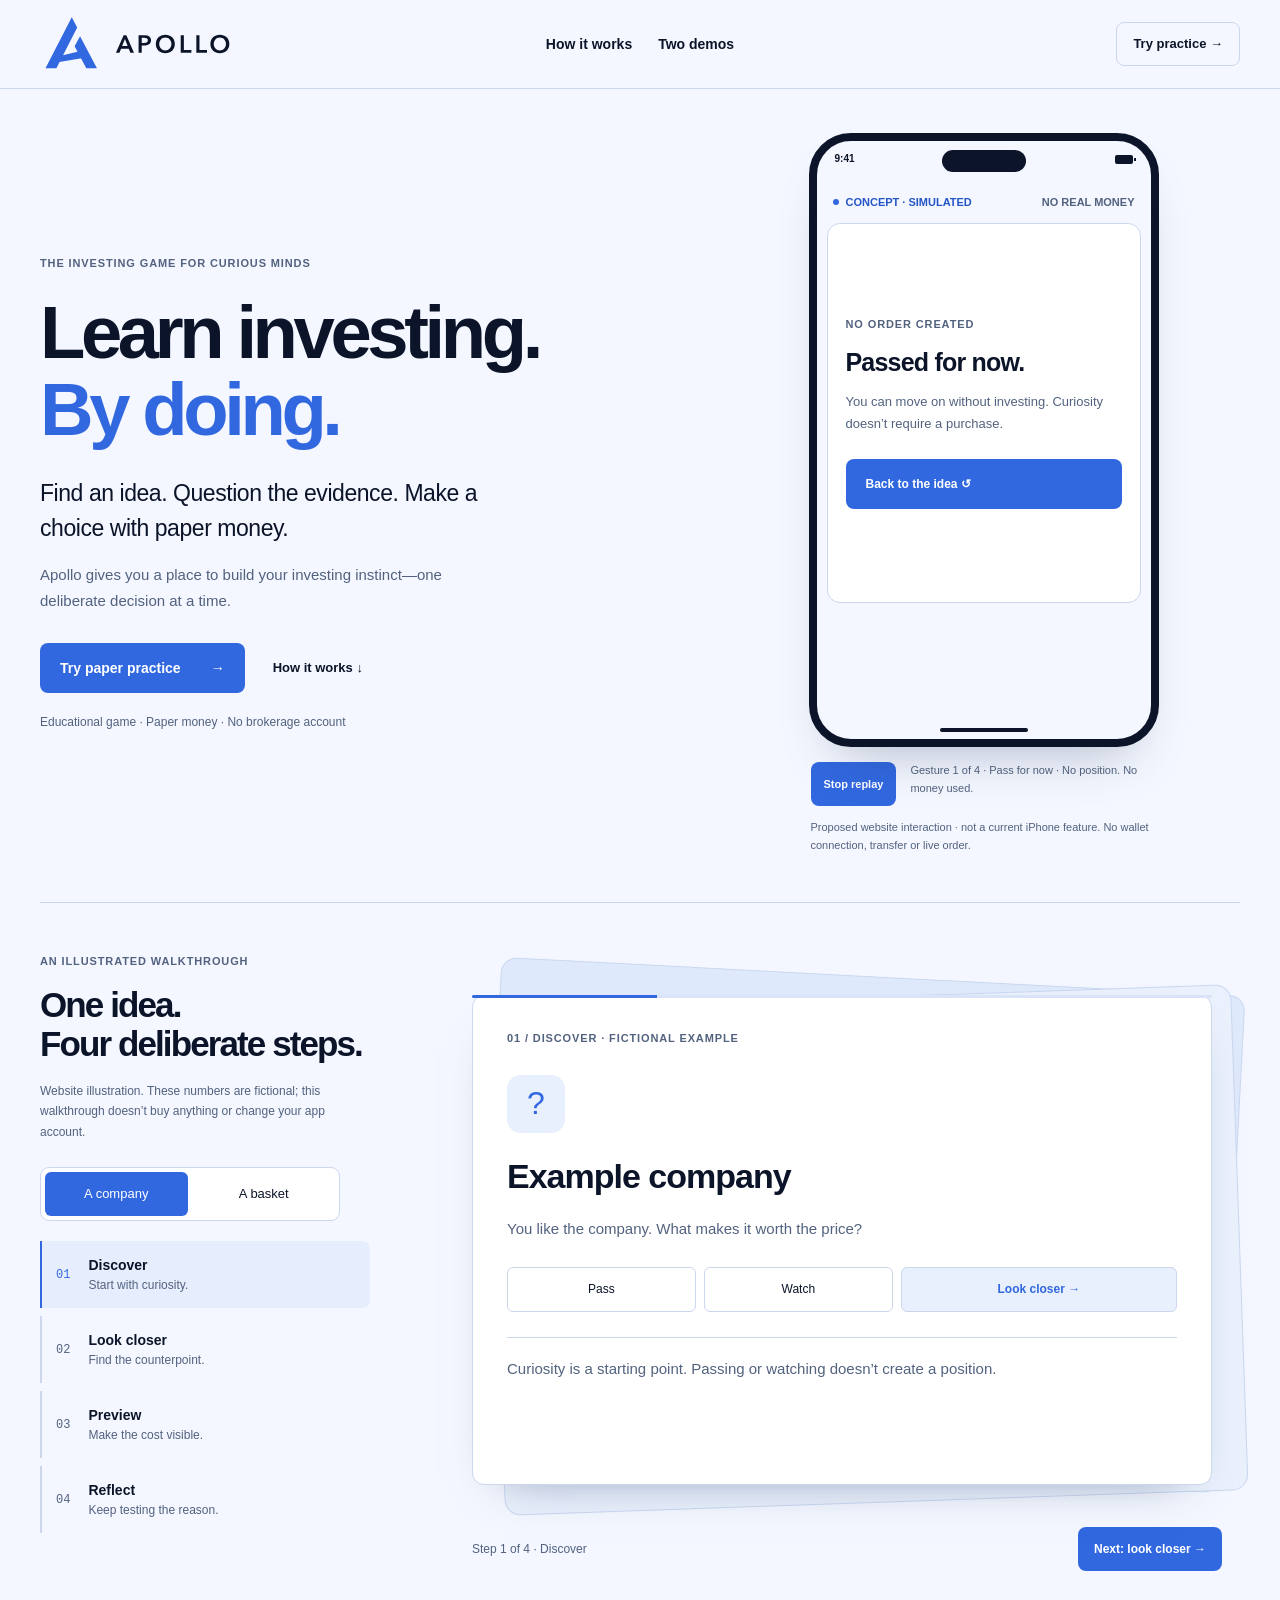
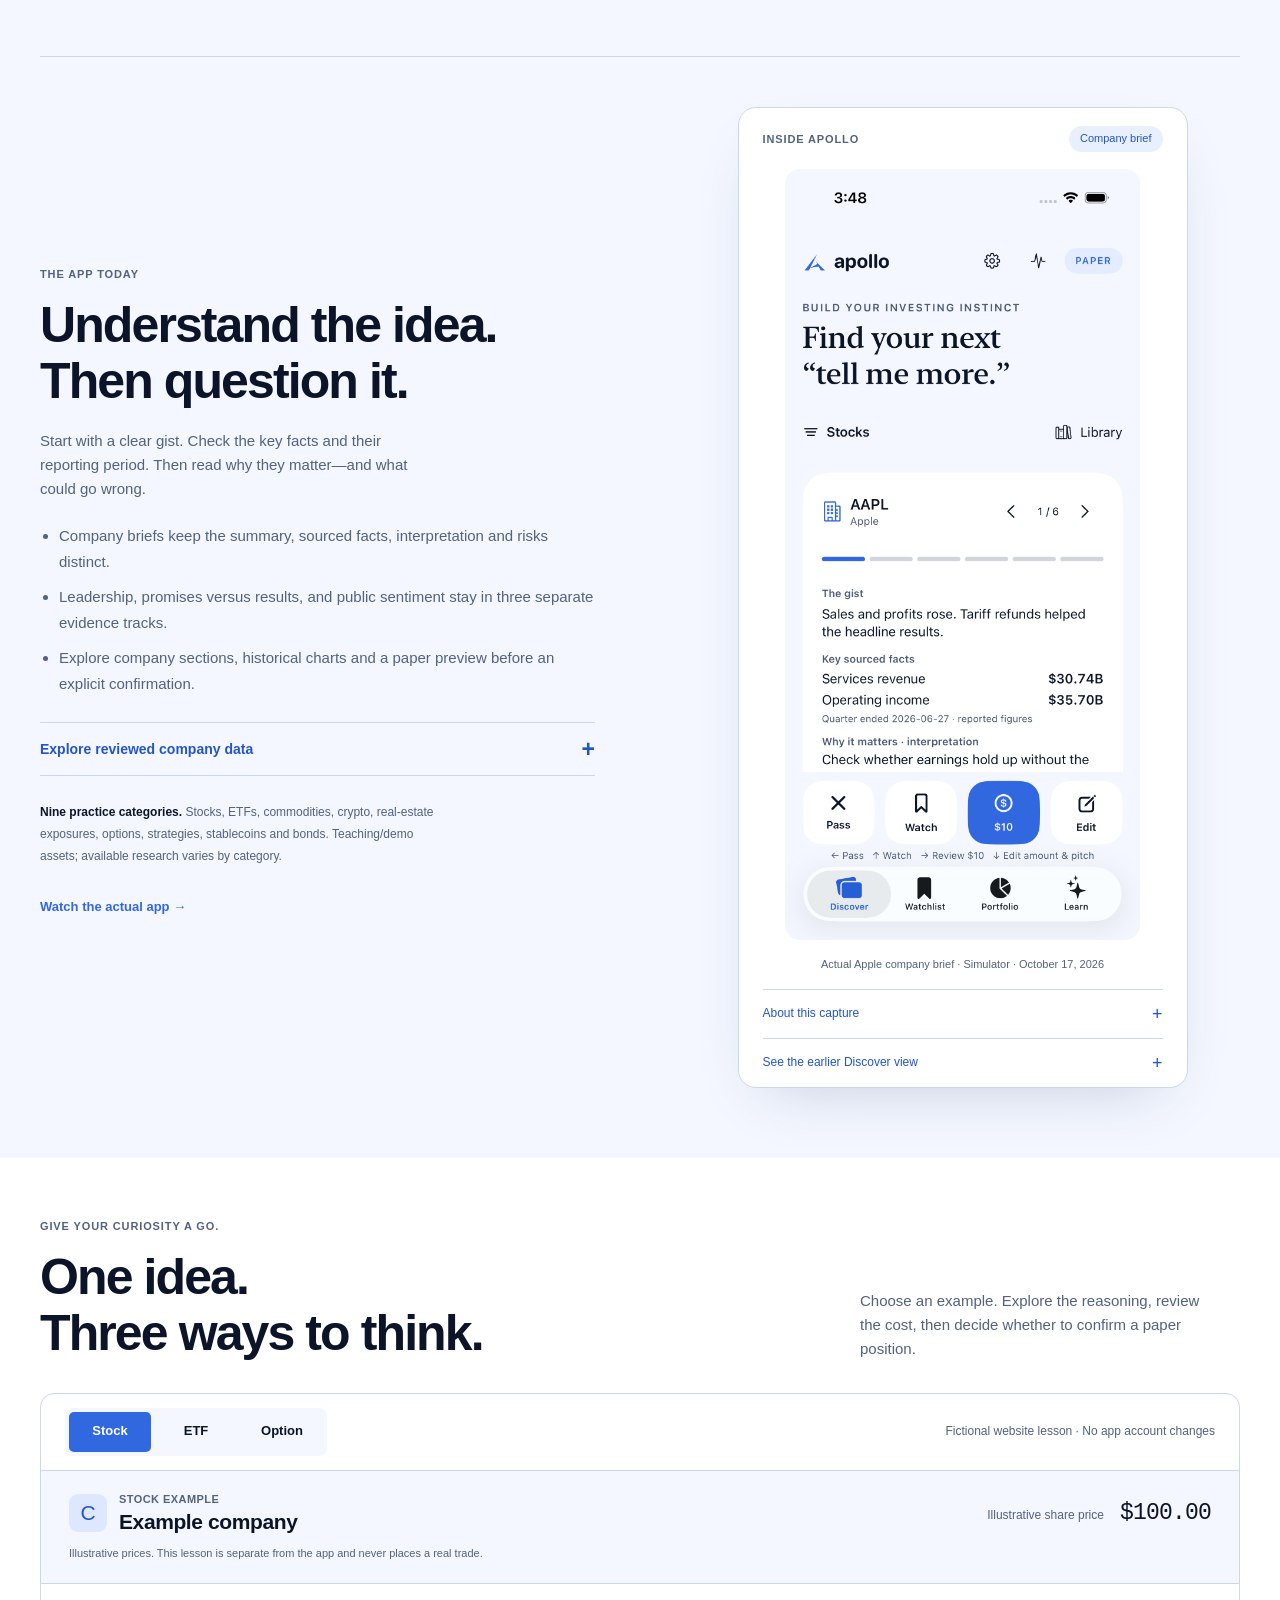
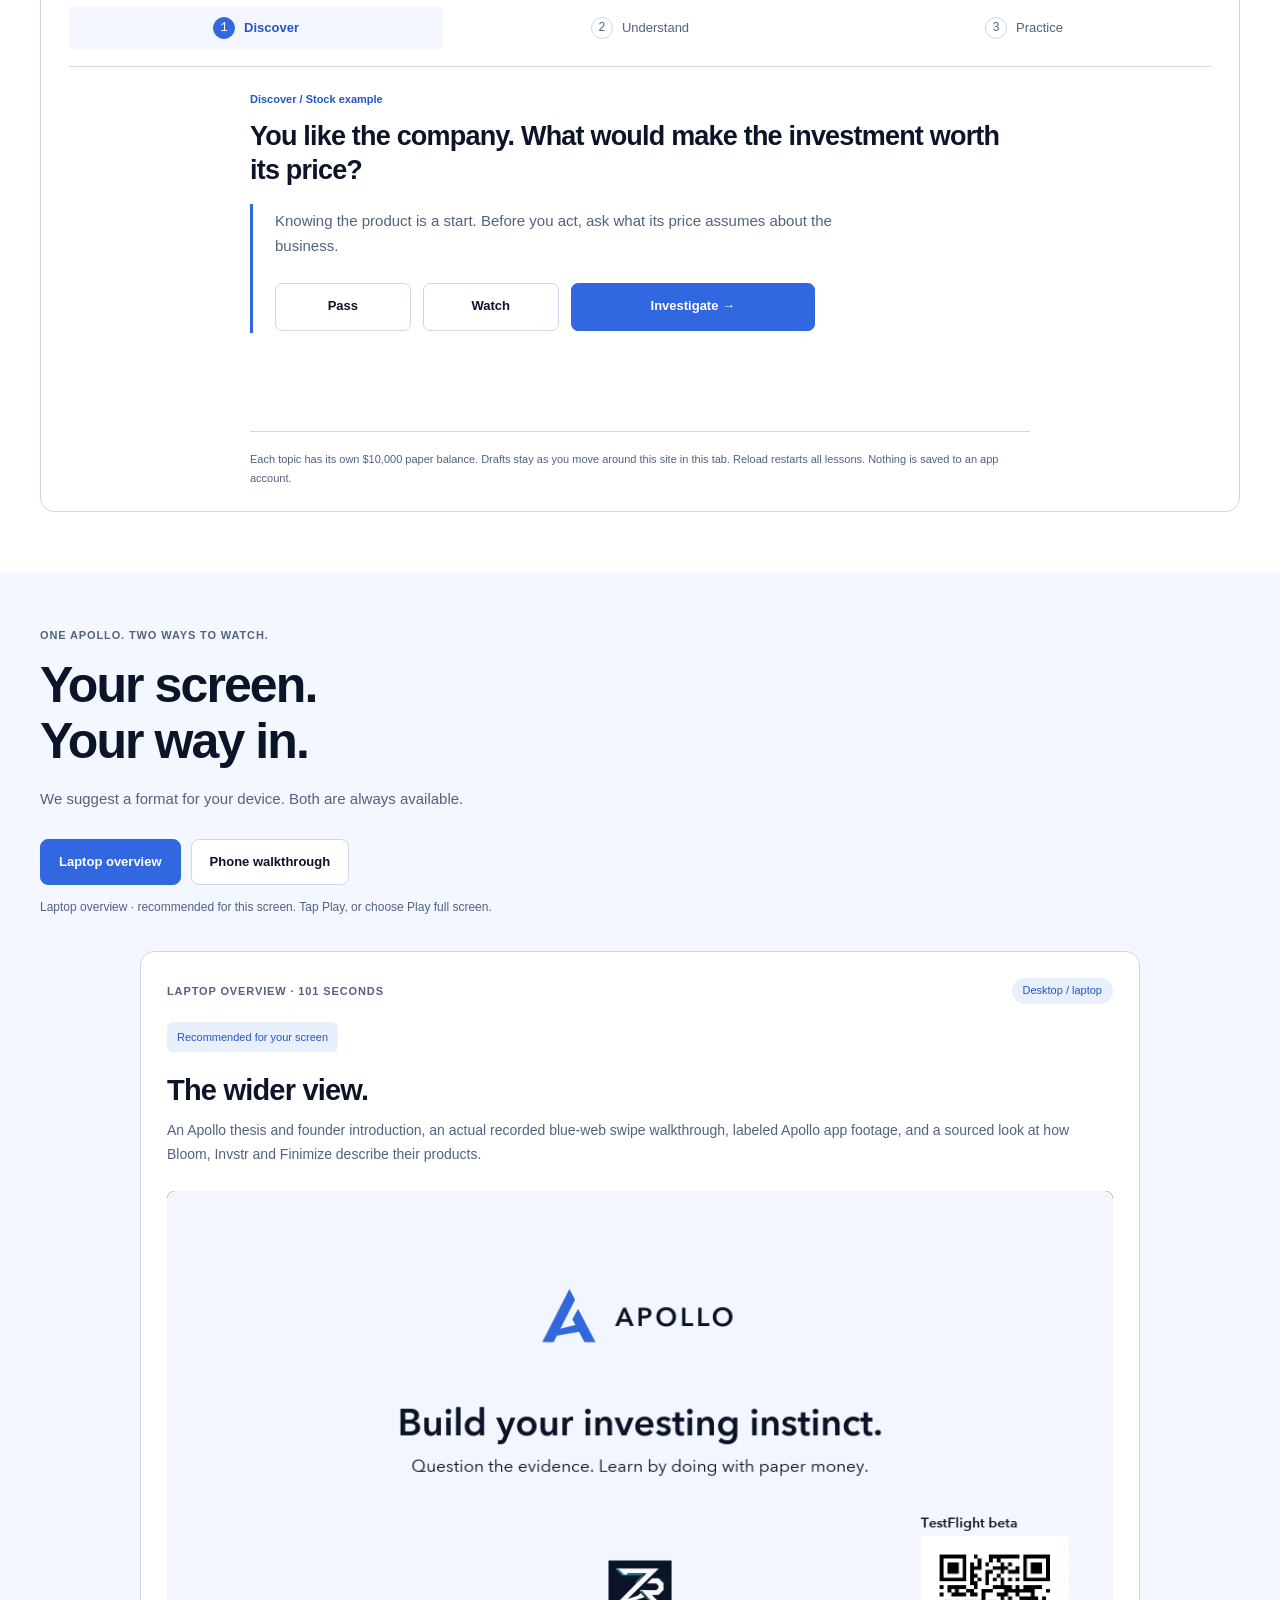
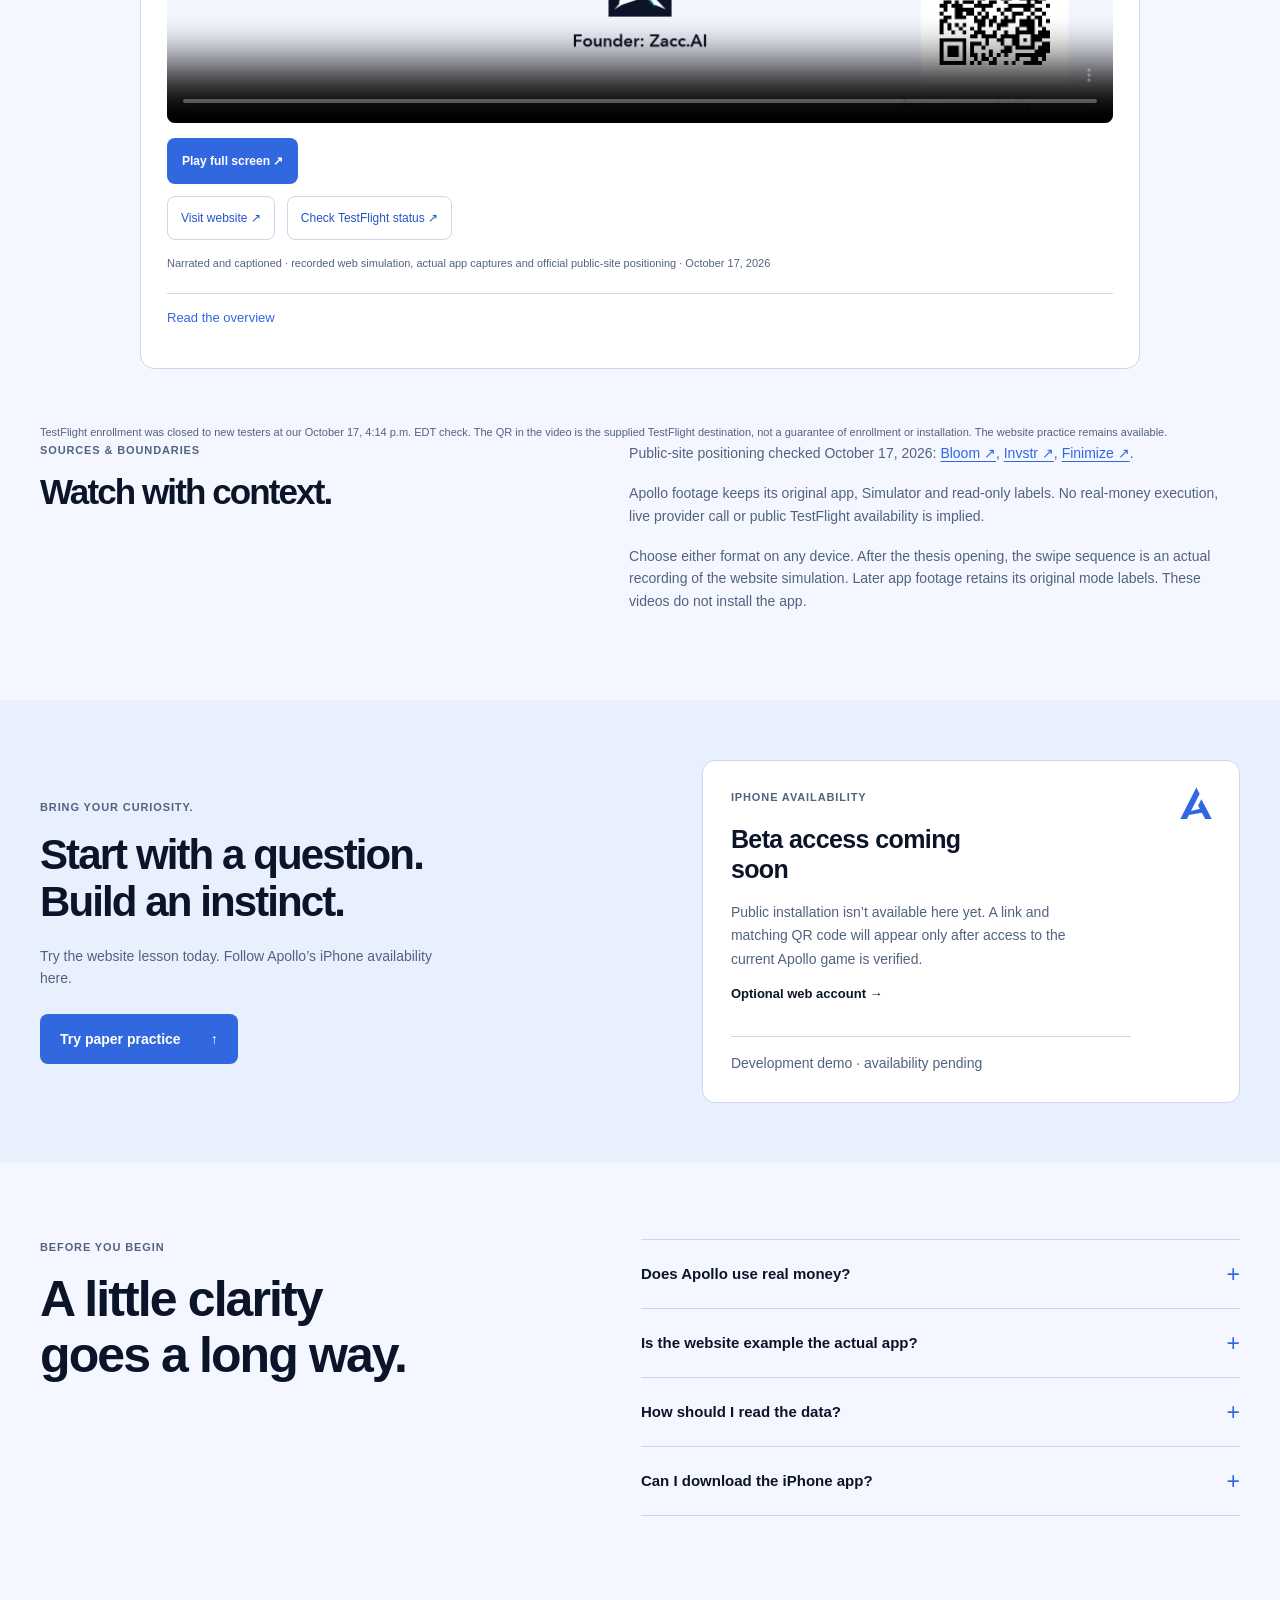
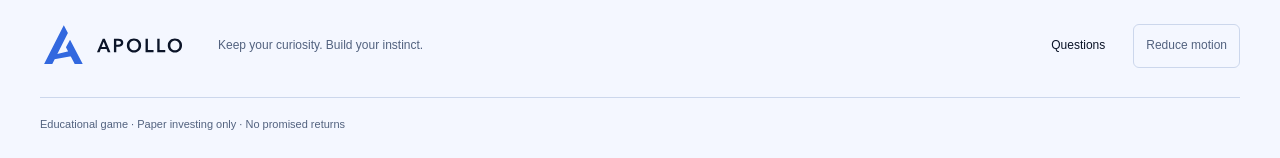
<file: web/marketing/index.html>
<!doctype html><html lang="en"><head><meta charset="utf-8"><meta name="viewport" content="width=device-width,initial-scale=1"><meta name="theme-color" content="#F4F7FF"><title>Learn investing. By doing. — Apollo</title><meta name="description" content="Discover an idea, question the evidence and practice with paper money. Apollo is an educational investing game."><link rel="icon" href="brand/ascending-blue/mark-light.svg?v=899e12be0188e5c8" type="image/svg+xml"><link rel="stylesheet" href="styles.css?v=91d31215c16b7162"><link rel="stylesheet" href="site.css?v=33e4bbf9d9667e3e"><script src="site.js?v=a525a45661b12099" defer></script><link rel="stylesheet" href="hero.css?v=98a4db3d7e65a87c"><script src="hero.js?v=c8e0450c76e98ef6" defer></script><script src="demo-data.js?v=ff58847adbb24e76" defer></script><script src="app.js?v=f1a7bc4fbe2ffdda" defer></script><script src="media.js?v=56cf10825c4f73fd" defer></script><script src="install.js?v=ad53b2c124f0cff4" defer></script><link rel="stylesheet" href="refinement.css?v=68efb3ad990d68be"><script src="adaptive.js?v=0d1a6ac4f5015a9f" defer></script></head><body class="unified-landing"><a class="skip" href="#main">Skip to content</a><header class="site-header"><div class="wrap header-inner"><a class="brand" href="#main" aria-label="Apollo home"><img src="brand/ascending-blue/logo-light.svg?v=dffea6ce51614073" alt="Apollo" width="200" height="62"></a><nav aria-label="Main navigation"><a href="#how">How it works</a><a href="#demos">Two demos</a></nav><a class="nav-beta" href="#practice">Try practice →</a></div></header><main id="main"><section class="hero wrap" aria-labelledby="hero-title">
 <div class="hero-copy"><p class="eyebrow">The investing game for curious minds</p><h1 id="hero-title">Learn investing.<br><span>By doing.</span></h1><p class="hero-description">Find an idea. Question the evidence. Make a choice with paper money.</p><p class="hero-support">Apollo gives you a place to build your investing instinct—one deliberate decision at a time.</p><div class="hero-actions"><a class="button primary" href="#practice">Try paper practice <span aria-hidden="true">→</span></a><a class="quiet-link" href="#how">How it works ↓</a></div><p class="boundary">Educational game · Paper money · No brokerage account</p></div>
 <div class="phone-presentation"><div class="swipe-demo" aria-label="Proposed simulated Apollo interaction"><div class="phone-status" aria-hidden="true"><span>9:41</span><span class="phone-battery"></span></div><div class="phone-screen"><div class="concept-label"><span class="blue-dot" aria-hidden="true"></span>Concept · Simulated<span>No real money</span></div><div id="hero-panel"></div></div></div><div class="hero-guide-controls"><button id="hero-replay" type="button" class="button primary" aria-pressed="false">Play the four swipes</button><p id="hero-guide-status" role="status" aria-live="polite">Swipe the asset card, or see what each direction means.</p></div><p class="hero-concept-boundary">Proposed website interaction · not a current iPhone feature. No wallet connection, transfer or live order.</p><noscript><p>Swipe concept: pass, watch or review a fictional asset. A proposed agent route illustrates $250 less a $2 conversion fee, leaving $248 for four units at $62. Use the separate practice lesson with JavaScript enabled.</p></noscript></div>

</section><section class="journey-section wrap" id="how" aria-labelledby="journey-title"><div class="journey-rail"><p class="eyebrow">An illustrated walkthrough</p><h2 id="journey-title">One idea.<br>Four deliberate steps.</h2><p class="journey-scope">Website illustration. These numbers are fictional; this walkthrough doesn’t buy anything or change your app account.</p><div class="story-topic" role="group" aria-label="Walkthrough example"><button type="button" data-story-topic="stock" aria-pressed="true">A company</button><button type="button" data-story-topic="etf" aria-pressed="false">A basket</button></div><nav class="story-steps" aria-label="Walkthrough steps"><a href="#flow-0" data-story-step="0" aria-current="step"><span>01</span><div><strong>Discover</strong><small>Start with curiosity.</small></div></a><a href="#flow-1" data-story-step="1"><span>02</span><div><strong>Look closer</strong><small>Find the counterpoint.</small></div></a><a href="#flow-2" data-story-step="2"><span>03</span><div><strong>Preview</strong><small>Make the cost visible.</small></div></a><a href="#flow-3" data-story-step="3"><span>04</span><div><strong>Reflect</strong><small>Keep testing the reason.</small></div></a></nav></div><div class="story-column"><div class="story-scene"><div class="story-underlay" aria-hidden="true"></div><div class="story-underlay second" aria-hidden="true"></div><div class="story-track" aria-hidden="true"><span></span></div><div class="story-states">
<article class="story-state" id="flow-0"><p class="eyebrow">01 / Discover · fictional example</p><div class="story-symbol" aria-hidden="true">?</div><h3 data-story-name>Example company</h3><p data-story-question>You like the company. What makes it worth the price?</p><div class="story-choices"><span>Pass</span><span>Watch</span><strong>Look closer →</strong></div><p class="story-aside">Curiosity is a starting point. Passing or watching doesn’t create a position.</p></article>
<article class="story-state" id="flow-1"><p class="eyebrow">02 / Look closer · fictional evidence</p><h3>Find what challenges<br>the first impression.</h3><div class="evidence-bars"><div><span data-story-bar-one-label>Revenue growth</span><strong data-story-bar-one-value>8%</strong><i class="bar-one"></i></div><div><span data-story-bar-two-label>Cost growth</span><strong data-story-bar-two-value>12%</strong><i class="bar-two"></i></div></div><p data-story-evidence>Sales are growing, but costs are growing faster. Revenue alone doesn’t tell the whole story.</p><p class="story-aside">Teaching numbers, not company filings. In the app, check each source, date and limitation.</p></article>
<article class="story-state" id="flow-2"><p class="eyebrow">03 / Preview · no confirmation here</p><h3>Know what the choice<br>would use.</h3><div class="story-order"><span data-story-formula>3 shares × $100</span><strong data-story-cost>$300.00</strong><small>Illustrative position cost</small></div><div class="story-cash"><span>Paper cash after confirmation</span><strong data-story-cash>$9,700.00</strong></div><p class="story-aside">This is a preview. Only explicit confirmation in the practice lesson creates a website paper position.</p></article>
<article class="story-state" id="flow-3"><p class="eyebrow">04 / Reflect · hypothetical outcome</p><h3>A position isn’t<br>the end of the question.</h3><div class="reflection-note"><span>Ask yourself</span><strong data-story-reflect>Would the idea still hold if costs kept outpacing sales?</strong></div><p>The illustrative total stays $10,000 at these example prices. No gain or loss is assumed. Real price changes would change the position’s value.</p><a class="button primary" data-story-practice href="#practice">Try this example →</a></article>
</div></div><div class="story-controls"><p role="status" aria-live="polite" id="story-status">Step 1 of 4 · Discover</p><button type="button" class="button primary" id="story-next">Next: look closer →</button></div><noscript><p class="practice-state-note">All four steps appear below one another without animation. The practice lesson needs JavaScript; the product explanation remains readable.</p></noscript></div></section><section class="home-actual wrap"><div><p class="eyebrow">The app today</p><h2>Understand the idea.<br>Then question it.</h2><p>Start with a clear gist. Check the key facts and their reporting period. Then read why they matter—and what could go wrong.</p><ul class="product-promises"><li>Company briefs keep the summary, sourced facts, interpretation and risks distinct.</li><li>Leadership, promises versus results, and public sentiment stay in three separate evidence tracks.</li><li>Explore company sections, historical charts and a paper preview before an explicit confirmation.</li></ul><details class="reviewed-data"><summary>Explore reviewed company data <span aria-hidden="true">+</span></summary><div class="reviewed-data-grid"><article><h3>Apple <span>AAPL</span></h3><p>Quarter ended 2026-06-27 · Unaudited reported figures</p><dl><div><dt>Services revenue</dt><dd>$30,739 million</dd></div><div><dt>Operating income</dt><dd>$35,695 million</dd></div></dl><a href="https://www.apple.com/newsroom/pdfs/fy2026q3/FY26_Q3_Consolidated_Financial_Statements.pdf" target="_blank" rel="noopener noreferrer">Read the original financial statement ↗</a></article><article><h3>Winmark <span>WINA</span></h3><p>Quarter ended 2026-09-26 · Company-reported figures</p><dl><div><dt>Royalty revenue</dt><dd>$21,707,800</dd></div><div><dt>Net income</dt><dd>$11,818,100</dd></div></dl><a href="https://www.sec.gov/Archives/edgar/data/908315/000090831526000038/wina-ex99d1.htm" target="_blank" rel="noopener noreferrer">Read the original SEC exhibit ↗</a></article></div><p class="data-scope">Reviewed October 17, 2026. Dated company reports, not live quotes or a fresh-news feed. Company statements are not independent proof of an investment case.</p></details><p class="category-scope"><strong>Nine practice categories.</strong> Stocks, ETFs, commodities, crypto, real-estate exposures, options, strategies, stablecoins and bonds. Teaching/demo assets; available research varies by category.</p><a class="quiet-link" href="#demos">Watch the actual app →</a></div><figure class="hero-product"><div class="product-caption"><span class="eyebrow">Inside Apollo</span><span class="small-pill">Company brief</span></div><img class="build4-capture" src="assets/apollo-company-brief-build4.png?v=36b00ec820416adf" alt="Actual Apollo Apple company brief: clear gist, Services revenue $30.74B, operating income $35.70B, quarter ended June 27, 2026, and separate interpretation below." width="1206" height="2622" loading="lazy"><figcaption class="build4-caption">Actual Apple company brief · Simulator · October 17, 2026</figcaption><details class="app-capture"><summary>About this capture <span aria-hidden="true">+</span></summary><p class="build4-caption">The company-card revision prepared for build 4, shown in an isolated Simulator session. This is a real unmodified app capture. Full-flow and latest-build phone acceptance are still unverified; it is not proof of an installed phone build.</p></details><details class="app-capture"><summary>See the earlier Discover view <span aria-hidden="true">+</span></summary><img src="assets/apollo-discover-blue.png?v=979c7abb0191ec1d" alt="Earlier actual Apollo Discover Simulator capture" width="1206" height="2622" loading="lazy"></details></figure></section><section class="demo-section" id="practice" aria-labelledby="demo-title">
  <div class="wrap">
    <div class="section-heading">
      <div><p class="eyebrow">Give your curiosity a go.</p><h2 id="demo-title">One idea.<br>Three ways to think.</h2></div>
      <p>Choose an example. Explore the reasoning, review the cost, then decide whether to confirm a paper position.</p>
    </div>
    <div class="demo-shell">
      <div class="demo-toolbar">
        <div class="topic-controls" role="group" aria-label="Choose an investing example">
          <button type="button" data-topic="stock" aria-pressed="true">Stock</button>
          <button type="button" data-topic="etf" aria-pressed="false">ETF</button>
          <button type="button" data-topic="option" aria-pressed="false">Option</button>
        </div>
        <span class="demo-label">Fictional website lesson · No app account changes</span>
      </div>
      <div class="demo-body">
        <div class="demo-context">
          <div class="asset-heading"><div class="asset-symbol" id="asset-symbol" aria-hidden="true">C</div><div><p class="eyebrow" id="asset-kind">Stock example</p><h3 id="asset-name">Example company</h3></div></div>
          <p id="asset-description">A business you recognize. A price worth questioning.</p>
          <div class="quote"><span id="quote-label">Illustrative share price</span><strong id="asset-price">$100.00</strong></div>
          <div class="question"><span class="eyebrow">Start with a question</span><p id="asset-question">You like the company. What would make the investment worth its price?</p></div>
          <p class="example-scope">Illustrative prices. This lesson is separate from the app and never places a real trade.</p>
        </div>
        <div class="demo-workspace">
          <div class="step-controls" role="group" aria-label="Example stages">
            <button type="button" data-step="0" aria-pressed="true" aria-controls="demo-panel"><span>1</span> Discover</button>
            <button type="button" data-step="1" aria-pressed="false" aria-controls="demo-panel"><span>2</span> Understand</button>
            <button type="button" data-step="2" aria-pressed="false" aria-controls="demo-panel"><span>3</span> Practice</button>
          </div>
          <div id="demo-panel"></div>
          <p class="demo-persistence">Each topic has its own $10,000 paper balance. Drafts stay as you move around this site in this tab. Reload restarts all lessons. Nothing is saved to an app account.</p>
        </div>
      </div>
    </div>
    <noscript><div class="no-script">The guided example needs JavaScript. Apollo’s idea is simple: discover an investment, examine its risks, then review and explicitly confirm a paper order. No real money is used.</div></noscript>
  </div>
</section><div class="demo-format-heading wrap"><p class="eyebrow">One Apollo. Two ways to watch.</p><h2>Your screen.<br>Your way in.</h2><p>We suggest a format for your device. Both are always available.</p></div><div class="demo-format-controls wrap" data-demo-format-controls hidden><div class="demo-format-buttons" role="group" aria-label="Choose video format"><button type="button" data-video-choice="desktop" aria-controls="laptop-demo" aria-pressed="true">Laptop overview</button><button type="button" data-video-choice="phone" aria-controls="phone-demo" aria-pressed="false">Phone walkthrough</button></div><p id="demo-format-status" role="status" aria-live="polite"></p></div><section id="demos" class="demo-chooser wrap" aria-label="Choose a demo format"><article id="laptop-demo" class="video-choice"><div class="video-heading"><span class="eyebrow">Laptop overview · 101 seconds</span><span class="small-pill">Desktop / laptop</span></div><p class="device-recommendation" data-device="desktop" hidden>Recommended for your screen</p><h2>The wider view.</h2><p>An Apollo thesis and founder introduction, an actual recorded blue-web swipe walkthrough, labeled Apollo app footage, and a sourced look at how Bloom, Invstr and Finimize describe their products.</p><video controls playsinline preload="metadata" poster="assets/laptop-thesis-poster.png?v=01e20223013180f5" aria-label="Apollo desktop product overview with narration"><source src="assets/apollo-laptop.mp4?v=bf65fe5a23f4a422" type="video/mp4"><track kind="captions" src="assets/apollo-laptop.vtt?v=9a3cd44f0eca356c" srclang="en" label="English" default></video><div class="video-actions"><button type="button" class="button primary" data-video-fullscreen hidden>Play full screen ↗</button><p class="playback-status" role="status"></p><div class="demo-destinations" aria-label="Links shown in this video"><a href="https://apollo.zacc.ai/" target="_blank" rel="noopener noreferrer">Visit website ↗</a><a href="https://testflight.apple.com/join/6vZHHhZX" target="_blank" rel="noopener noreferrer">Check TestFlight status ↗</a></div></div><p class="video-caption">Narrated and captioned · recorded web simulation, actual app captures and official public-site positioning · October 17, 2026</p><details><summary>Read the overview</summary><p>Apollo is an educational paper-investing game. Discover ideas, inspect evidence and risks, preview a paper cost and reflect on a choice. Official Bloom marketing combines learning, investing and automation; Invstr presents financial learning and virtual portfolios; Finimize presents market news, guides and research. This compares public marketing, not authenticated competitor apps or a claim that they lack features.</p></details></article><article id="phone-demo" class="video-choice portrait-choice"><div class="video-heading"><span class="eyebrow">Phone walkthrough · 72 seconds</span><span class="small-pill">Mobile / phone</span></div><p class="device-recommendation" data-device="phone" hidden>Recommended for your screen</p><h2>The app, up close.</h2><p>The Apollo thesis and founder introduction, a recorded blue-web swipe walkthrough, then actual app recordings and held screens. Use full screen on your phone.</p><video controls playsinline preload="metadata" poster="assets/phone-thesis-poster.png?v=2f72ca4c2b5709ae" aria-label="Apollo portrait app walkthrough with narration"><source src="assets/apollo-phone.mp4?v=1f4daca3b5e62d30" type="video/mp4"><track kind="captions" src="assets/apollo-phone.vtt?v=c4e215dded32d33e" srclang="en" label="English" default></video><div class="video-actions"><button type="button" class="button primary" data-video-fullscreen hidden>Play full screen ↗</button><p class="playback-status" role="status"></p><div class="demo-destinations" aria-label="Links shown in this video"><a href="https://apollo.zacc.ai/" target="_blank" rel="noopener noreferrer">Visit website ↗</a><a href="https://testflight.apple.com/join/6vZHHhZX" target="_blank" rel="noopener noreferrer">Check TestFlight status ↗</a></div></div><p class="video-caption">Narrated and captioned · recorded web simulation, genuine app clips and held captures · mode labels remain visible</p><details><summary>Read the walkthrough</summary><p>The portrait edit introduces Apollo, moves through onboarding and shows actual learning, chart and paper-investing screens. It combines genuine recordings with held captures; it does not simulate taps, installation or a new owner-phone purchase. Simulator and read-only modes are labeled in the footage.</p></details></article></section><p class="wrap video-caption">TestFlight enrollment was closed to new testers at our October 17, 4:14 p.m. EDT check. The QR in the video is the supplied TestFlight destination, not a guarantee of enrollment or installation. The website practice remains available.</p><section class="demo-sources wrap"><div><p class="eyebrow">Sources &amp; boundaries</p><h2>Watch with context.</h2></div><div><p>Public-site positioning checked October 17, 2026: <a href="https://www.bloomapp.com/" target="_blank" rel="noopener noreferrer">Bloom ↗</a>, <a href="https://app.invstr.com/" target="_blank" rel="noopener noreferrer">Invstr ↗</a>, <a href="https://finimize.com/" target="_blank" rel="noopener noreferrer">Finimize ↗</a>.</p><p>Apollo footage keeps its original app, Simulator and read-only labels. No real-money execution, live provider call or public TestFlight availability is implied.</p><p>Choose either format on any device. After the thesis opening, the swipe sequence is an actual recording of the website simulation. Later app footage retains its original mode labels. These videos do not install the app.</p></div></section><section class="access-section" id="access" aria-labelledby="access-title">
  <div class="wrap access-layout">
    <div><p class="eyebrow">Bring your curiosity.</p><h2 id="access-title">Start with a question.<br>Build an instinct.</h2><p>Try the website lesson today. Follow Apollo’s iPhone availability here.</p><a class="button primary" href="#practice">Try paper practice <span aria-hidden="true">↑</span></a></div>
    <div class="access-card">
      <img class="access-mark" src="brand/ascending-blue/mark-light.svg?v=899e12be0188e5c8" alt="" width="40" height="40">
      <p class="eyebrow">iPhone availability</p><h3 id="access-status">Beta access coming soon</h3>
      <p id="access-detail">Public installation isn’t available here yet. A link and matching QR code will appear only after access to the current Apollo game is verified.</p>
      <a id="install-link" class="button primary" hidden rel="noopener noreferrer">Open Apollo in TestFlight</a>
      <div id="qr-region" hidden><img id="install-qr" alt="QR code for the same verified Apollo install link" width="192" height="192"><p>Scan with your iPhone camera.</p></div>
      <p id="install-steps" hidden></p><a class="quiet-link" href="account.html">Optional web account →</a><p class="access-meta" id="build-label">Development demo · availability pending</p>
    </div>
  </div>
</section><section class="questions-section wrap" id="questions" aria-labelledby="questions-title">
  <div><p class="eyebrow">Before you begin</p><h2 id="questions-title">A little clarity<br>goes a long way.</h2></div>
  <div class="faq-list">
    <details><summary>Does Apollo use real money?</summary><p>No. Apollo is an educational game with simulated orders and a paper portfolio. It provides no real-money trading, brokerage account or personalized investment advice.</p></details>
    <details><summary>Is the website example the actual app?</summary><p>Product images are labeled actual app captures. The website lesson is fictional and separate from the app. It never changes your app account, and it resets on reload. The video opening records this website simulation; later footage retains its original app and Simulator labels.</p></details>
    <details><summary>How should I read the data?</summary><p>Check the source, date and limits of each item. Demo prices and teaching illustrations are separate from sourced research. Paper results are simulated and don’t predict real returns.</p></details>
    <details><summary>Can I download the iPhone app?</summary><p id="availability-answer">The public beta link isn’t available here yet. This page will show an install link and matching QR code once access to the current Apollo game is verified.</p></details>
  </div>
</section></main><footer class="wrap"><a class="brand" href="#main" aria-label="Apollo home"><img src="brand/ascending-blue/logo-light.svg?v=dffea6ce51614073" alt="Apollo" width="150" height="47"></a><p>Keep your curiosity. Build your instinct.</p><a href="#questions">Questions</a><button class="motion-toggle" type="button" aria-pressed="false">Reduce motion</button><small>Educational game · Paper investing only · No promised returns</small></footer></body></html>
</file>
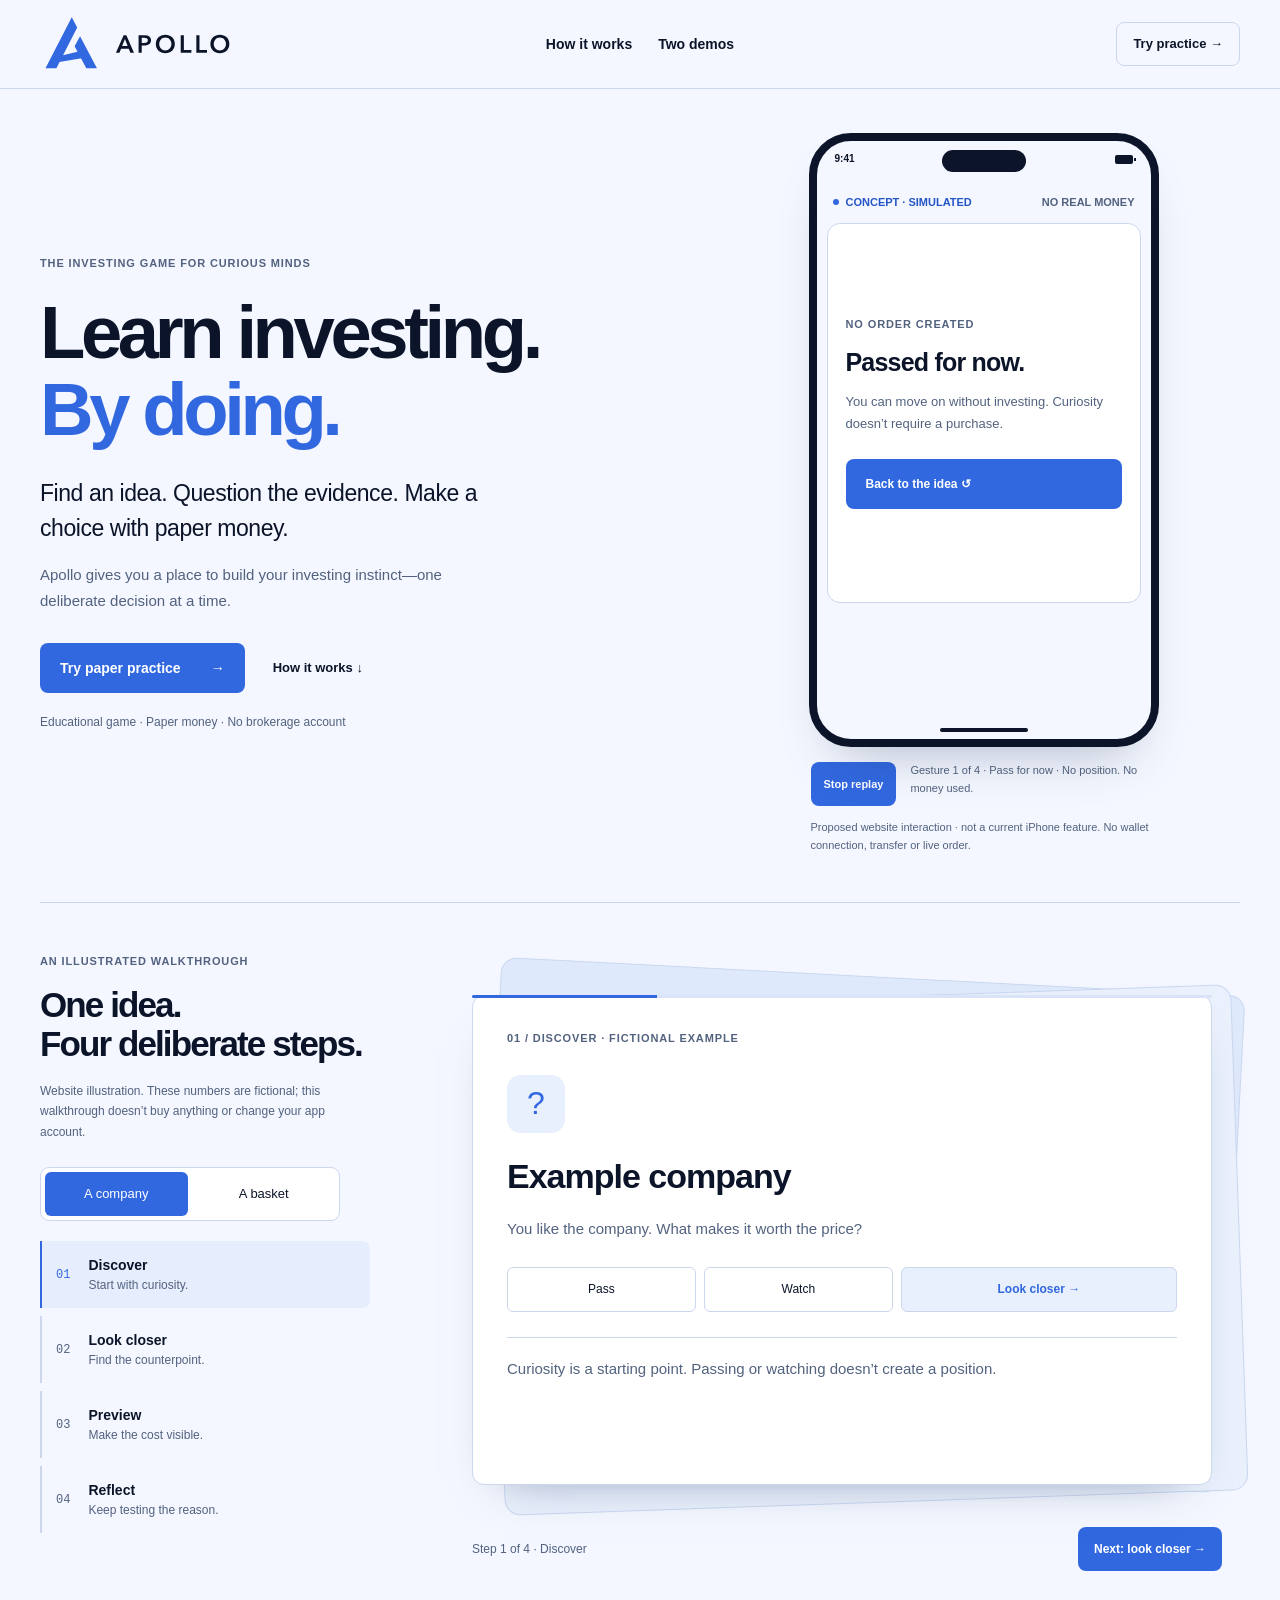
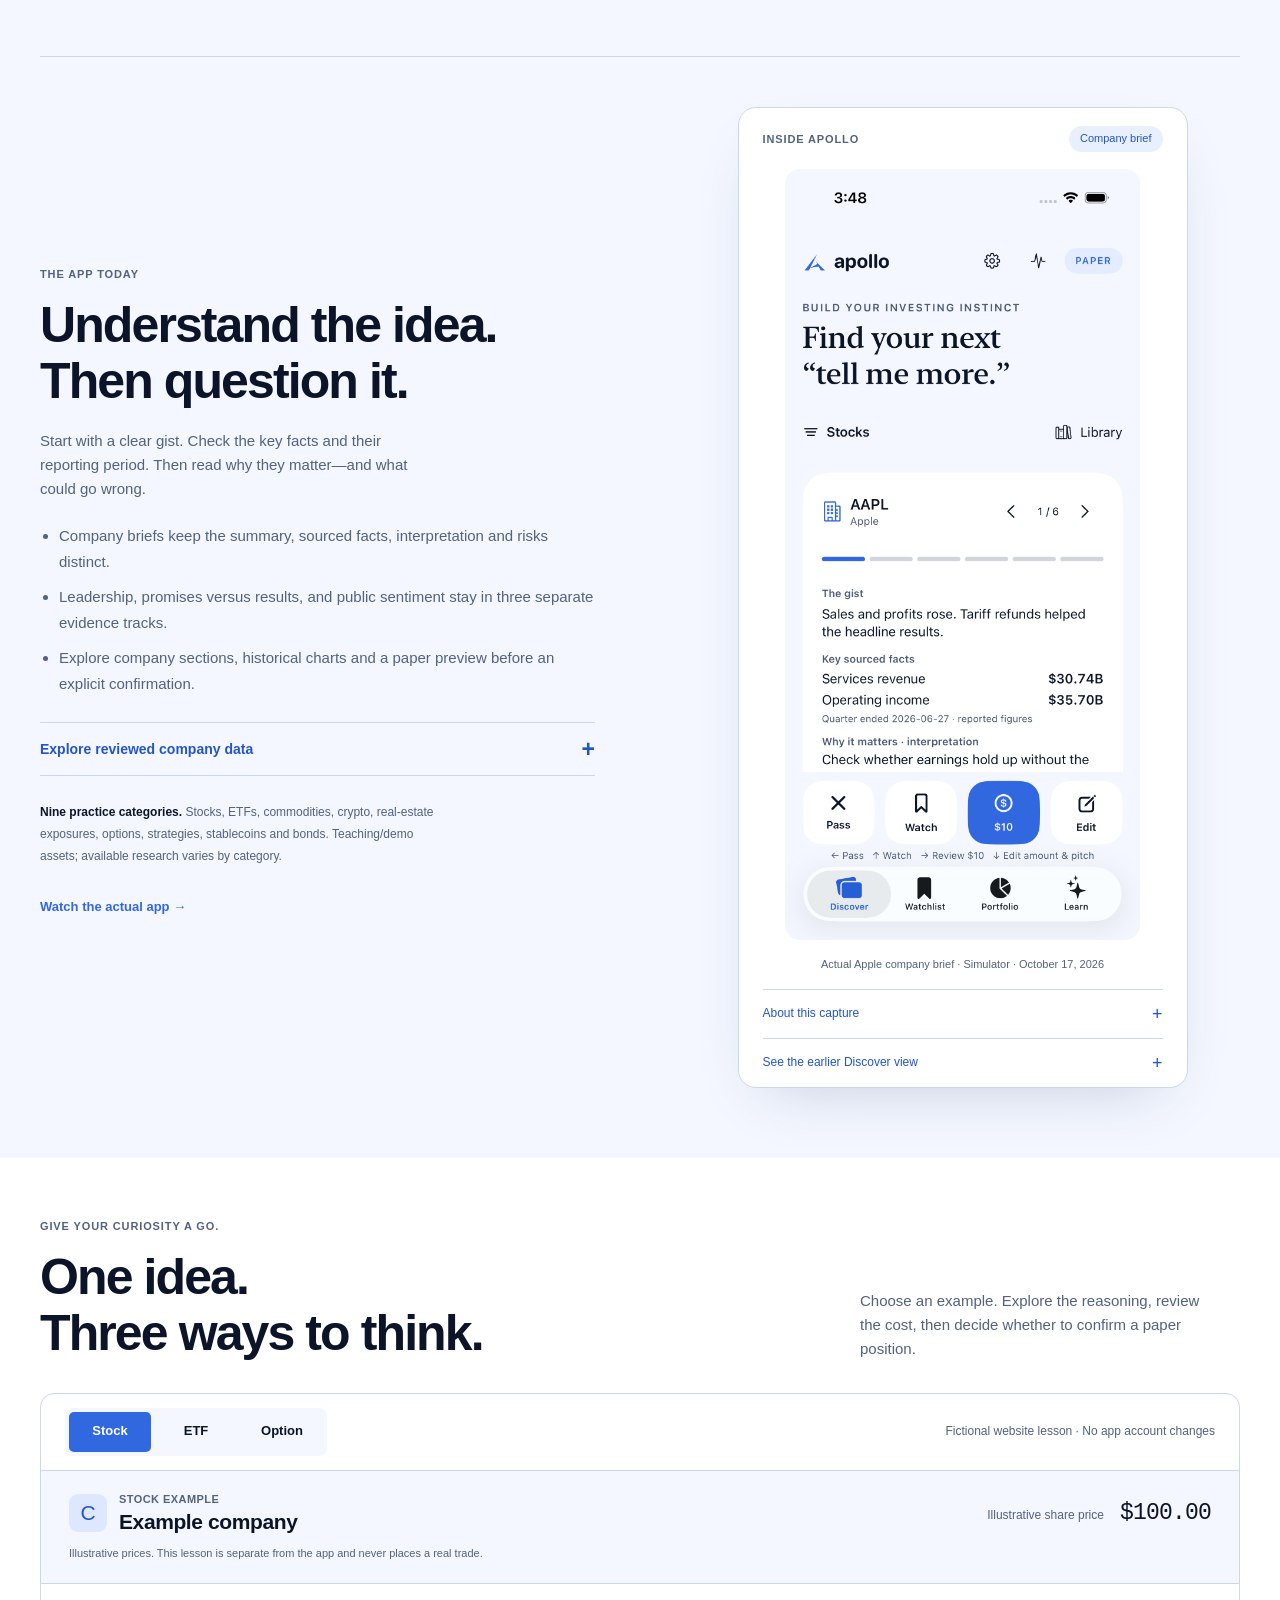
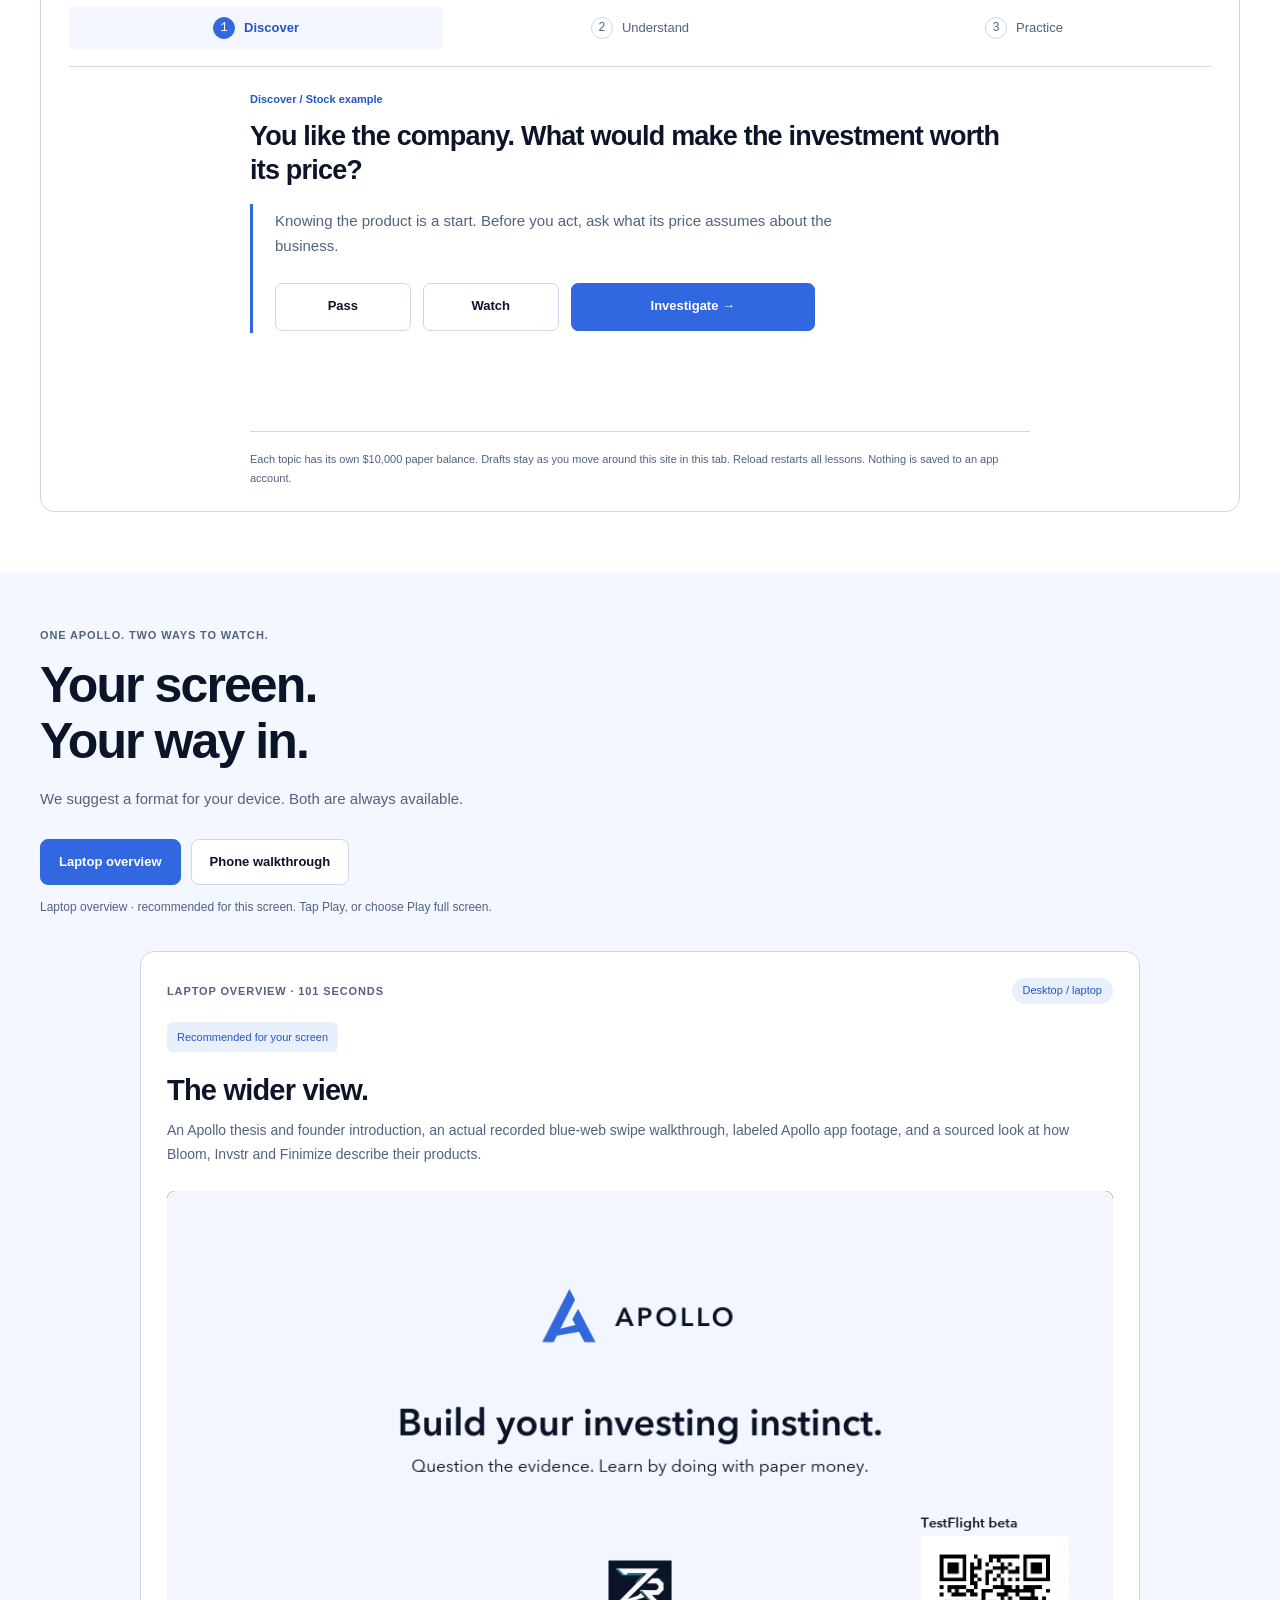
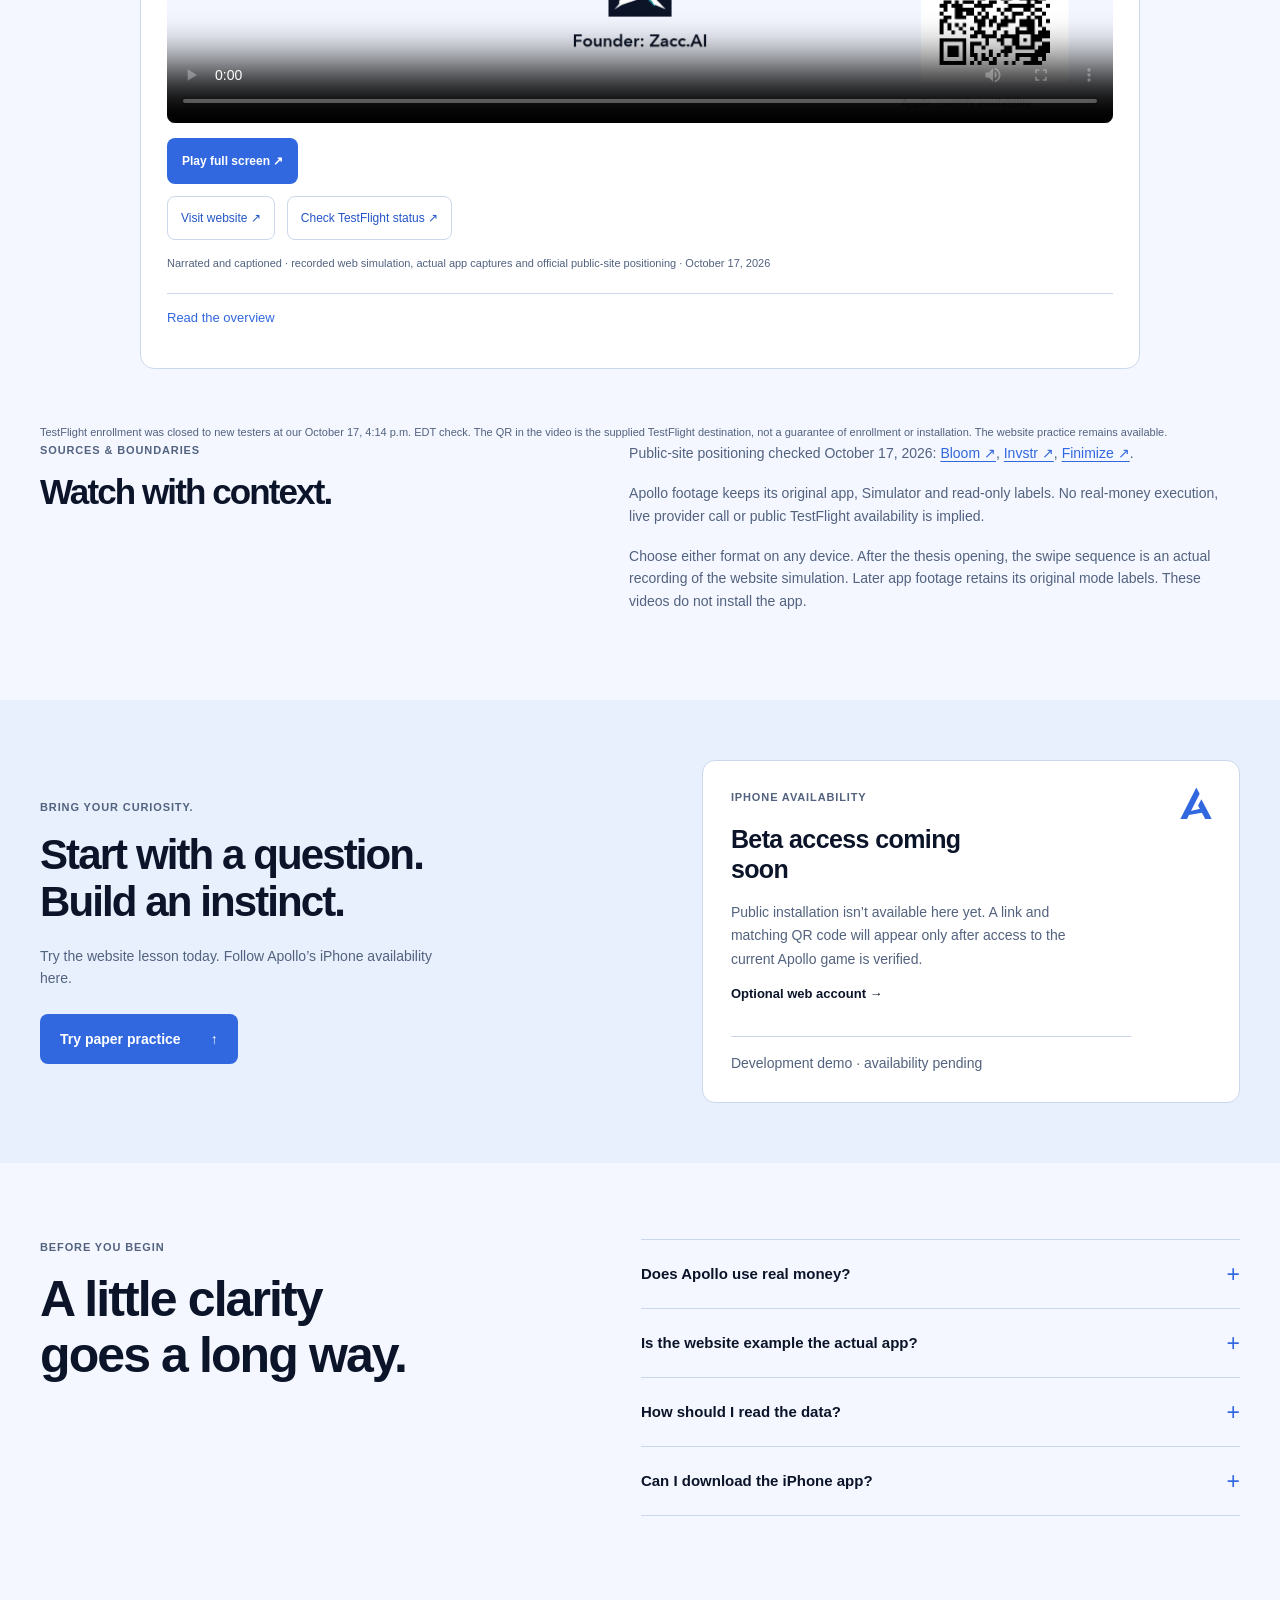
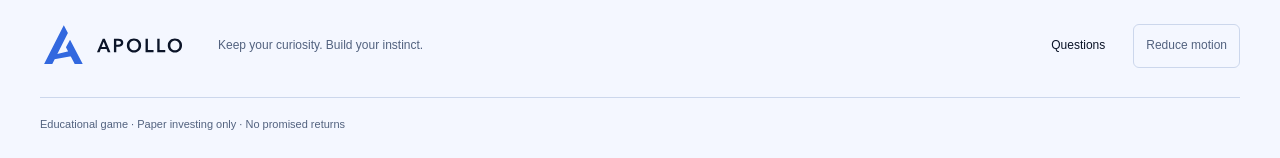
<file: web/marketing/access.html>
<!doctype html><html lang="en"><head><meta charset="utf-8"><meta name="viewport" content="width=device-width,initial-scale=1"><title>Apollo</title><script src="redirect.js" defer data-anchor="access"></script></head><body><a href="index.html#access">Continue to Apollo</a></body></html>
</file>
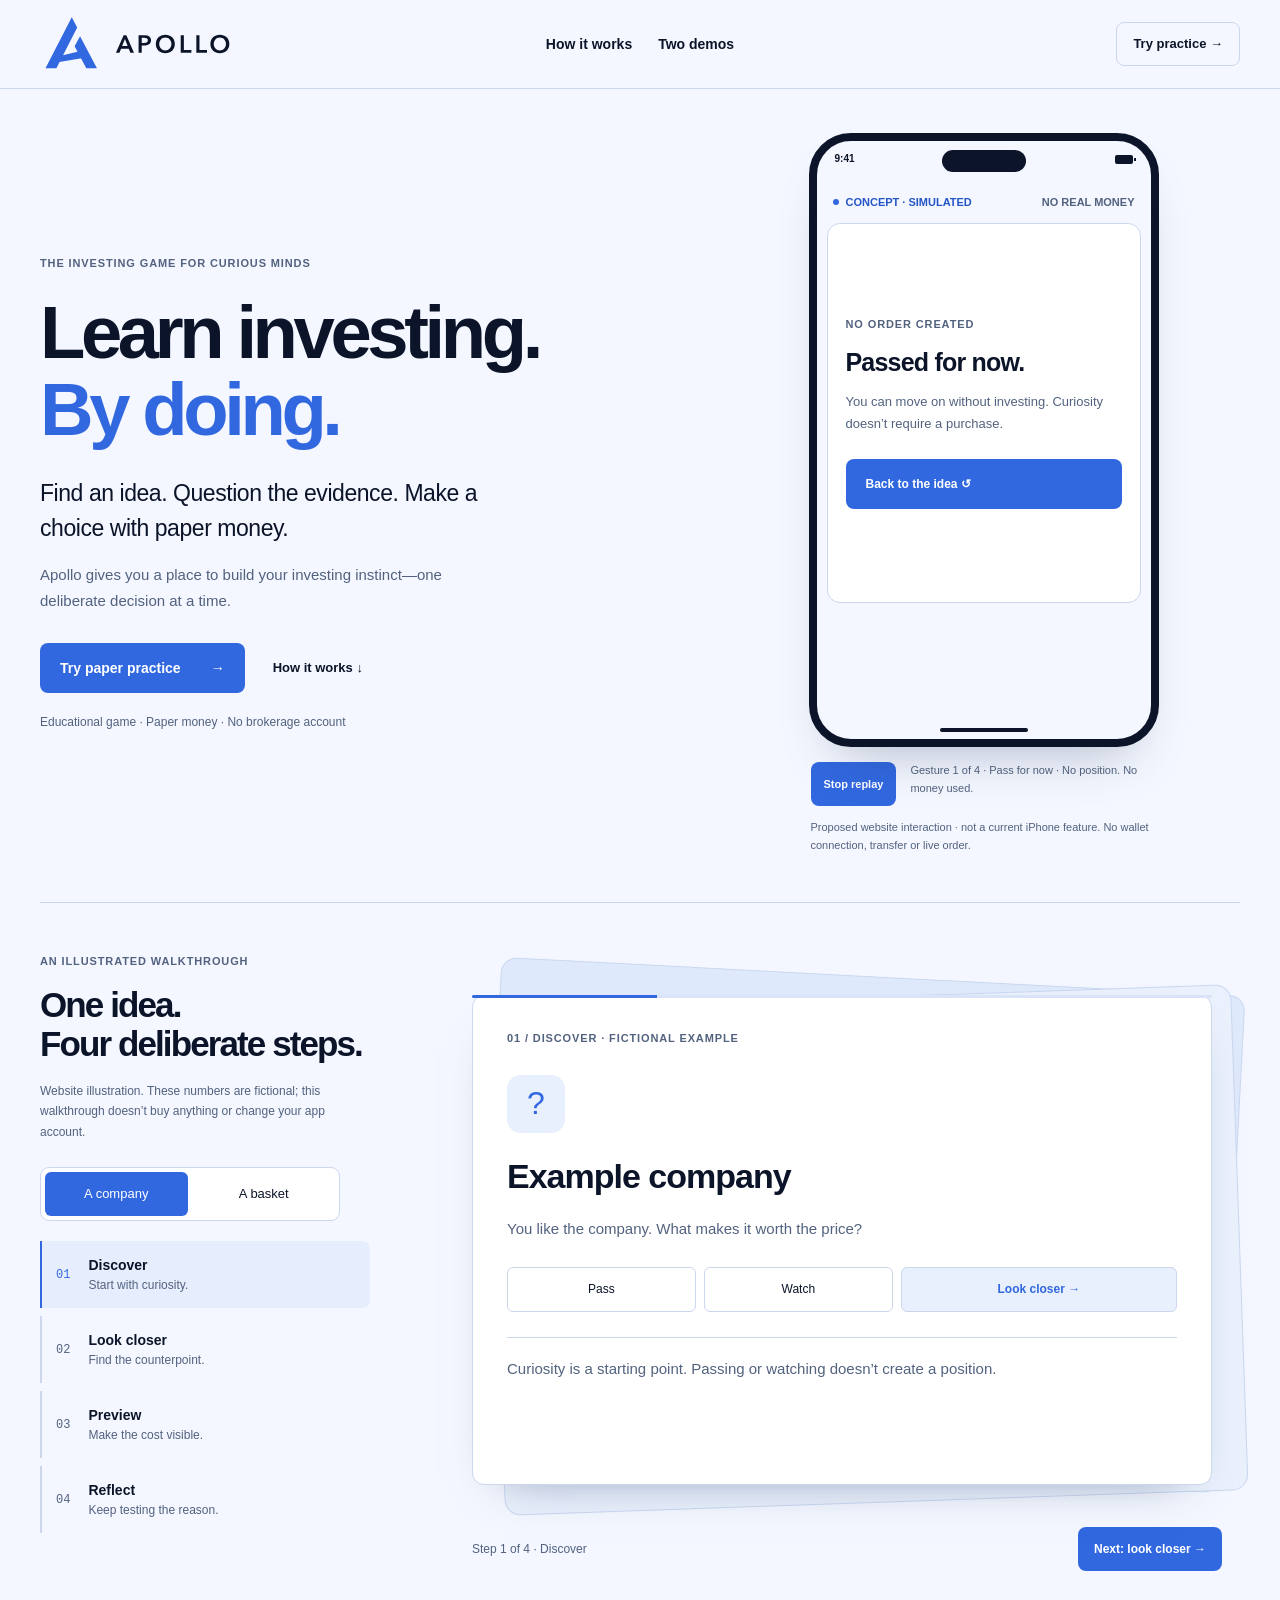
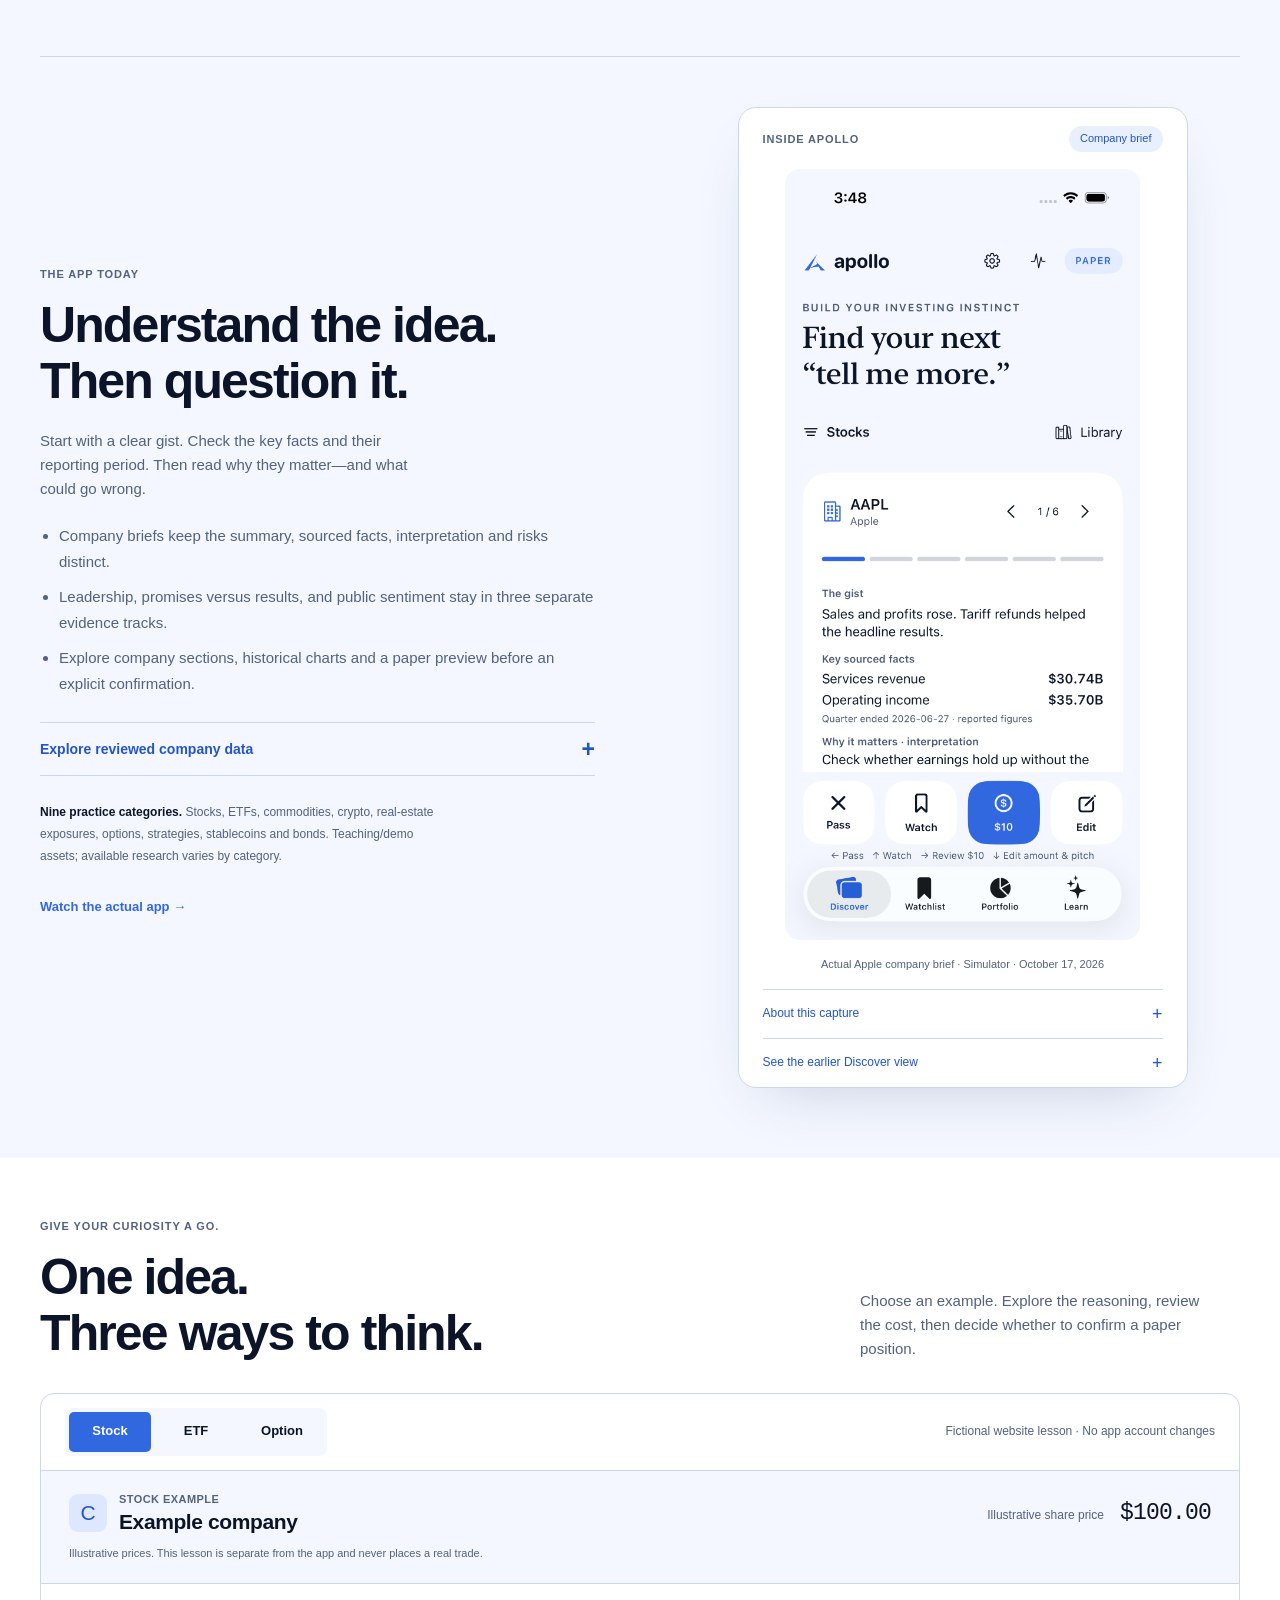
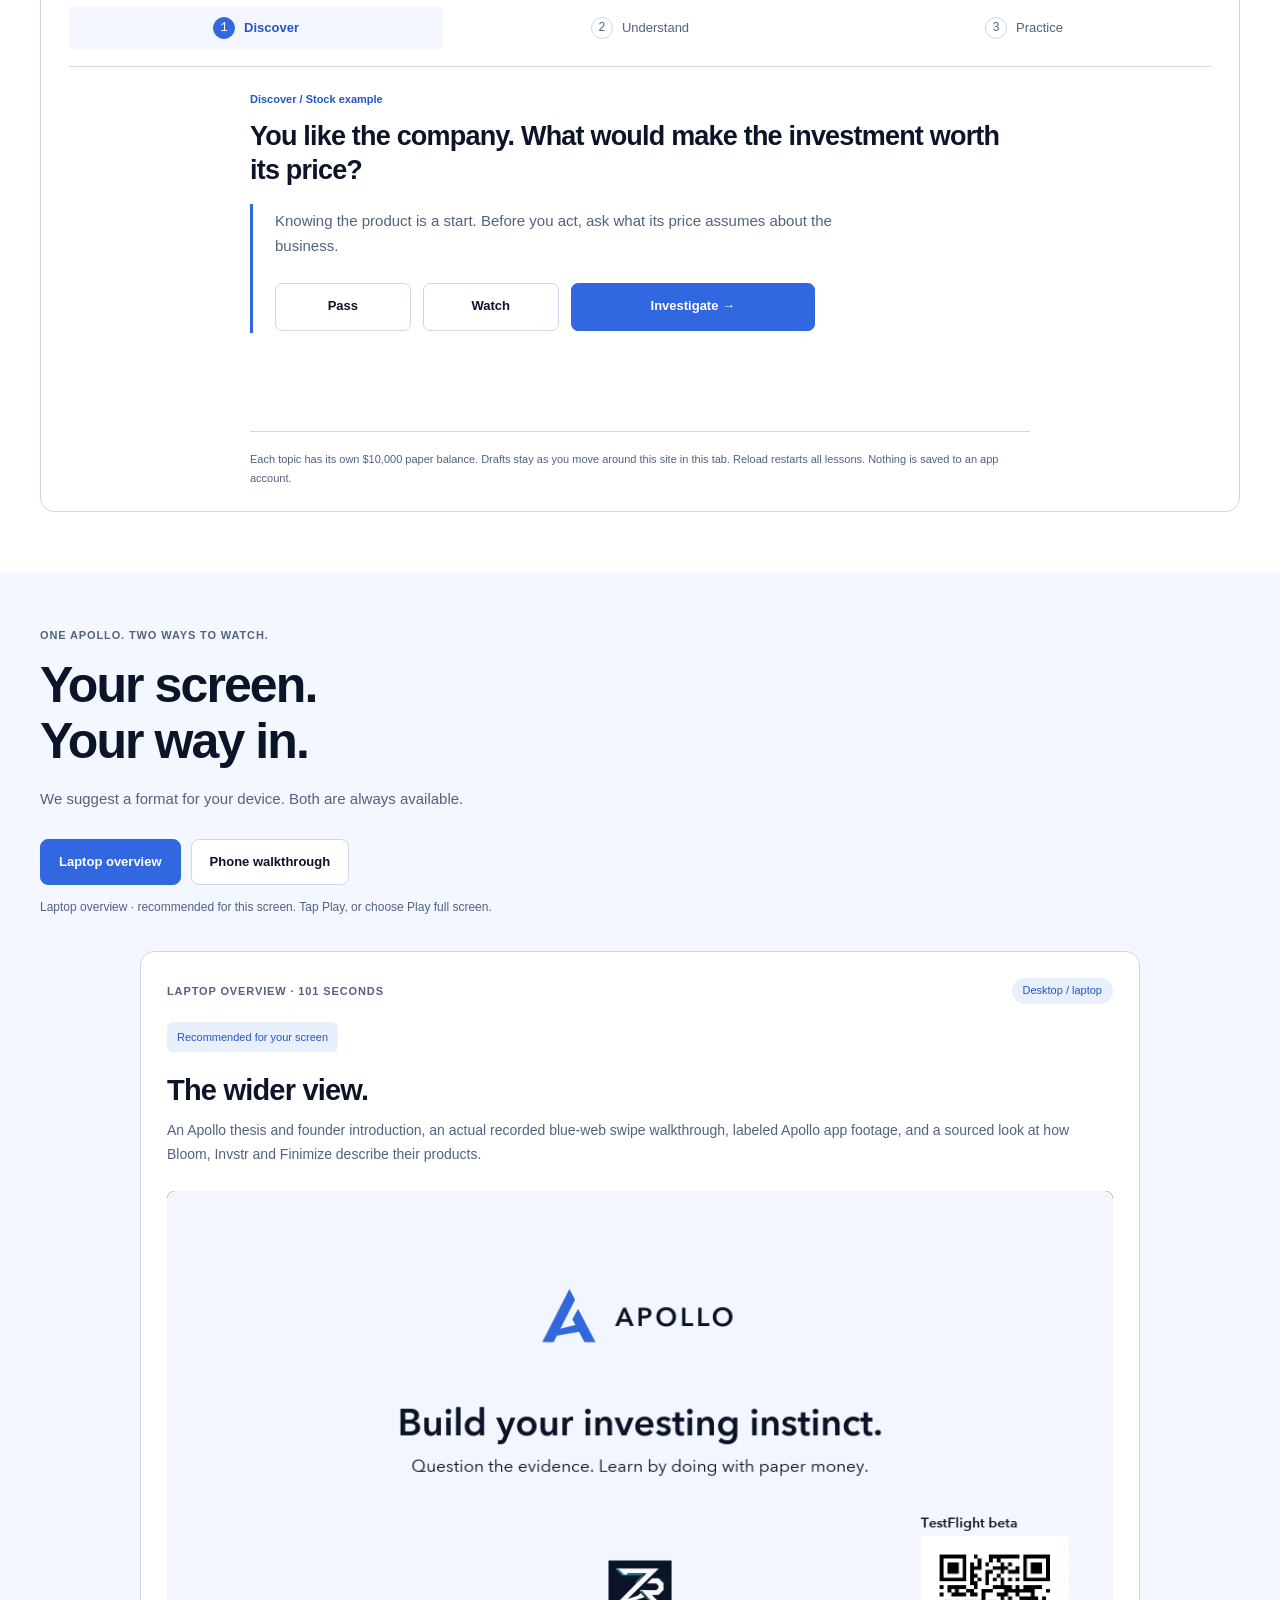
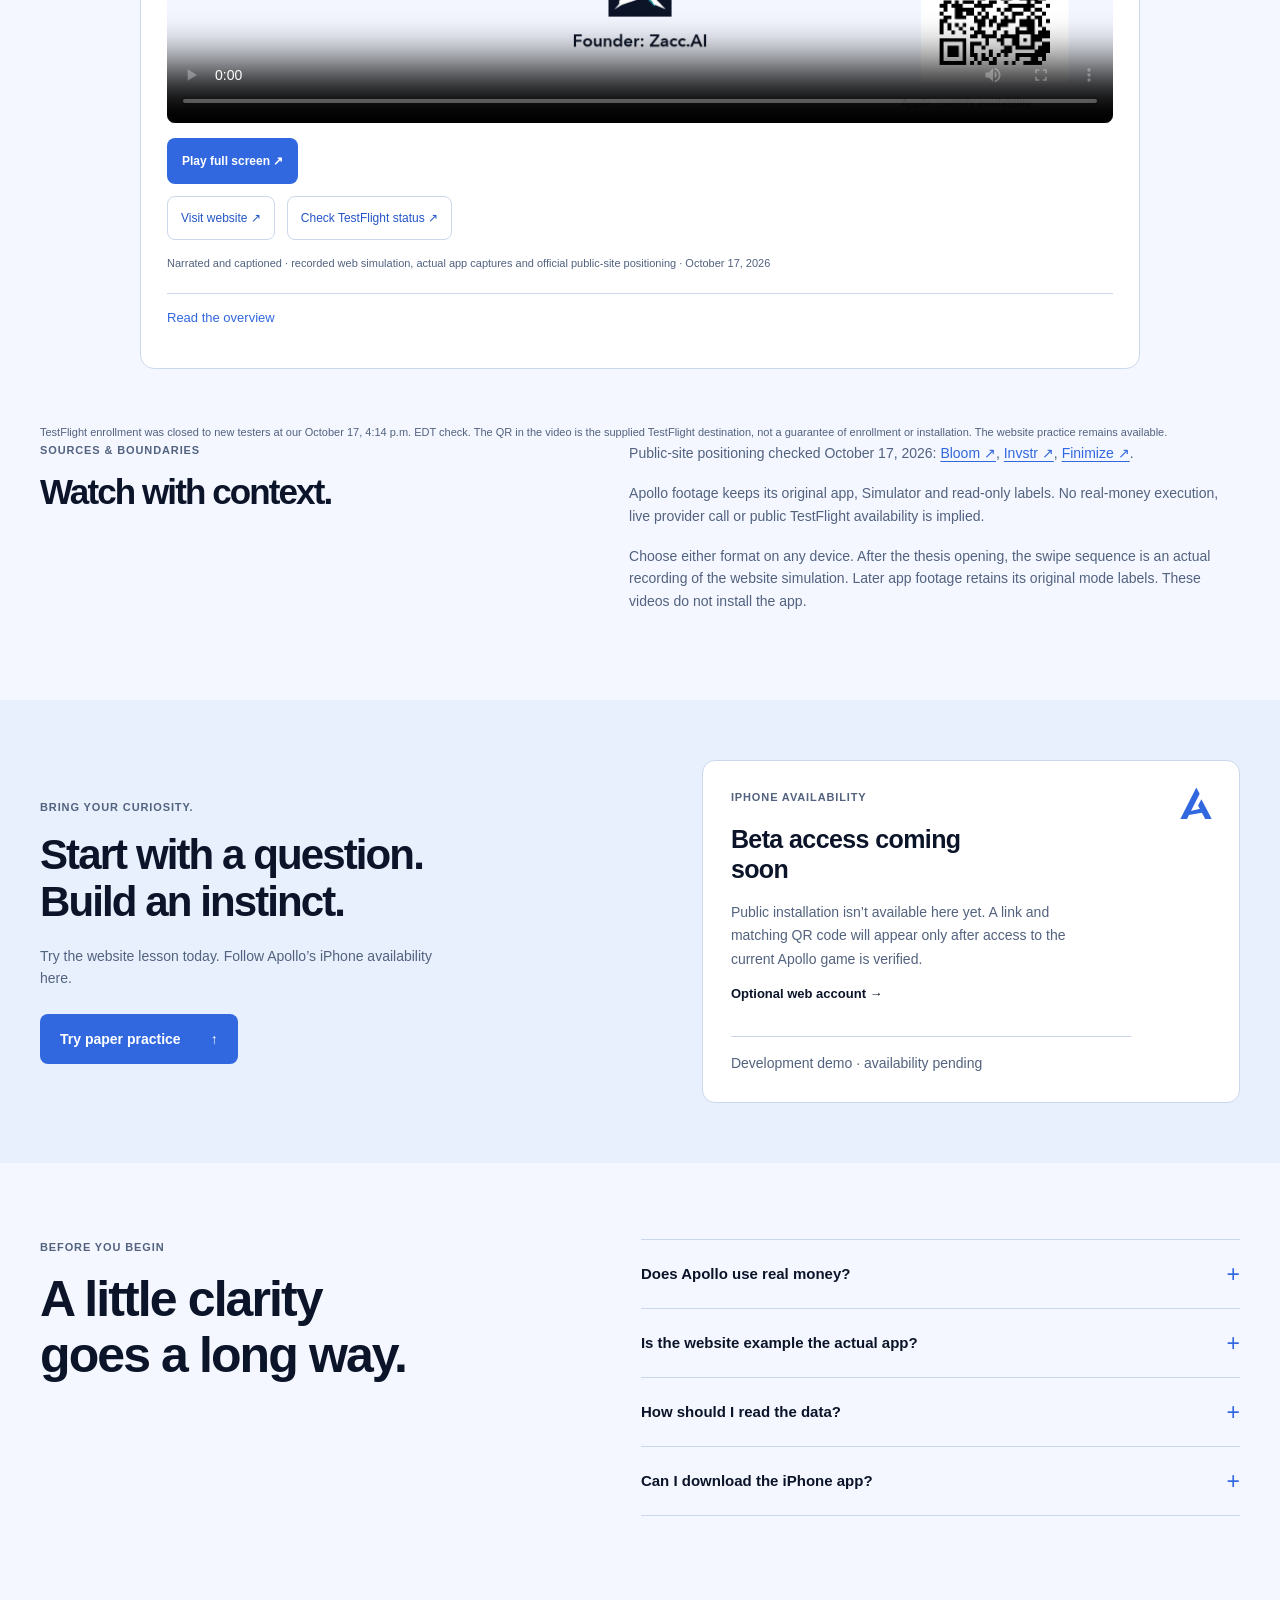
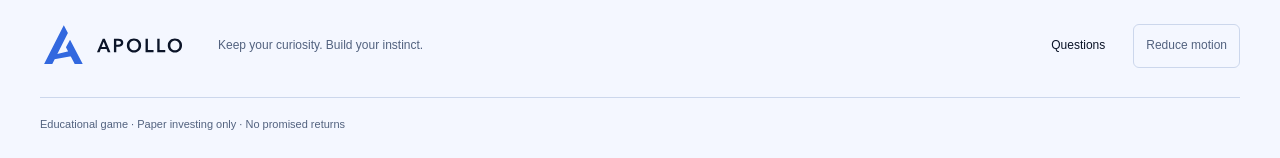
<file: web/marketing/demo.html>
<!doctype html><html lang="en"><head><meta charset="utf-8"><meta name="viewport" content="width=device-width,initial-scale=1"><title>Apollo</title><script src="redirect.js" defer data-anchor="demos"></script></head><body><a href="index.html#demos">Continue to Apollo</a></body></html>
</file>
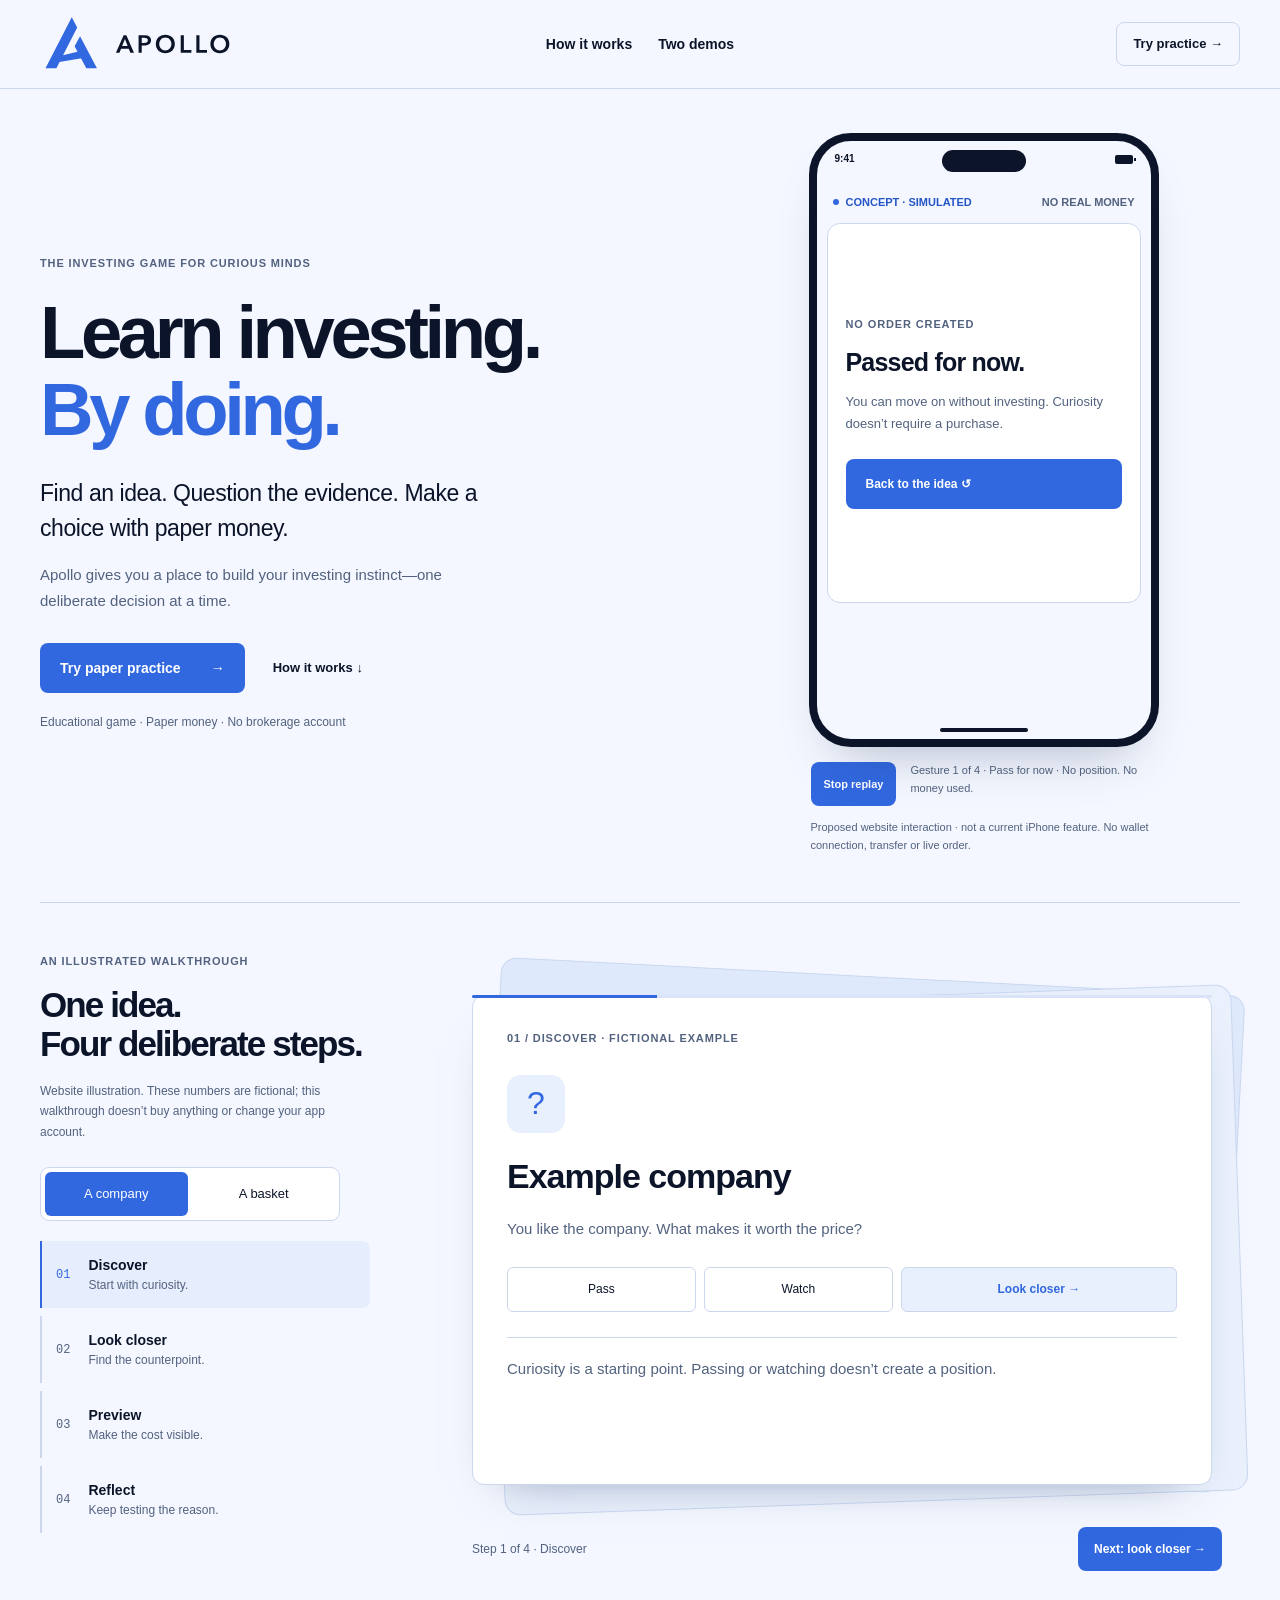
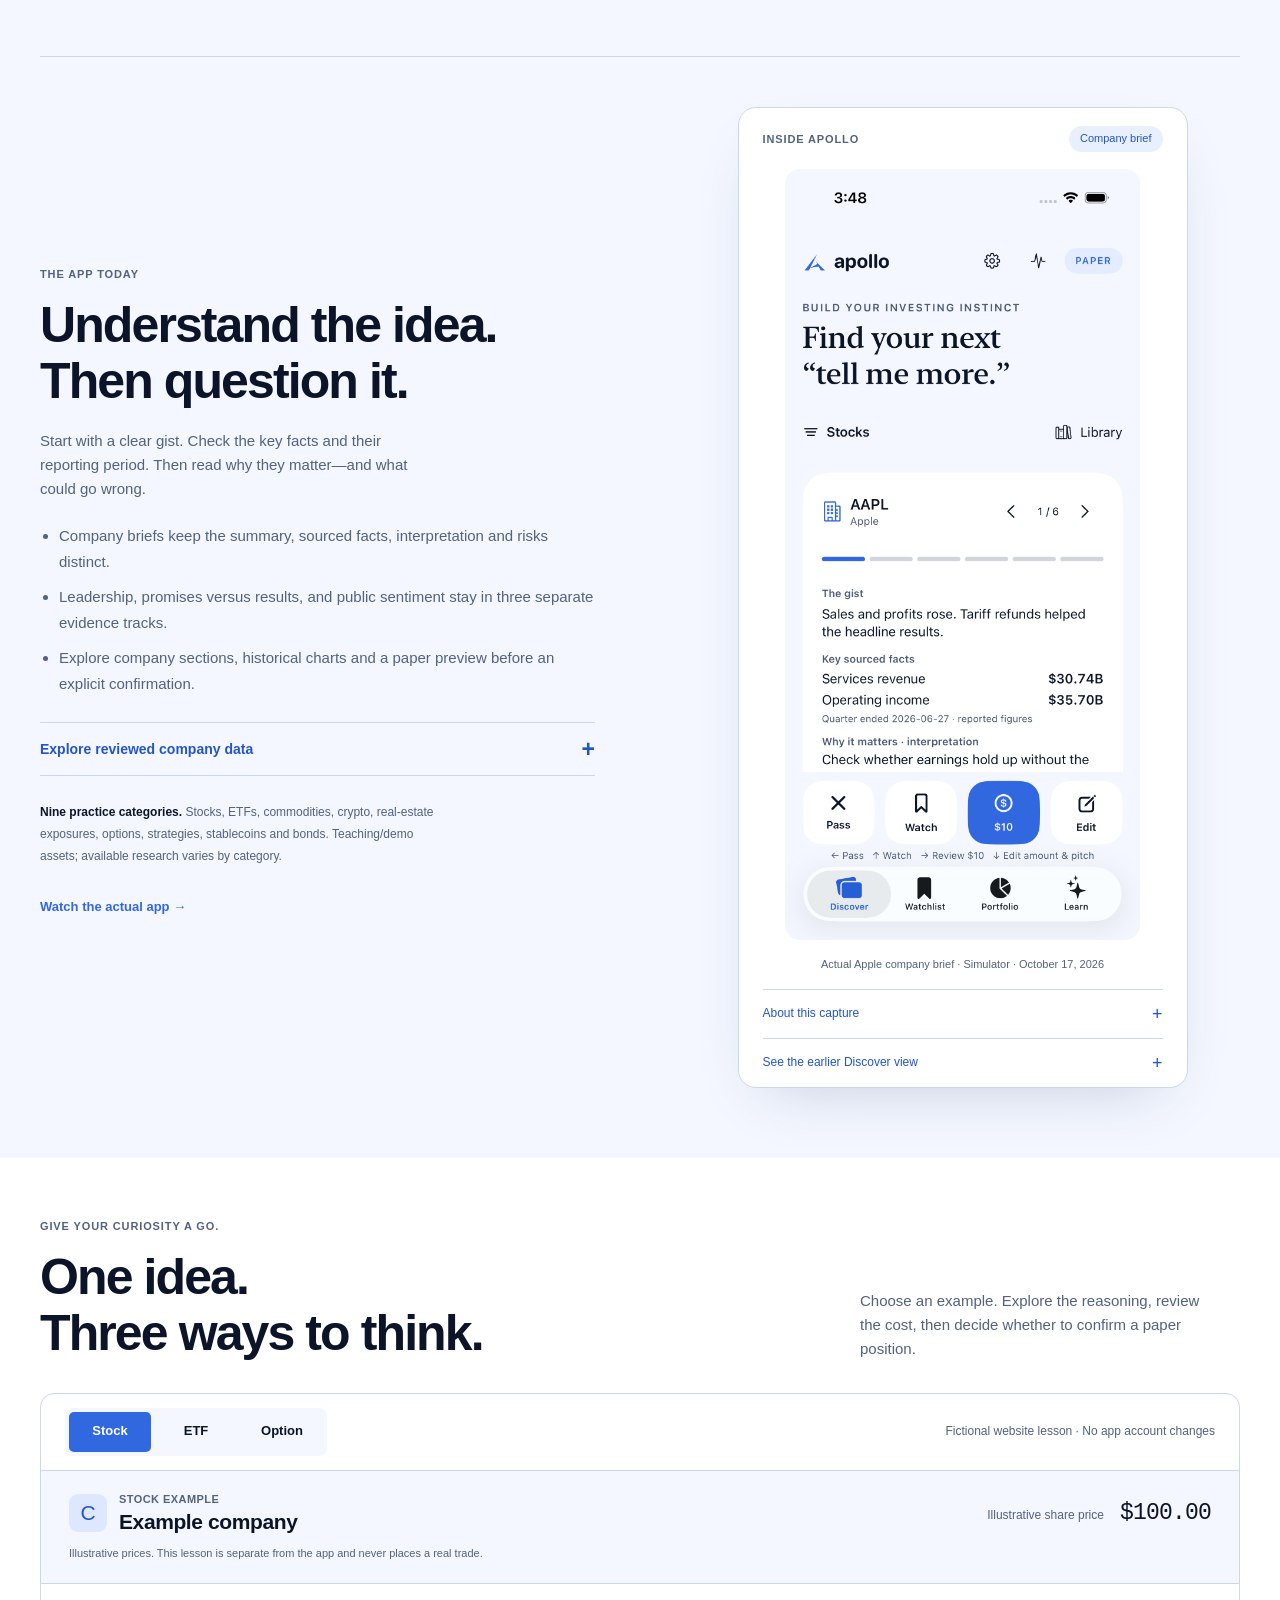
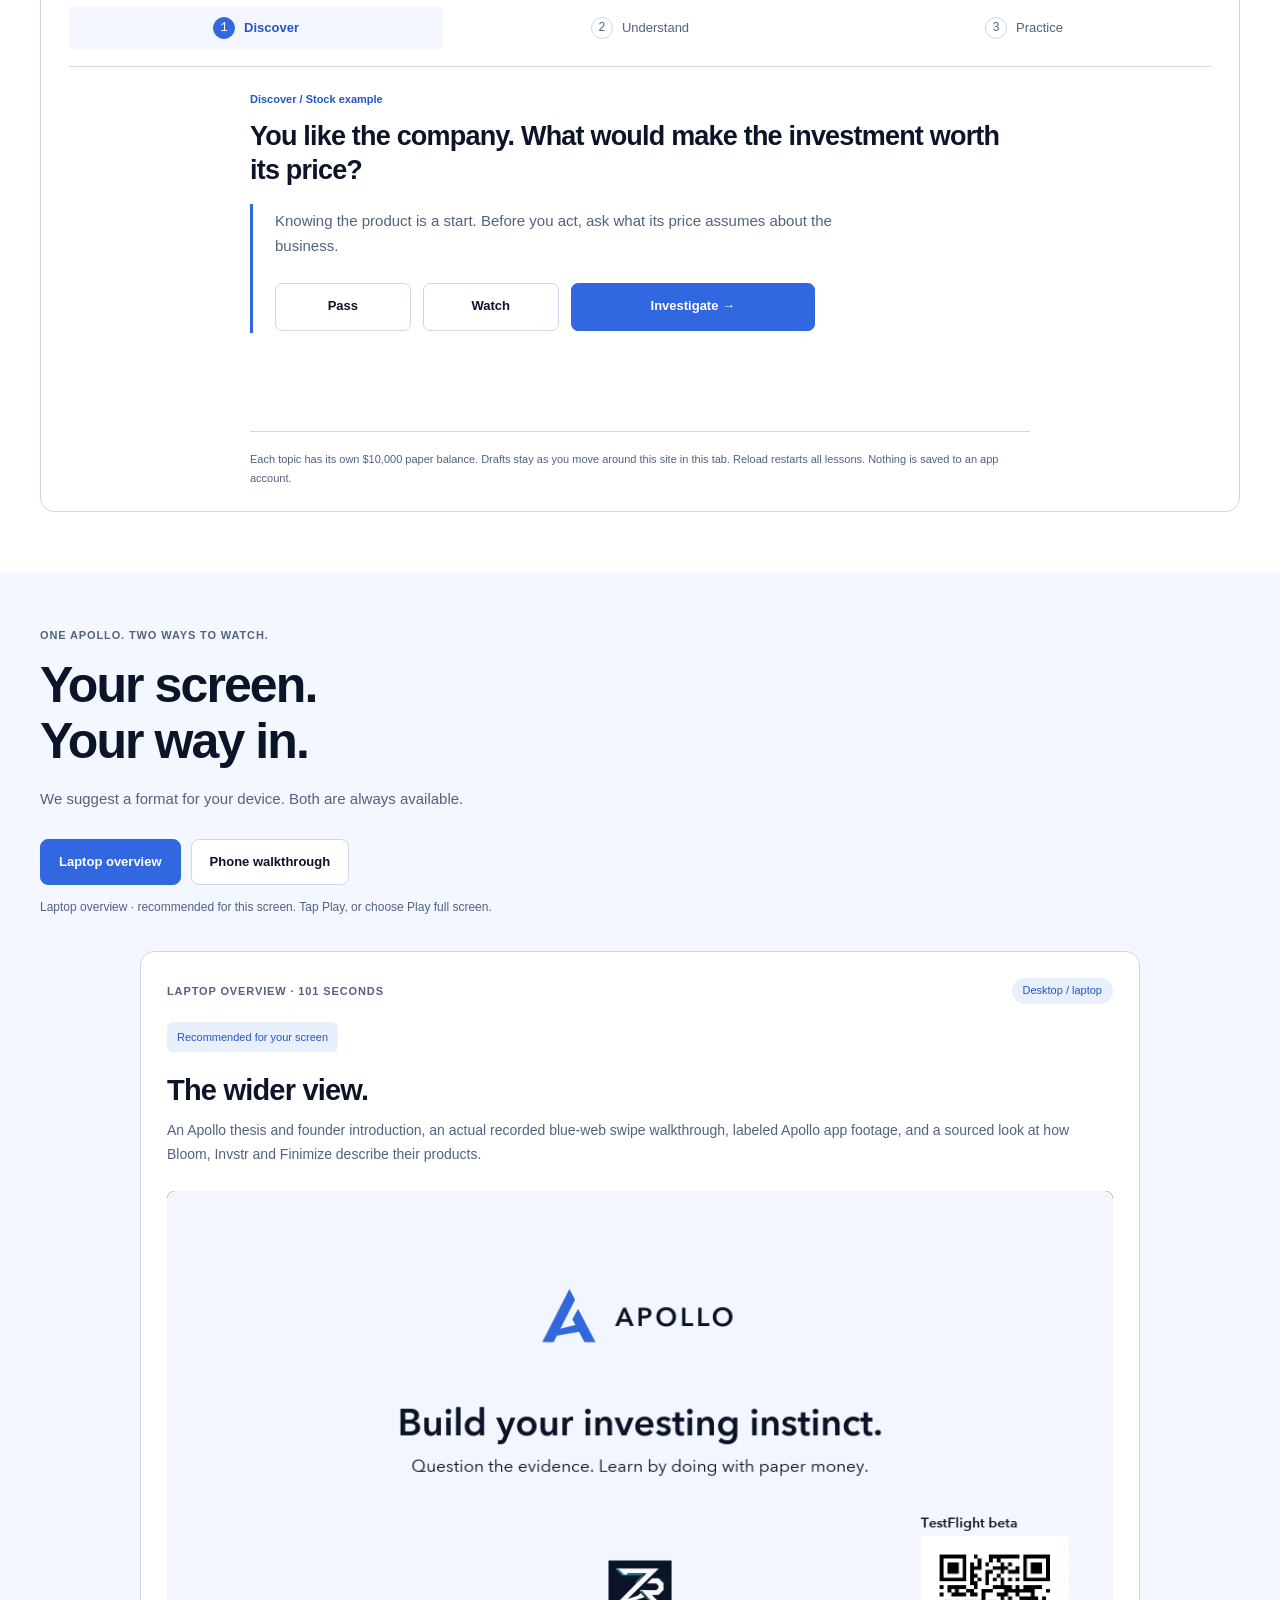
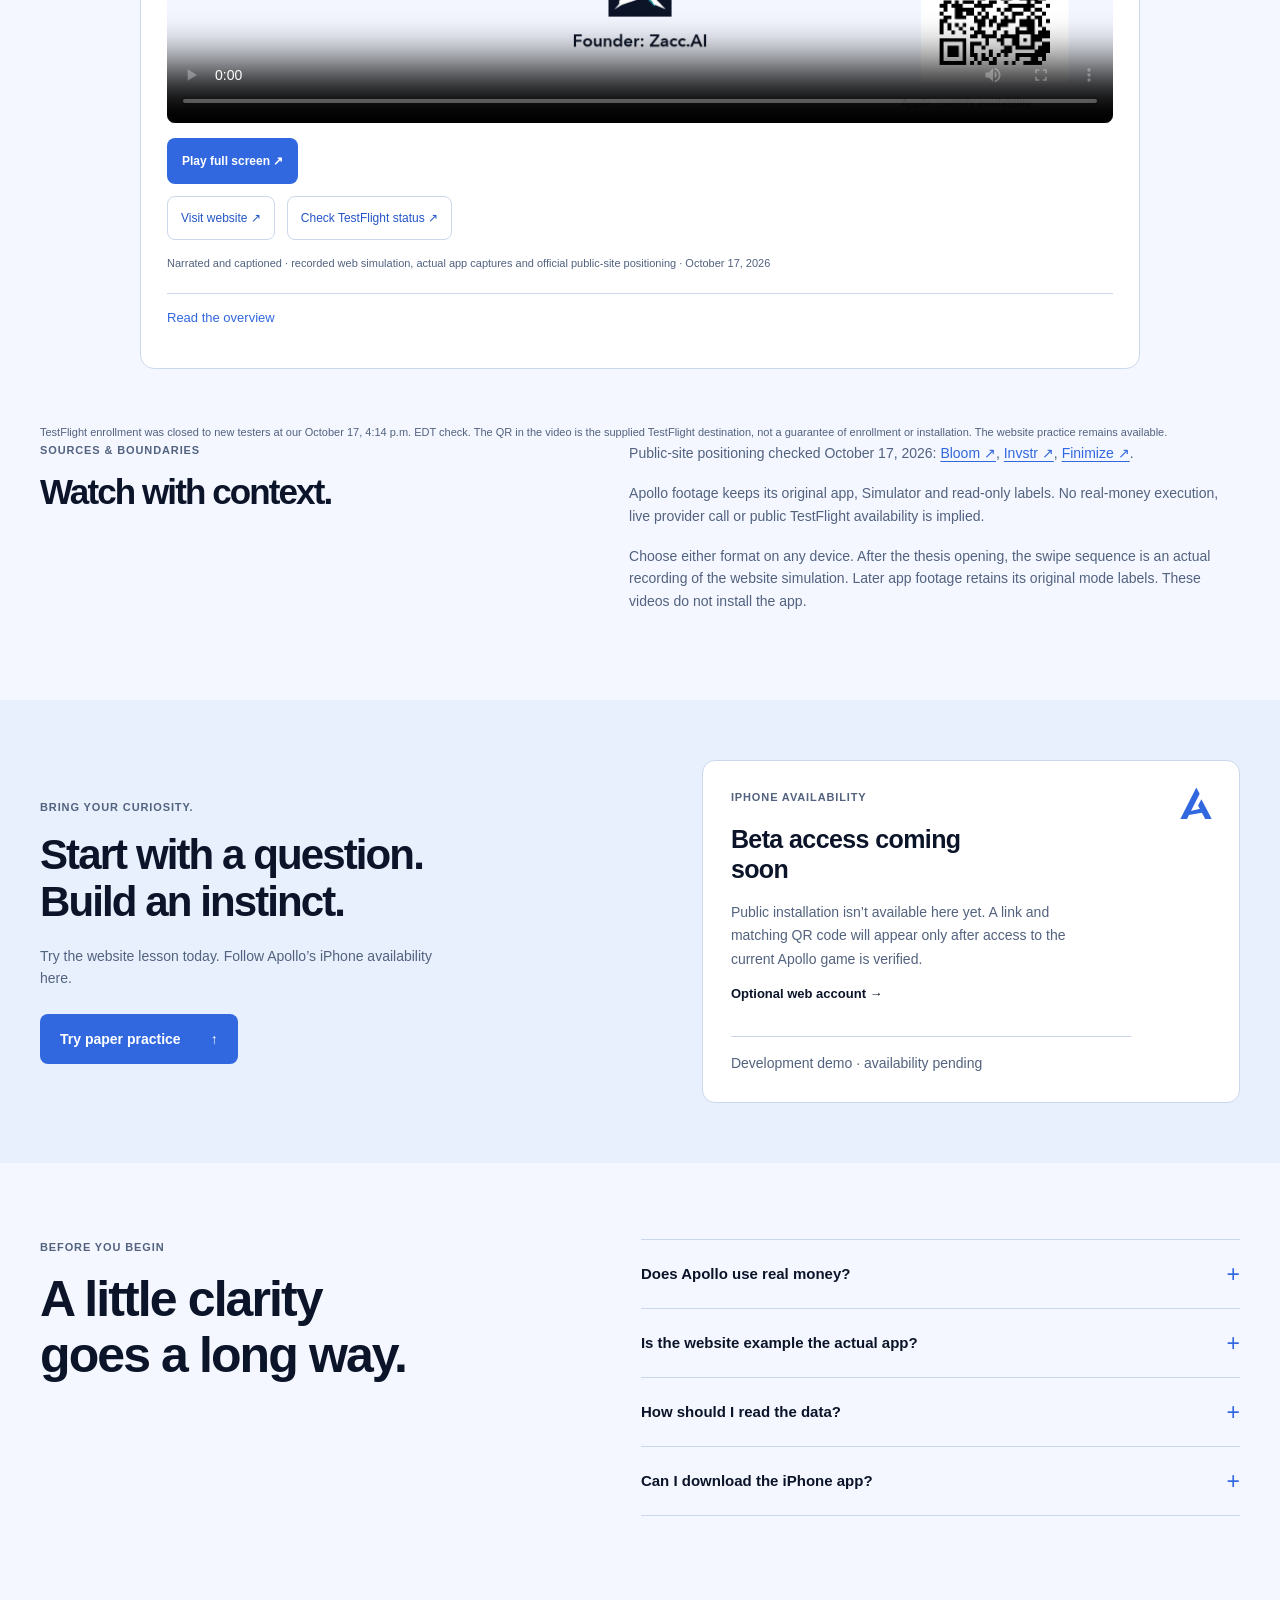
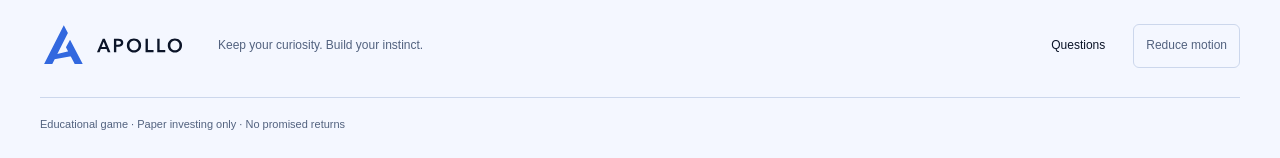
<file: web/marketing/how-it-works.html>
<!doctype html><html lang="en"><head><meta charset="utf-8"><meta name="viewport" content="width=device-width,initial-scale=1"><title>Apollo</title><script src="redirect.js" defer data-anchor="how"></script></head><body><a href="index.html#how">Continue to Apollo</a></body></html>
</file>
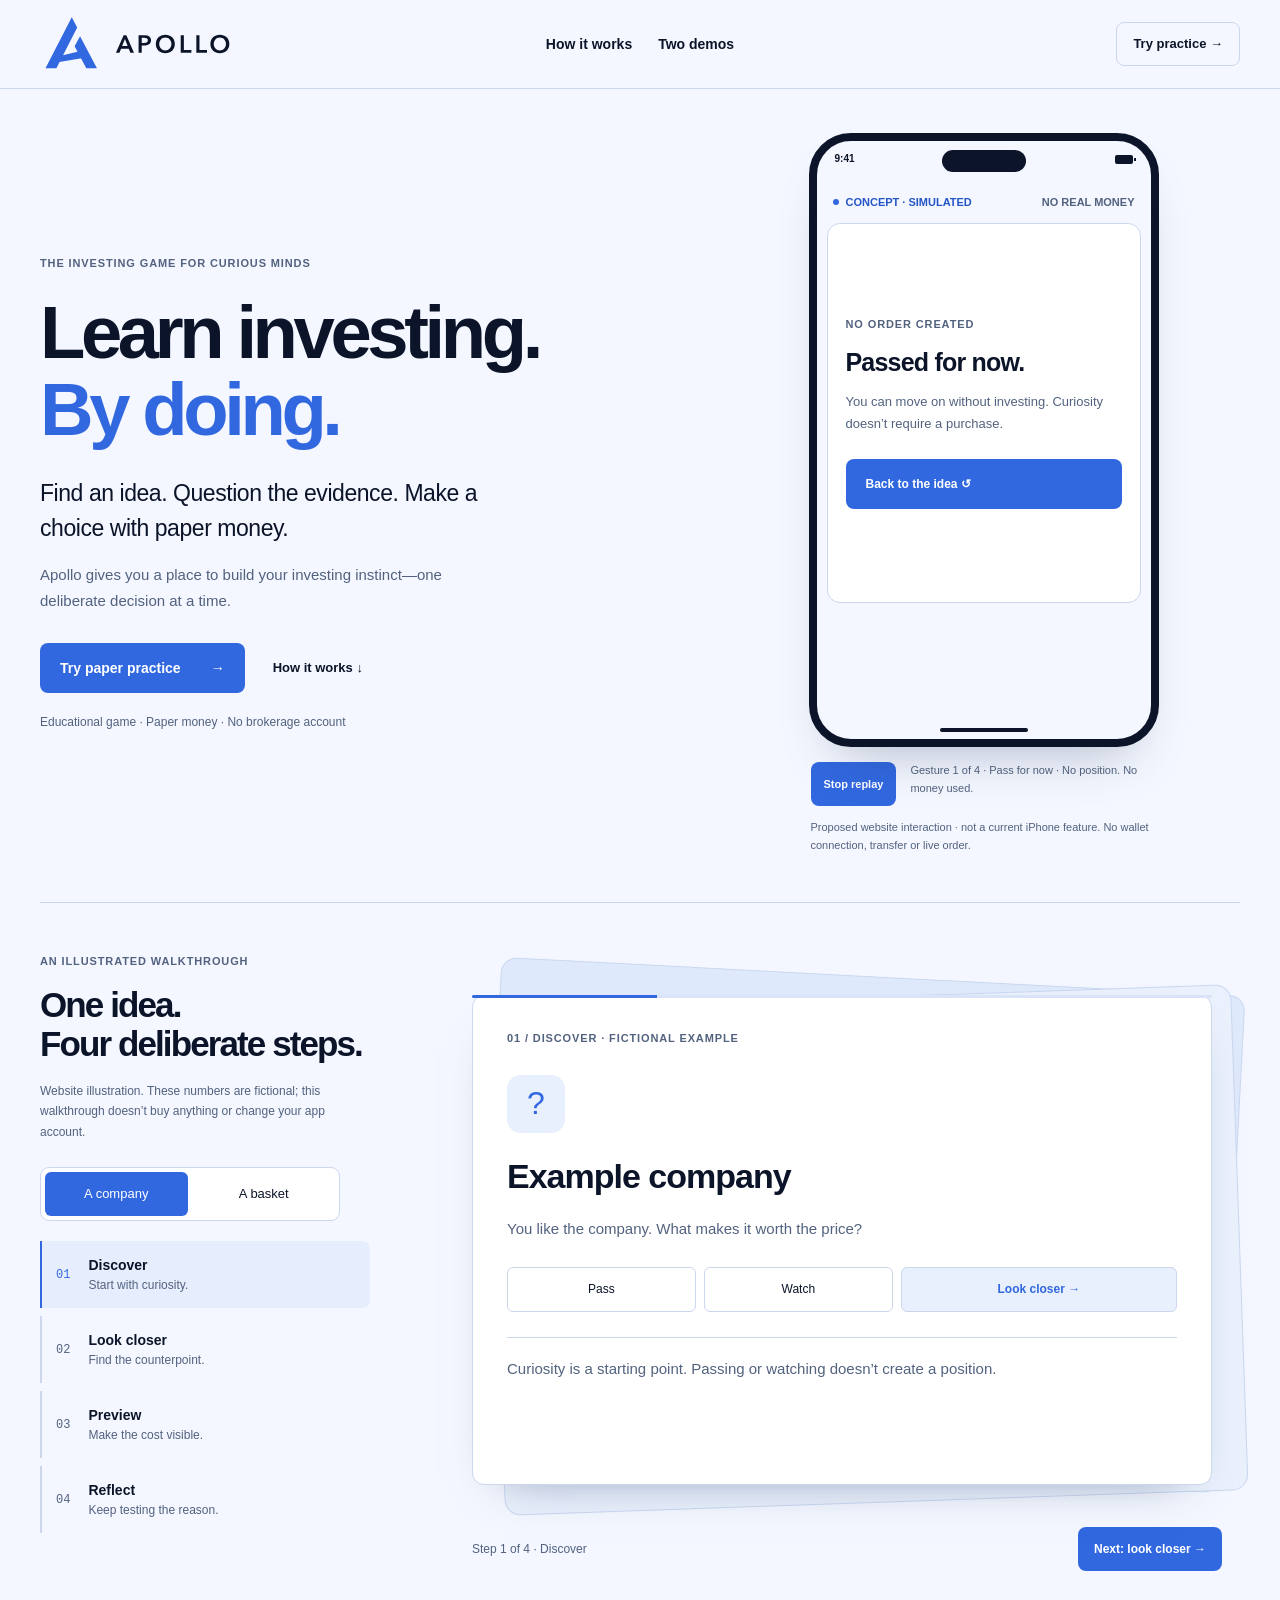
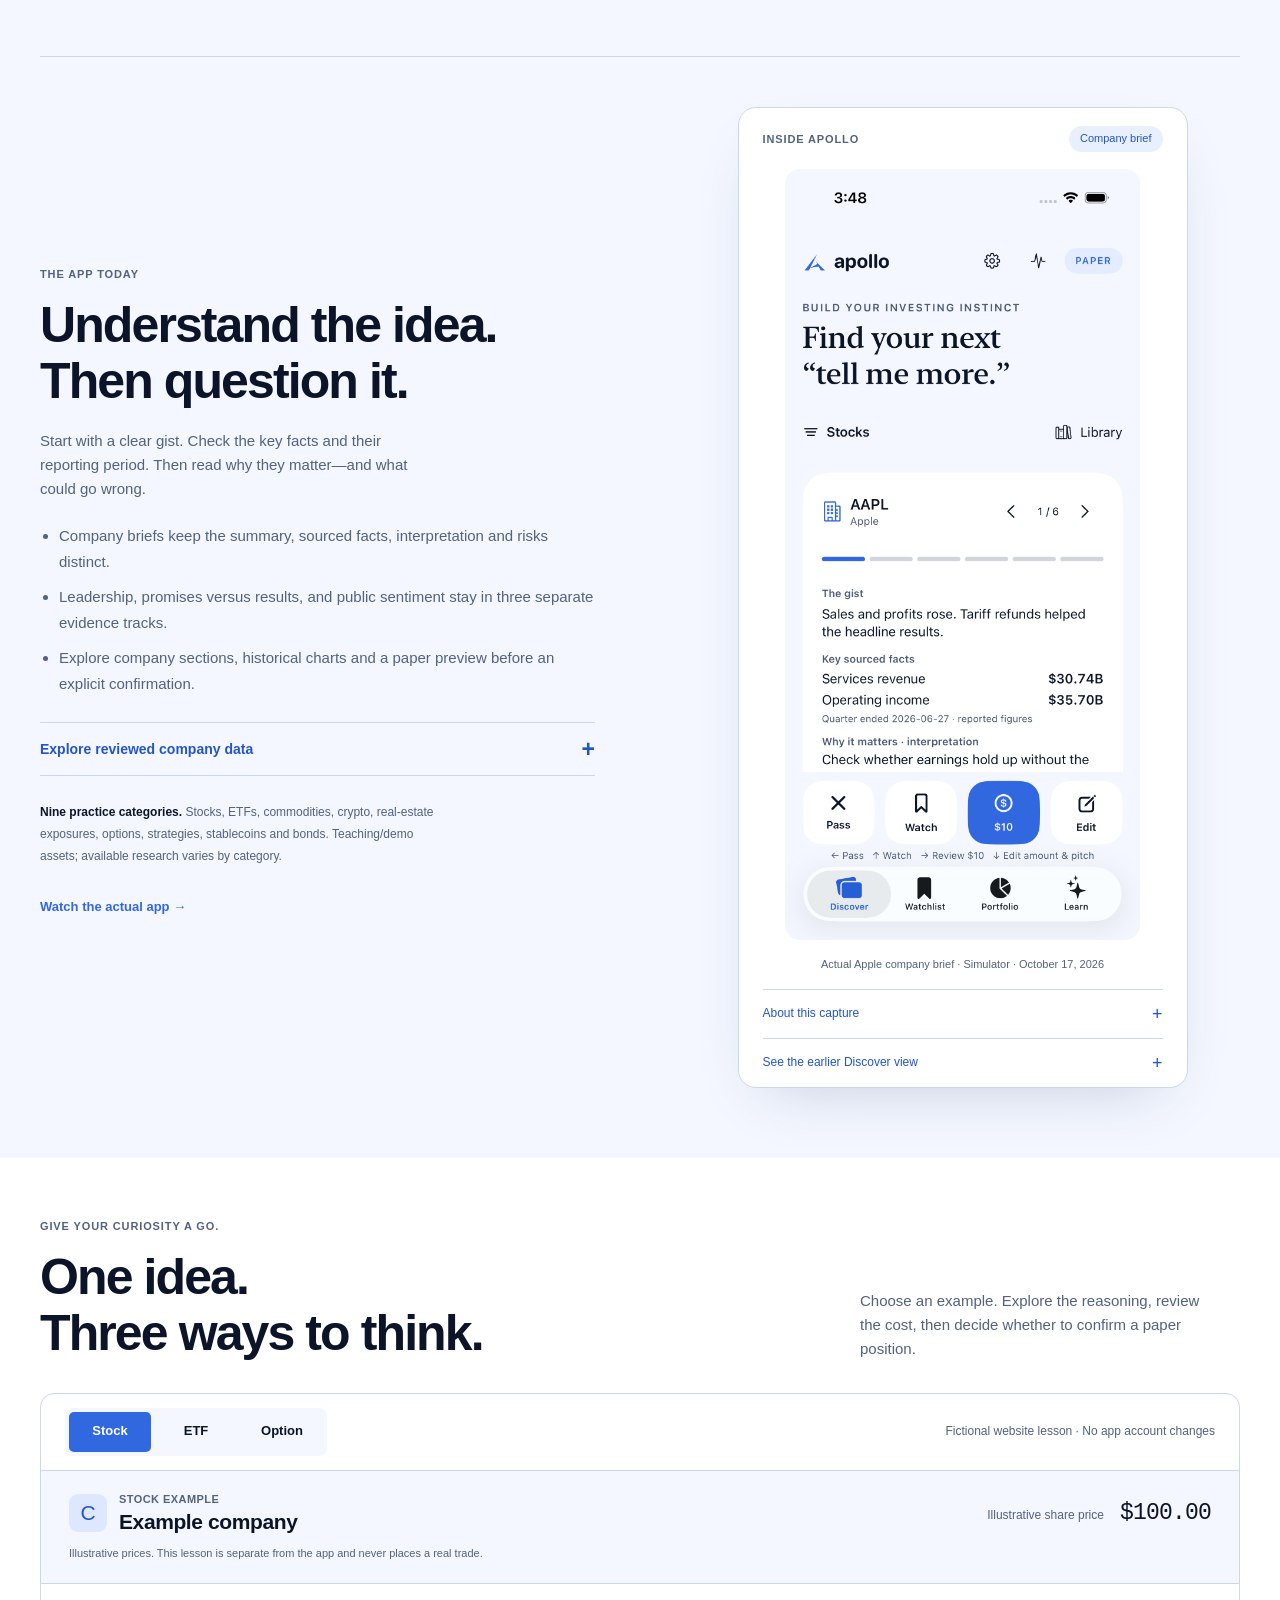
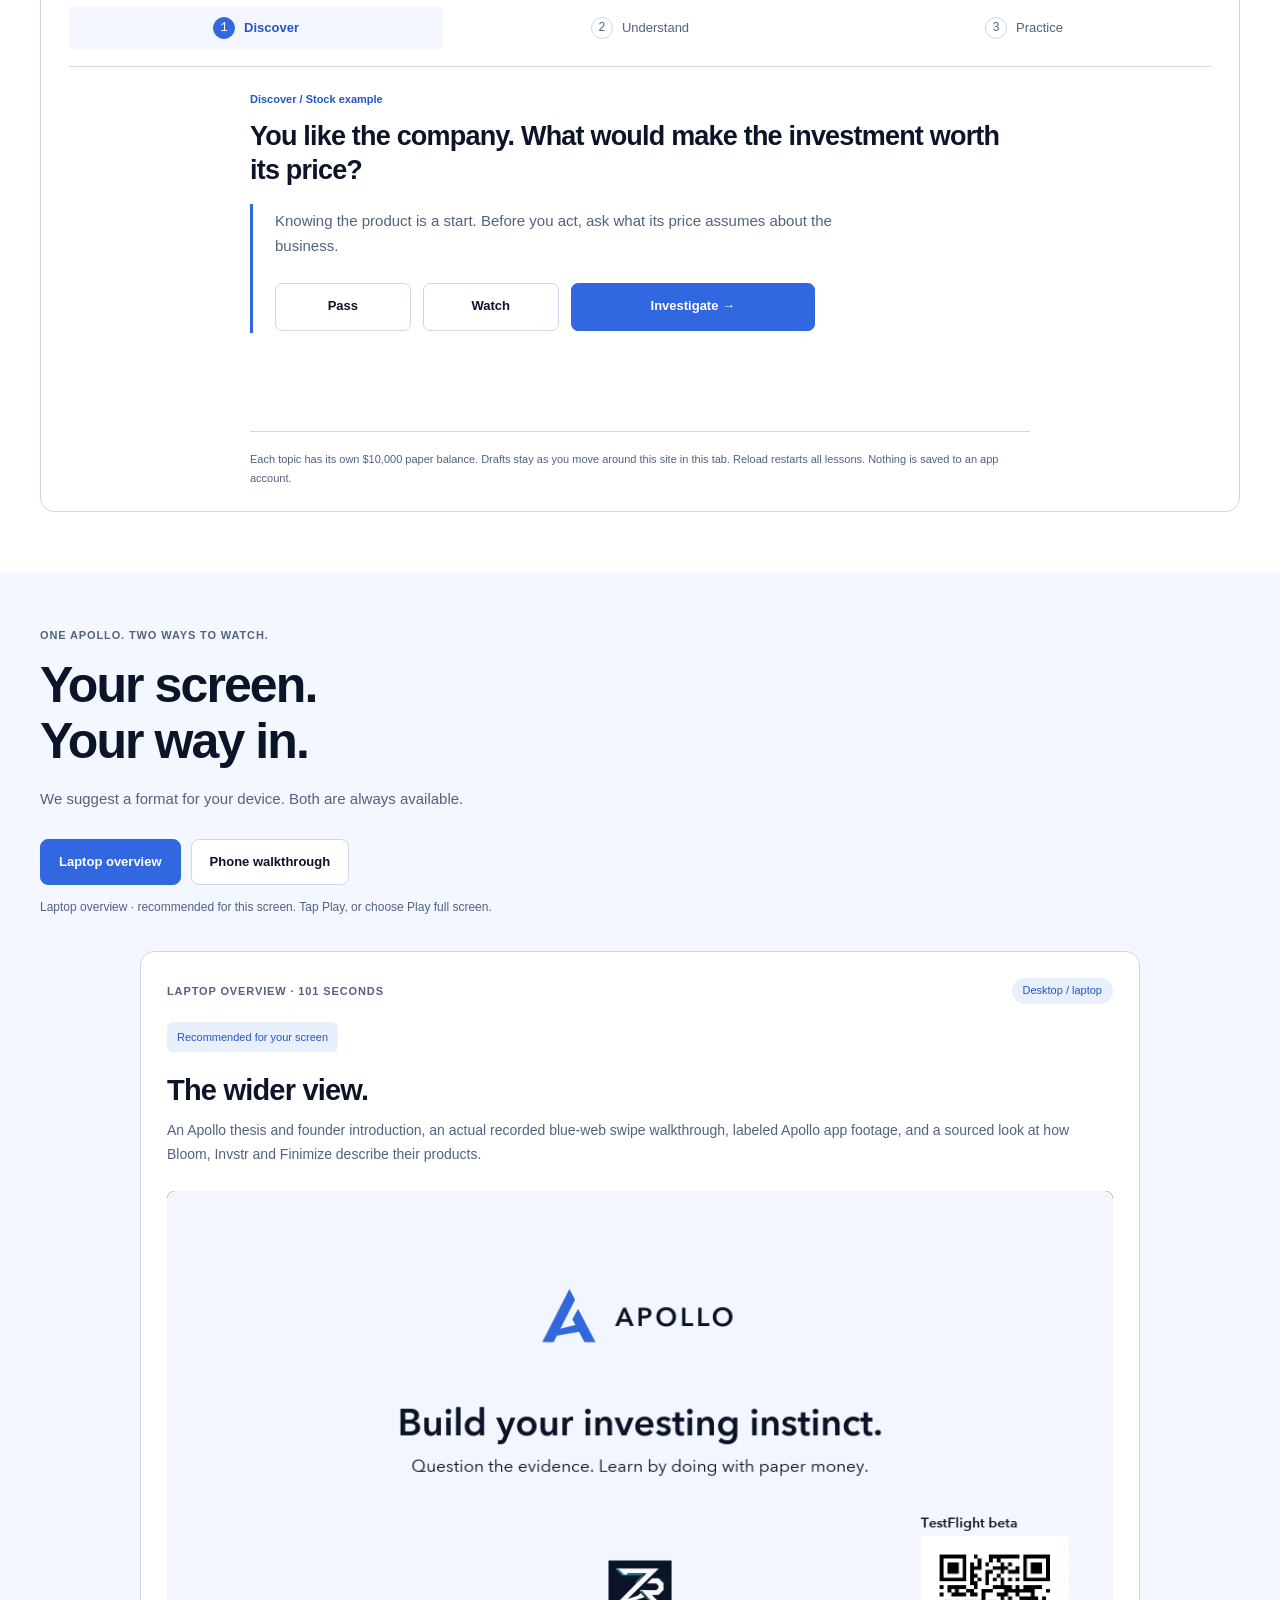
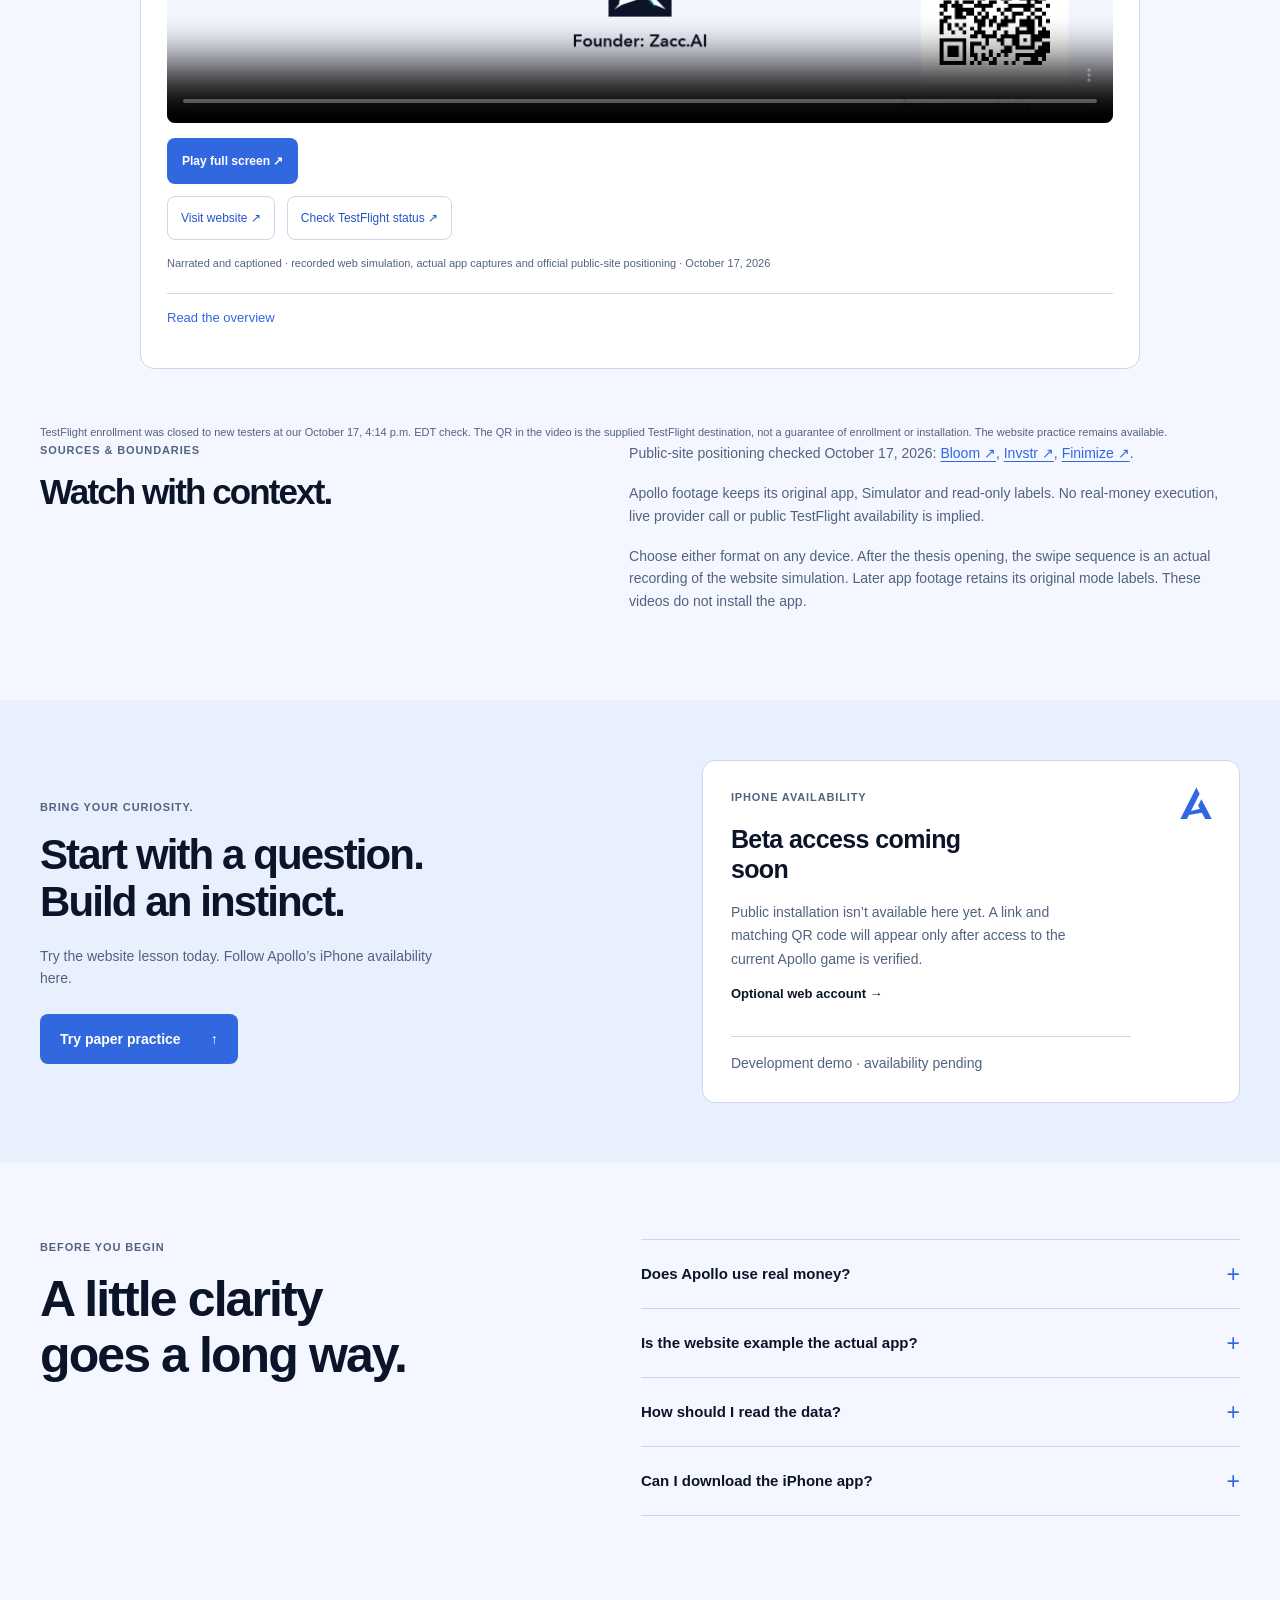
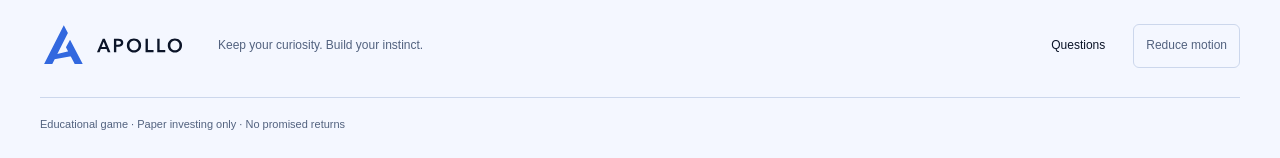
<file: web/marketing/practice.html>
<!doctype html><html lang="en"><head><meta charset="utf-8"><meta name="viewport" content="width=device-width,initial-scale=1"><title>Apollo</title><script src="redirect.js" defer data-anchor="practice"></script></head><body><a href="index.html#practice">Continue to Apollo</a></body></html>
</file>
<file: web/marketing/styles.css>
/* Apollo: accepted Ascending A / blue-light, coherent page refinement. */
:root{--canvas:#F4F7FF;--surface:#FFF;--ink:#0B1428;--blue:#3268DF;--blue-dark:#2455C7;--soft:#E8EFFD;--muted:#52627F;--rule:#CCD7EC;--body:-apple-system,BlinkMacSystemFont,"Segoe UI",sans-serif;--display:"Avenir Next",var(--body);--mono:ui-monospace,SFMono-Regular,Menlo,monospace}
*{box-sizing:border-box}html{color-scheme:light;scroll-padding-top:24px}body{margin:0;background:var(--canvas);color:var(--ink);font:16px/1.6 var(--body)}img{display:block;max-width:100%;height:auto}a{color:inherit;text-decoration:none}a:hover{color:var(--blue-dark)}button,input{font:inherit}button,summary{cursor:pointer}button{color:inherit}button:disabled{cursor:default}[hidden]{display:none!important}h1,h2,h3,h4,p,figure{margin:0}h1,h2,h3,h4{font-family:var(--display)}button,a,input,summary{-webkit-tap-highlight-color:transparent}a:focus-visible,button:focus-visible,input:focus-visible,summary:focus-visible{outline:3px solid var(--blue);outline-offset:5px}.wrap{width:min(1240px,calc(100% - 80px));margin-inline:auto}.skip{position:absolute;left:20px;top:-80px;z-index:10;padding:12px 20px;background:var(--blue);color:white}.skip:focus{top:10px}.eyebrow{font:600 11px/1.5 var(--body);letter-spacing:.08em;text-transform:uppercase;color:var(--muted)}.blue-dot{display:inline-block;width:6px;height:6px;background:var(--blue);border-radius:50%;margin-right:7px}.site-header{border-bottom:1px solid var(--rule);background:var(--canvas)}.header-inner{height:88px;display:grid;grid-template-columns:220px 1fr 220px;gap:30px;align-items:center}.brand{display:inline-flex;flex-shrink:0}.site-header .brand{justify-self:start}.brand img{width:200px;height:auto}.site-header nav{display:flex;gap:34px;justify-content:center;align-items:center;font-size:14px}.site-header nav a{display:flex;align-items:center;min-height:44px;font-weight:550}.nav-beta{justify-self:end;display:flex;align-items:center;justify-content:space-between;gap:25px;border:1px solid var(--rule);padding:10px 16px;min-height:44px;border-radius:8px;font-size:13px;font-weight:550}.nav-beta span{color:var(--blue)}.hero{display:grid;grid-template-columns:1.15fr 1fr;gap:70px;align-items:center;padding-block:64px 58px}.hero-copy>.eyebrow{margin-bottom:23px}h1{font:650 clamp(58px,5.8vw,82px)/1.04 var(--display);letter-spacing:-4.4px}h1 span{color:var(--blue)}.hero-description{font-size:23px;line-height:1.5;letter-spacing:-.45px;margin-top:28px;max-width:490px}.hero-support{font-size:15px;line-height:1.7;color:var(--muted);max-width:430px;margin-top:17px}.hero-actions{display:flex;align-items:center;gap:28px;flex-wrap:wrap;margin-top:30px}.button{display:inline-flex;align-items:center;justify-content:space-between;gap:30px;border:0;border-radius:8px;min-height:50px;padding:13px 20px;font-size:14px;font-weight:600;line-height:1.5}.primary{background:var(--blue);color:white}.primary:hover{background:var(--blue-dark);color:white}.quiet-link{display:inline-flex;align-items:center;min-height:44px;font-size:13px;font-weight:550}.boundary{font-size:12px;color:var(--muted);margin-top:20px}.hero-product{background:var(--surface);padding:18px 24px 0;border:1px solid var(--rule);border-radius:18px;max-width:450px;width:100%;justify-self:end}.product-caption{display:flex;align-items:center;justify-content:space-between;gap:14px;padding-bottom:17px}.small-pill{font-size:11px;line-height:1.4;background:var(--soft);color:var(--blue-dark);border-radius:20px;padding:5px 11px}.discover-detail{position:relative;width:300px;height:360px;overflow:hidden;border-radius:12px;margin:0 auto;background:var(--canvas);border:1px solid var(--rule)}.discover-detail img{position:absolute;bottom:-55px;left:0;width:100%;max-width:none}.hero-product figcaption{font-size:11px;color:var(--muted);text-align:center;padding-block:15px}.app-capture{border-top:1px solid var(--rule)}.app-capture summary{min-height:48px;display:flex;align-items:center;justify-content:space-between;gap:15px;font-size:12px;list-style:none;color:var(--blue-dark)}.app-capture summary::-webkit-details-marker{display:none}.app-capture summary span{font-size:18px}.app-capture[open] summary span{transform:rotate(45deg)}.app-capture img{width:min(100%,300px);margin:6px auto 20px;border:1px solid var(--rule);border-radius:12px}.journey-intro{display:flex;align-items:center;justify-content:space-between;gap:40px;border-top:1px solid var(--rule);padding-block:28px}.journey-intro>p{font-size:13px;color:var(--muted);line-height:1.5}.journey-intro strong{font-weight:600;color:var(--ink)}.journey-intro ol{list-style:none;display:flex;gap:42px;margin:0;padding:0}.journey-intro li{font-size:13px;display:flex;align-items:center;gap:13px}.journey-intro li span{font:12px var(--mono);color:var(--blue)}h2{font:600 clamp(36px,4vw,50px)/1.12 var(--display);letter-spacing:-1.9px}.demo-section{background:var(--surface);padding-block:76px}.section-heading{display:grid;grid-template-columns:1fr 380px;gap:50px;align-items:end;margin-bottom:32px}.section-heading .eyebrow{margin-bottom:14px}.section-heading>p{font-size:15px;color:var(--muted);max-width:360px}.demo-shell{border:1px solid var(--rule);border-radius:14px;overflow:hidden;background:var(--surface)}.demo-toolbar{display:flex;justify-content:space-between;align-items:center;gap:20px;padding:14px 24px;border-bottom:1px solid var(--rule)}.topic-controls{display:flex;gap:4px;background:var(--canvas);padding:4px;border-radius:8px}.topic-controls button{min-height:40px;min-width:82px;padding:8px 14px;font-size:13px;font-weight:550;border:0;border-radius:5px;background:transparent}.topic-controls button[aria-pressed=true]{background:var(--blue);color:white}.demo-label{font-size:12px;color:var(--muted)}.demo-body{display:block}.demo-context{display:grid;grid-template-columns:1fr auto;align-items:center;column-gap:24px;padding:20px 28px;background:var(--canvas);border-bottom:1px solid var(--rule)}.asset-heading{display:flex;gap:12px;align-items:center;min-width:0}.asset-symbol{display:grid;place-items:center;width:38px;height:38px;background:#DDE8FF;border-radius:9px;color:var(--blue-dark);font-size:21px;flex-shrink:0}.asset-heading .eyebrow{font-size:11px;letter-spacing:.04em;margin-bottom:2px}.asset-heading h3{font-size:21px;letter-spacing:-.4px;line-height:1.25}.demo-context>p:not(.example-scope),.demo-context>.question{display:none}.quote{display:flex;align-items:baseline;gap:16px;justify-content:end}.quote span{font-size:12px;color:var(--muted)}.quote strong{font:23px var(--mono);letter-spacing:-.8px}.demo-context>.example-scope{grid-column:1/-1;font-size:11px;color:var(--muted);margin-top:10px;max-width:none}.demo-workspace{padding:22px 28px 24px;min-width:0}.step-controls{display:grid;grid-template-columns:repeat(3,1fr);gap:10px;border-bottom:1px solid var(--rule);padding-bottom:16px}.step-controls button{display:flex;align-items:center;justify-content:center;gap:9px;min-height:44px;font-size:13px;border:0;border-radius:6px;background:transparent;color:var(--muted)}.step-controls button>span{display:grid;place-items:center;width:22px;height:22px;border:1px solid var(--rule);border-radius:50%;font:12px var(--mono);flex-shrink:0}.step-controls button[aria-pressed=true]{background:var(--canvas);color:var(--blue-dark);font-weight:600}.step-controls button[aria-pressed=true]>span{background:var(--blue);color:white;border-color:var(--blue)}#demo-panel{padding-top:24px;max-width:780px;margin-inline:auto;min-height:340px}.panel-kicker{font-size:11px;color:var(--blue-dark);margin-bottom:10px;font-weight:550}.panel-title{font-size:27px;line-height:1.28;letter-spacing:-.8px;margin-bottom:16px;font-weight:600}.mobile-question{display:none}.panel-copy{font-size:14px;color:var(--muted);line-height:1.7}.panel-actions{display:flex;align-items:center;flex-wrap:wrap;gap:12px 20px;margin-top:22px}.text-button{background:transparent;border:0;color:var(--muted);font-size:13px;min-height:44px;padding:8px 0;text-decoration:underline;text-underline-offset:4px}.idea-card{border-left:3px solid var(--blue);padding:4px 0 2px 22px;background:white}.idea-card>.eyebrow{display:none}.idea-card h4{display:none}.idea-card>p:not(.eyebrow){font-size:15px;color:var(--muted);max-width:620px;line-height:1.7}.card-choices{display:grid;grid-template-columns:1fr 1fr 1.8fr;gap:12px;max-width:540px;margin-top:24px}.card-choices button{min-height:48px;background:white;border:1px solid var(--rule);border-radius:7px;padding:10px 12px;font-size:13px;font-weight:550}.card-choices button:last-child,.card-choices button[aria-pressed=true]{background:var(--blue);border-color:var(--blue);color:white}.decision-result{font-size:13px;color:var(--blue-dark);margin-top:18px;padding:14px 16px;border-radius:7px;background:var(--canvas)}.evidence-identity{font-size:12px;color:var(--muted);margin-top:-4px;margin-bottom:17px}.evidence-list{list-style:none;display:grid;gap:13px;padding:0;margin:0}.evidence-list li{font-size:14px;line-height:1.65;padding-left:18px;position:relative}.evidence-list li:before{content:"";position:absolute;left:0;top:10px;background:var(--blue);width:5px;height:5px;border-radius:50%}.evidence-note{font-size:12px;line-height:1.65;color:var(--muted);border-top:1px solid var(--rule);padding-top:13px;margin-top:18px}.flow-bridge{display:flex;gap:14px;align-items:center;background:var(--canvas);border-radius:7px;padding:14px 16px;margin-top:18px;color:var(--muted);font-size:13px}.flow-bridge>span{color:var(--blue);font-size:24px}.demo-persistence{font-size:11px;line-height:1.7;color:var(--muted);padding-top:18px;border-top:1px solid var(--rule);margin:24px auto 0;max-width:780px}.quantity-field{display:flex;align-items:center;justify-content:space-between;gap:20px;margin-top:22px}.quantity-field label{font-size:14px}.quantity-field input{width:100px;min-height:46px;background:white;color:var(--ink);border:1px solid #A4B5D6;border-radius:6px;font:17px var(--mono);padding:9px 12px}.math-line,.receipt-line{display:flex;justify-content:space-between;align-items:baseline;gap:16px;padding-block:9px;font-size:13px}.math-line span,.receipt-line span{color:var(--muted)}.math-line strong,.receipt-line strong{font:14px var(--mono)}.math-line.total{border-top:1px solid var(--rule);margin-top:10px;padding-top:14px}.risk-note{padding:13px 16px;background:var(--canvas);border-radius:6px;font-size:12px;line-height:1.65;color:var(--muted);margin-top:18px}.error{color:#A52525;font-size:13px;margin-top:12px}.confirmation-group{margin-top:20px;border:1px solid var(--rule);background:var(--canvas);padding:20px;border-radius:10px}.confirm-summary h4,.receipt h4{font-size:22px;line-height:1.3;letter-spacing:-.5px;margin:7px 0}.confirm-summary>p:not(.eyebrow),.receipt-detail{font-size:13px;color:var(--muted);margin:4px 0 14px}.confirm-summary>div{display:flex;align-items:baseline;justify-content:space-between;gap:18px;font-size:13px;border-top:1px solid var(--rule);padding-top:12px}.confirm-summary strong{font:600 18px var(--mono)}.confirmation-group .panel-actions{margin-top:16px}.receipt{border:1px solid var(--rule);border-radius:10px;background:var(--canvas);padding:20px;margin-top:22px}.receipt-heading{color:var(--blue-dark);font-size:12px;font-weight:600;margin-bottom:12px}.receipt .receipt-line:last-child{border-top:1px solid var(--rule);margin-top:8px;padding-top:14px}.no-script{padding:20px;background:var(--canvas);margin-top:20px}.inside-section{padding-block:78px}.inside-heading{max-width:700px;margin-bottom:38px}.inside-heading h2{margin-top:14px}.section-description{font-size:15px;color:var(--muted);max-width:520px;line-height:1.7;margin-top:20px}.proof-pair{display:grid;grid-template-columns:1fr 1fr;gap:70px;align-items:center}.proof-copy{padding-block:20px}.proof-copy h3,.learning-proof h3{font-size:27px;line-height:1.2;letter-spacing:-.7px;margin:14px 0}.proof-copy>p:not(.eyebrow),.learning-proof>p:not(.eyebrow){font-size:15px;line-height:1.7;color:var(--muted);max-width:440px}.proof-copy .proof-boundary{font-size:11px!important;margin-top:20px;max-width:400px}.native-comparison{padding:24px 24px 18px;background:var(--soft);border:1px solid #DBE5F7;border-radius:16px;display:flex;align-items:center;flex-direction:column}.comparison-image{width:260px;max-width:100%;border:1px solid var(--rule);border-radius:20px;overflow:hidden}.native-comparison figcaption{font-size:11px;color:var(--muted);text-align:center;margin-top:16px;max-width:320px}.learning-proofs{display:grid;grid-template-columns:1fr 1fr;gap:48px;margin-top:48px}.learning-proof{border-top:1px solid var(--rule);padding-top:28px}.learning-proof .quiet-link{margin-top:16px;color:var(--blue-dark)}.concentration{display:grid;grid-template-columns:45fr 55fr;gap:3px;margin-top:24px}.concentration span{font-size:13px;padding:13px 10px;background:var(--blue);color:white;border-radius:6px}.concentration span+span{background:#DCE6FB;color:var(--ink)}.mini-order{display:grid;grid-template-columns:1fr auto;gap:10px 18px;font-size:13px;padding:16px;background:white;border:1px solid var(--rule);border-radius:8px;margin-top:24px}.mini-order span{color:var(--muted)}.mini-order strong{text-align:right}.breadth-section{background:var(--surface);padding-block:70px}.breadth-layout{display:grid;grid-template-columns:1fr 1.15fr;gap:80px}.breadth-layout h2{margin-top:15px}.asset-types{margin:0}.asset-types>div{display:grid;grid-template-columns:140px 1fr;gap:22px;border-top:1px solid var(--rule);padding:18px 0}.asset-types>div:last-child{border-bottom:1px solid var(--rule)}.asset-types dt{font-size:14px;font-weight:600}.asset-types dd{font-size:13px;line-height:1.65;margin:0;color:var(--muted)}.questions-section{display:grid;grid-template-columns:1fr 1.15fr;gap:80px;padding-block:76px}.questions-section h2{margin-top:15px}.faq-list details{border-top:1px solid var(--rule)}.faq-list details:last-child{border-bottom:1px solid var(--rule)}.faq-list summary{display:flex;align-items:center;justify-content:space-between;gap:22px;min-height:68px;padding:15px 0;list-style:none;font-size:15px;font-weight:550}.faq-list summary::-webkit-details-marker{display:none}.faq-list summary:after{content:"+";font-size:23px;color:var(--blue);font-weight:400}.faq-list details[open] summary:after{content:"−"}.faq-list details p{font-size:14px;line-height:1.75;color:var(--muted);padding:0 25px 22px 0}.access-section{background:var(--soft);padding-block:60px}.access-layout{display:grid;grid-template-columns:1.1fr 1fr;gap:70px;align-items:center}.access-layout h2{font-size:42px;margin-top:15px}.access-layout>div>p:not(.eyebrow){font-size:14px;color:var(--muted);margin-top:20px;max-width:400px}.access-layout>div>.button{margin-top:25px}.access-card{position:relative;background:white;border:1px solid var(--rule);border-radius:13px;padding:28px}.access-mark{position:absolute;right:24px;top:24px;width:38px}.access-card>.eyebrow{padding-right:50px}.access-card h3{font-size:25px;line-height:1.2;letter-spacing:-.6px;margin-top:18px;max-width:300px;padding-right:40px}.access-card>#access-detail{font-size:14px;margin-top:17px;line-height:1.7;max-width:350px}.access-card .access-meta{border-top:1px solid var(--rule);padding-top:15px;margin-top:22px;font-size:11px;color:var(--muted)}#qr-region{margin-top:20px;font-size:12px}#install-qr{background:white;image-rendering:pixelated}#install-steps{font-size:12px;margin-top:16px}footer{display:flex;align-items:center;gap:28px;flex-wrap:wrap;padding-block:30px 24px}footer .brand img{width:150px}footer>p{font-size:12px;color:var(--muted);margin-right:auto}footer>a:not(.brand){display:flex;align-items:center;min-height:44px;font-size:12px}footer>small{flex-basis:100%;border-top:1px solid var(--rule);padding-top:18px;color:var(--muted);font-size:11px}
@media(max-width:1050px){.wrap{width:calc(100% - 56px)}.header-inner{grid-template-columns:190px 1fr 160px;gap:20px}.brand img{width:180px}.site-header nav{gap:20px;font-size:13px}.hero{gap:35px;padding-block:46px}.hero-description{font-size:20px}h1{font-size:64px;letter-spacing:-3.5px}.hero-product{padding-inline:17px}.discover-detail{width:270px;height:330px}.journey-intro ol{gap:22px}.journey-intro li{font-size:12px;gap:8px}.section-heading{grid-template-columns:1fr 310px;gap:30px}.proof-pair,.breadth-layout,.questions-section,.access-layout{gap:45px}.learning-proofs{gap:30px}.quote{gap:12px}.quote span{max-width:130px}.mini-order{grid-template-columns:1fr}.mini-order strong{text-align:left}.mini-order strong+span{margin-top:6px}}
@media(max-width:720px){.wrap{width:calc(100% - 40px)}.header-inner{height:76px;grid-template-columns:128px 1fr auto;gap:12px}.site-header .brand img{width:128px}.site-header nav{justify-content:end;font-size:12px;gap:0}.site-header .nav-inside{display:none}.site-header nav a{white-space:nowrap}.nav-beta{padding:8px 10px;gap:10px;font-size:12px;min-height:44px}.hero{grid-template-columns:minmax(0,1fr);padding-block:34px 32px;gap:28px}.hero-copy,.hero-product{min-width:0}.hero-copy>.eyebrow{font-size:11px;letter-spacing:.05em;margin-bottom:18px}h1{font-size:clamp(43px,11.3vw,61px);letter-spacing:-2.6px}.hero-description{font-size:18px;line-height:1.55;margin-top:20px;max-width:380px}.hero-support{display:none}.hero-actions{gap:14px 22px;margin-top:23px}.hero-actions .button{min-height:48px;padding:12px 17px}.hero-actions .quiet-link{font-size:12px}.boundary{font-size:11px;line-height:1.65;margin-top:15px}.hero-product{max-width:440px;justify-self:center;padding:15px 16px 0}.product-caption{padding-bottom:13px}.product-caption .eyebrow{letter-spacing:.04em}.discover-detail{width:280px;max-width:100%;height:330px}.hero-product figcaption{font-size:11px;line-height:1.6;padding-block:12px}.app-capture summary{font-size:12px;min-height:46px}.journey-intro{display:block;padding-block:23px}.journey-intro>p{font-size:12px}.journey-intro>p br{display:none}.journey-intro>p strong:before{content:" "}.journey-intro ol{display:grid;grid-template-columns:repeat(3,1fr);gap:14px;margin-top:18px}.journey-intro li{display:block;font-size:12px;line-height:1.5}.journey-intro li span{display:block;font-size:11px;margin-bottom:5px}h2{font-size:35px;letter-spacing:-1.4px}.demo-section{padding-block:46px}.section-heading{display:block;margin-bottom:24px}.section-heading .eyebrow{margin-bottom:12px}.section-heading>p{font-size:14px;margin-top:16px;max-width:390px}.demo-shell{border-radius:11px}.demo-toolbar{display:block;padding:10px 12px}.topic-controls{display:grid;grid-template-columns:repeat(3,1fr);gap:4px}.topic-controls button{min-width:0;min-height:44px;font-size:13px;padding:8px}.demo-label{display:block;font-size:11px;line-height:1.6;text-align:center;margin-top:8px}.demo-context{padding:14px 16px;grid-template-columns:minmax(0,1fr) auto;column-gap:12px}.asset-heading{gap:9px}.asset-symbol{width:30px;height:30px;font-size:18px}.asset-heading .eyebrow{font-size:11px;letter-spacing:0}.asset-heading h3{font-size:17px}.quote{display:block;text-align:right}.quote span{display:none}.quote strong{font-size:21px;white-space:nowrap}.demo-context>.example-scope{display:none}.demo-workspace{padding:12px 16px 20px}.step-controls{padding-bottom:12px;gap:4px}.step-controls button{font-size:12px;gap:5px;padding:7px 2px}.step-controls button>span{width:19px;height:19px;font-size:11px}#demo-panel{padding-top:20px;min-height:0}.panel-kicker{font-size:11px;margin-bottom:9px}.panel-title{font-size:23px;line-height:1.3;letter-spacing:-.5px;margin-bottom:15px}.desktop-title{display:none}.mobile-question{display:block}.panel-copy{font-size:14px}.idea-card{padding-left:14px}.idea-card>p:not(.eyebrow){font-size:14px}.card-choices{gap:7px;margin-top:20px;grid-template-columns:1fr 1fr 1.65fr}.card-choices button{font-size:12px;padding:10px 6px;min-height:46px}.decision-result{font-size:12px}.evidence-list{gap:12px}.evidence-list li{font-size:14px}.evidence-identity{font-size:12px}.evidence-note{font-size:12px}.flow-bridge{font-size:12px;padding:12px}.panel-actions{gap:10px 16px;margin-top:20px}.panel-actions .button{font-size:13px;padding:12px 15px;gap:18px}.text-button{font-size:12px}.demo-persistence{font-size:11px;margin-top:22px;padding-top:15px}.quantity-field label{font-size:14px}.quantity-field input{width:84px}.math-line,.receipt-line{font-size:12px}.math-line strong,.receipt-line strong{font-size:13px}.risk-note{font-size:12px}.confirmation-group{padding:16px}.confirm-summary h4,.receipt h4{font-size:21px}.confirm-summary>p:not(.eyebrow){font-size:12px}.confirm-summary>div{font-size:12px}.confirm-summary strong{font-size:17px}.confirmation-group .panel-actions{display:grid;grid-template-columns:1fr}.confirmation-group .button{width:100%}.confirmation-group .text-button{min-height:44px}.receipt{padding:16px}.inside-section{padding-block:48px}.inside-heading{margin-bottom:26px}.section-description{font-size:14px;margin-top:18px}.proof-pair,.learning-proofs{grid-template-columns:1fr;gap:22px}.proof-copy{padding:0}.proof-copy h3,.learning-proof h3{font-size:24px}.proof-copy>p:not(.eyebrow),.learning-proof>p:not(.eyebrow){font-size:14px}.proof-copy .proof-boundary{margin-top:14px}.native-comparison{padding:20px 16px 15px;border-radius:12px}.comparison-image{width:240px}.native-comparison figcaption{font-size:11px;line-height:1.65}.learning-proofs{gap:28px;margin-top:34px}.learning-proof{padding-top:23px}.learning-proof .eyebrow{letter-spacing:.05em}.concentration span{font-size:12px;padding:12px 8px}.mini-order{font-size:13px;grid-template-columns:1fr;gap:5px}.mini-order strong{text-align:left}.mini-order strong+span{margin-top:8px}.breadth-section{padding-block:46px}.breadth-layout{grid-template-columns:1fr;gap:28px}.asset-types>div{grid-template-columns:108px 1fr;gap:16px;padding:16px 0}.asset-types dt{font-size:13px}.asset-types dd{font-size:13px}.questions-section{grid-template-columns:1fr;gap:25px;padding-block:46px}.faq-list summary{font-size:14px;min-height:66px}.faq-list details p{font-size:13px;padding-right:12px}.access-section{padding-block:40px}.access-layout{grid-template-columns:1fr;gap:28px}.access-layout h2{font-size:34px}.access-layout>div>p:not(.eyebrow){font-size:14px}.access-card{padding:24px}.access-card h3{font-size:24px}.access-card>#access-detail{font-size:13px}.access-mark{width:34px;right:20px;top:20px}footer{display:grid;grid-template-columns:1fr 1fr;gap:16px 20px;padding-block:26px}footer .brand img{width:130px}footer>p{font-size:12px;max-width:180px;margin:0}footer>a:not(.brand){font-size:12px}footer>small{grid-column:1/-1;font-size:11px;line-height:1.7;padding-top:16px}}
@media(max-width:360px){.wrap{width:calc(100% - 32px)}.header-inner{grid-template-columns:110px 1fr auto;gap:9px}.site-header .brand img{width:110px}.site-header nav{font-size:11px}.site-header nav a{max-width:56px;white-space:normal;line-height:1.25;text-align:center}.nav-beta{font-size:11px;padding-inline:8px;gap:7px}h1{font-size:39px;letter-spacing:-2.2px}.hero-actions{gap:6px 14px}.hero-actions .button{font-size:13px;gap:20px}.hero-actions .quiet-link{font-size:11px}.discover-detail{height:300px}.asset-heading h3{font-size:16px}.asset-symbol{display:none}.quote strong{font-size:19px}.step-controls button{font-size:11px;gap:4px}.card-choices{gap:5px}.card-choices button{font-size:11px;padding-inline:4px}.panel-title{font-size:22px}.confirm-summary>div{flex-wrap:wrap}.asset-types>div{grid-template-columns:94px 1fr;gap:12px}.eyebrow{letter-spacing:.05em}}
@media(prefers-reduced-motion:reduce){*,*::before,*::after{animation:none!important;transition:none!important;scroll-behavior:auto!important}}
</file>
<file: web/marketing/site.css>
/* Shared site composition; accepted brand and practice component remain authoritative. */
.site-header nav{gap:26px}.site-header nav a[aria-current=page]{color:var(--blue);text-decoration:underline;text-underline-offset:9px}.nav-beta[aria-current=page]{border-color:var(--blue);color:var(--blue)}.hero{grid-template-columns:1.05fr 1fr;gap:80px;padding-bottom:86px}.hero-scene{position:relative;padding:24px 24px 48px 0;isolation:isolate;min-width:0}.hero-product{position:relative;z-index:1;box-shadow:0 24px 60px -30px #19376240}.scene-underlay{position:absolute;inset:0 0 24px 30px;background:linear-gradient(140deg,#E0EAFE,#EDF3FF);border:1px solid #D6E1F5;border-radius:24px;transform:rotate(4deg);z-index:-1}.floating-note{position:absolute;z-index:2;bottom:0;left:-36px;background:white;border:1px solid var(--rule);border-radius:12px;padding:18px 24px;box-shadow:0 14px 32px -22px #19376280}.floating-note strong{display:block;font:600 22px/1.25 var(--display);letter-spacing:-.5px;margin-top:8px}.floating-note a{display:flex;min-height:38px;align-items:center;color:var(--blue);font-size:12px;margin-top:4px}.home-depth{display:grid;grid-template-columns:1fr 1fr;gap:120px;align-items:center;padding-block:90px}.depth-heading h2{margin-block:16px 24px}.depth-heading>p:last-child{max-width:390px;color:var(--muted)}.editorial-proof{background:white;border-top:3px solid var(--blue);padding:32px;border-radius:0 0 12px 12px;box-shadow:0 18px 45px -36px #19376280}.big-ratio{font:600 84px/1 var(--display);letter-spacing:-5px;margin-top:18px}.big-ratio>span{font:14px var(--body);letter-spacing:0;color:var(--muted);margin-left:12px}.editorial-proof h3{font-size:25px;letter-spacing:-.6px;line-height:1.3;margin-top:26px}.editorial-proof>p:not(.eyebrow){font-size:14px;color:var(--muted);margin-block:12px}.editorial-proof .quiet-link{color:var(--blue)}.routes-section{background:#fff;padding-block:65px}.route-grid{display:grid;grid-template-columns:repeat(3,minmax(0,1fr));gap:30px;margin-top:20px}.route-card{display:flex;flex-direction:column;padding:22px 0 0;border-top:1px solid var(--rule);min-height:260px}.route-number{font:11px var(--mono);color:var(--muted)}.route-card h3{font-size:27px;line-height:1.2;letter-spacing:-.8px;margin-block:24px 14px}.route-card p{font-size:14px;line-height:1.7;color:var(--muted);max-width:300px}.route-end{display:flex;align-items:center;min-height:48px;color:var(--blue);font-size:13px;margin-top:auto;padding-top:18px}.next-section{padding-block:68px;display:flex;align-items:center;justify-content:space-between;gap:40px;border-top:1px solid var(--rule)}.next-section h2{margin-top:12px}.next-section p:not(.eyebrow){font-size:14px;color:var(--muted);max-width:450px;margin-top:18px}.next-section>.button{flex-shrink:0}.page-intro{padding-block:62px 46px;max-width:1240px}.page-intro h1{font-size:clamp(48px,5vw,70px);margin-top:20px;letter-spacing:-3px;line-height:1.08}.page-intro>p:last-child{font-size:18px;line-height:1.65;color:var(--muted);max-width:650px;margin-top:25px}.journey-section{display:grid;grid-template-columns:330px minmax(0,1fr);gap:90px;padding-block:24px 85px;align-items:start}.journey-rail{position:sticky;top:28px}.journey-rail h2{font-size:35px;margin-top:15px}.journey-scope{font-size:12px;line-height:1.7;color:var(--muted);margin-top:18px;max-width:305px}.story-topic{display:flex;gap:5px;border:1px solid var(--rule);padding:4px;border-radius:9px;margin-top:25px;max-width:300px;background:white}.story-topic button{flex:1;min-height:44px;font-size:13px;border:0;border-radius:6px;background:transparent}.story-topic button[aria-pressed=true]{background:var(--blue);color:white}.story-steps{display:grid;gap:8px;margin-top:20px}.story-steps a{display:flex;align-items:center;gap:18px;border-left:2px solid var(--rule);padding:10px 14px;min-height:67px;border-radius:0 8px 8px 0}.story-steps a>span{font:12px var(--mono);color:var(--muted)}.story-steps strong{display:block;font-size:14px;font-weight:600}.story-steps small{display:block;color:var(--muted);font-size:12px}.story-steps a[aria-current=step]{border-color:var(--blue);background:#E6EEFE}.story-steps a[aria-current=step]>span{color:var(--blue)}.story-column{min-width:0;padding-top:18px}.story-scene{position:relative;isolation:isolate;padding:24px 28px 24px 12px}.story-underlay{position:absolute;inset:5px 7px 35px 28px;background:#DFE9FC;border:1px solid #C9D7F0;border-radius:16px;transform:rotate(3deg);z-index:-2}.story-underlay.second{inset:26px 0 6px 36px;transform:rotate(-2deg);background:#EAF0FC;z-index:-1}.story-track{height:3px;background:#D9E4F9;position:absolute;top:24px;left:12px;right:28px;z-index:3;border-radius:20px;overflow:hidden}.story-track>span{display:block;background:var(--blue);height:100%;transform-origin:left;transform:scaleX(.25);transition:transform 260ms ease}.story-states{position:relative;background:white;border:1px solid var(--rule);border-radius:12px;box-shadow:0 22px 45px -32px #19376280;overflow:hidden}.story-state{padding:34px;scroll-margin-top:25px;border-bottom:1px solid var(--rule)}.story-state h3{font-size:34px;line-height:1.15;letter-spacing:-1px;margin-block:24px 20px}.story-state>p:not(.eyebrow){font-size:15px;color:var(--muted);line-height:1.75}.story-symbol{width:58px;height:58px;display:grid;place-items:center;background:var(--soft);color:var(--blue);border-radius:14px;font:32px var(--display);margin-top:28px}.story-choices{display:flex;gap:8px;margin-block:25px}.story-choices>*{flex:1;text-align:center;font-size:12px;border:1px solid var(--rule);padding:12px 6px;border-radius:6px}.story-choices>strong{background:var(--soft);color:var(--blue);flex:1.5}.story-state .story-aside{font-size:12px;line-height:1.7;padding-top:18px;border-top:1px solid var(--rule);margin-top:20px}.story-enhanced .story-states{height:490px}.story-enhanced .story-state{position:absolute;inset:0;border:0;opacity:0;transform:translateY(24px) scale(.98);transition:transform 260ms ease,opacity 220ms ease;pointer-events:none}.story-enhanced .story-state.is-active{opacity:1;transform:translateY(0) scale(1);pointer-events:auto;z-index:1}.evidence-bars{display:grid;gap:18px;margin-block:27px}.evidence-bars>div{display:grid;grid-template-columns:1fr auto;gap:8px;font-size:13px}.evidence-bars strong{font:16px var(--mono)}.evidence-bars i{grid-column:1/-1;height:13px;border-radius:3px;background:var(--blue);transform-origin:left;transition:transform 260ms ease}.evidence-bars .bar-one{transform:scaleX(.53)}.evidence-bars .bar-two{background:#A6BDF0;transform:scaleX(.8)}.story-order{padding:24px;background:var(--canvas);border-radius:9px;margin-block:24px 18px}.story-order span,.story-order small{display:block;font-size:13px;color:var(--muted)}.story-order strong{display:block;font:34px var(--mono);letter-spacing:-1px;margin-block:8px}.story-cash{display:flex;justify-content:space-between;gap:20px;font-size:13px}.story-cash strong{font:15px var(--mono)}.reflection-note{border-left:3px solid var(--blue);padding:6px 0 6px 19px;margin-block:24px}.reflection-note span{display:block;font-size:11px;color:var(--muted);margin-bottom:9px}.reflection-note strong{font:600 22px/1.4 var(--display)}.story-state>.button{margin-top:22px}.story-controls{display:flex;align-items:center;justify-content:space-between;gap:20px;padding:18px 18px 0 12px}.story-controls>p{font-size:12px;color:var(--muted)}.story-controls .button{font-size:12px;min-height:44px;padding:11px 16px;gap:12px}.inside-section{border-top:1px solid var(--rule)}.motion-toggle{min-height:44px;background:transparent;color:var(--muted);border:1px solid var(--rule);padding:8px 12px;border-radius:6px;font-size:12px}.motion-toggle[aria-pressed=true]{border-color:var(--blue);color:var(--blue)}html[data-reduce-motion=true] *,html[data-reduce-motion=true] *::before,html[data-reduce-motion=true] *::after{animation:none!important;transition:none!important;scroll-behavior:auto!important}.demo-chooser{display:grid;grid-template-columns:minmax(0,1.3fr) minmax(0,1fr);gap:28px;align-items:start;padding-block:10px 65px}.video-choice{padding:26px;background:white;border:1px solid var(--rule);border-radius:14px;min-width:0}.video-heading{display:flex;justify-content:space-between;gap:10px;align-items:center}.video-choice h2{font-size:29px;letter-spacing:-.8px;margin-block:22px 12px}.video-choice>p:not(.video-caption){font-size:14px;color:var(--muted);line-height:1.7;margin-bottom:25px}.video-choice video{width:100%;display:block;background:#0B1428;border-radius:8px;aspect-ratio:16/9}.portrait-choice video{width:min(100%,270px);margin-inline:auto;aspect-ratio:886/1920}.video-caption{font-size:11px;line-height:1.7;color:var(--muted);margin-top:14px}.video-choice details{border-top:1px solid var(--rule);margin-top:20px}.video-choice summary{min-height:48px;display:flex;align-items:center;font-size:13px;color:var(--blue)}.video-choice details p{font-size:13px;line-height:1.75;color:var(--muted);padding-bottom:15px}.demo-sources{display:grid;grid-template-columns:1fr 1.2fr;gap:80px;padding-bottom:60px}.demo-sources h2{font-size:35px;margin-top:14px}.demo-sources>div>p:not(.eyebrow){font-size:14px;color:var(--muted);margin-bottom:18px}.demo-sources a{color:var(--blue);text-decoration:underline;text-underline-offset:3px}.practice-state-note{font-size:12px;color:var(--muted);border-left:3px solid var(--blue);padding:12px 16px;margin-top:18px}.practice-page .demo-section{padding-top:25px}.practice-page .section-heading h2{font-size:32px}.practice-page .section-heading{margin-bottom:25px}
@media(max-width:1050px){.site-header nav{gap:18px;font-size:12px}.hero{gap:40px}.floating-note{left:-18px}.home-depth{gap:65px}.journey-section{grid-template-columns:270px minmax(0,1fr);gap:35px}.story-state{padding:28px}.story-state h3{font-size:29px}.story-enhanced .story-states{height:510px}.story-cash{flex-wrap:wrap;gap:4px}.demo-chooser{gap:20px}.video-choice{padding:22px}.video-heading{flex-wrap:wrap}.demo-sources{gap:40px}}
@media(max-width:720px){.header-inner{height:auto;min-height:76px;grid-template-columns:1fr auto;gap:0 15px;padding-block:12px 0}.site-header .brand img{width:128px}.nav-beta{grid-column:2;grid-row:1;min-height:44px}.site-header nav{grid-column:1/-1;grid-row:2;justify-content:start;gap:25px;border-top:1px solid var(--rule);margin-top:10px;min-height:48px;font-size:12px}.site-header nav a{max-width:none;white-space:nowrap;font-size:12px;text-align:left;min-height:48px}.site-header nav a[aria-current=page]{text-underline-offset:7px}.hero{grid-template-columns:minmax(0,1fr);gap:24px;padding-block:34px 40px}.hero-scene{padding:12px 14px 47px 0;width:100%;max-width:450px;justify-self:center}.scene-underlay{inset:4px 1px 24px 20px;transform:rotate(2deg)}.hero-product{width:100%;max-width:none}.floating-note{bottom:0;left:12px;padding:13px 18px;box-shadow:0 12px 25px -20px #19376280}.floating-note strong{font-size:18px}.floating-note strong br{display:none}.floating-note .eyebrow{font-size:10px}.floating-note a{min-height:34px;font-size:12px}.hero .discover-detail{height:310px;max-width:100%}.hero .hero-product figcaption{padding-bottom:47px}.hero .app-capture{position:relative;z-index:3}.home-depth{grid-template-columns:minmax(0,1fr);gap:28px;padding-block:45px}.depth-heading h2{margin-block:12px 18px}.depth-heading>p:last-child{font-size:14px}.editorial-proof{padding:25px}.big-ratio{font-size:68px}.editorial-proof h3{font-size:24px}.routes-section{padding-block:42px}.route-grid{grid-template-columns:minmax(0,1fr);gap:25px}.route-card{min-height:0;padding-top:20px}.route-card h3{font-size:26px;margin-block:13px 12px}.route-card p{max-width:100%}.route-end{margin-top:12px;padding-top:0}.next-section{display:block;padding-block:42px}.next-section>.button{margin-top:24px}.page-intro{padding-block:35px 32px}.page-intro h1{font-size:43px;letter-spacing:-2px;margin-top:16px}.page-intro>p:last-child{font-size:16px;margin-top:21px}.journey-section{grid-template-columns:minmax(0,1fr);gap:10px;padding-block:0 42px}.journey-rail{position:static}.journey-rail h2{font-size:30px}.journey-rail h2 br{display:none}.journey-scope{max-width:none;font-size:12px;margin-top:14px}.story-topic{margin-top:20px;max-width:none}.story-steps{grid-template-columns:repeat(4,minmax(0,1fr));gap:5px;margin-top:18px}.story-steps a{display:block;min-height:68px;border-left:0;border-top:2px solid var(--rule);border-radius:0 0 6px 6px;padding:8px 4px;text-align:center}.story-steps a>span{font-size:10px}.story-steps strong{font-size:11px;margin-top:3px;white-space:nowrap}.story-steps small{display:none}.story-column{padding-top:0}.story-scene{padding:18px 12px 18px 0}.story-track{top:18px;left:0;right:12px}.story-underlay{inset:7px 4px 27px 15px;transform:rotate(2deg)}.story-underlay.second{inset:24px 0 5px 19px}.story-state{padding:24px 22px}.story-state h3{font-size:28px;letter-spacing:-.7px;margin-block:19px 17px}.story-state>p:not(.eyebrow){font-size:14px}.story-state .story-aside{font-size:12px;line-height:1.6;margin-top:18px;padding-top:15px}.story-enhanced .story-states{height:485px}.story-symbol{width:48px;height:48px;margin-top:21px}.story-choices{gap:5px;margin-block:22px}.story-choices>*{font-size:11px;padding-inline:4px}.story-order{padding:20px;margin-block:20px 17px}.story-order strong{font-size:30px}.story-cash{font-size:12px;display:block}.story-cash strong{display:block;font-size:15px;margin-top:5px}.reflection-note{margin-block:22px}.reflection-note strong{font-size:21px}.story-controls{gap:10px;padding:15px 0 0}.story-controls>p{font-size:11px;max-width:110px}.story-controls .button{font-size:11px;gap:8px;padding-inline:12px}.demo-chooser{grid-template-columns:minmax(0,1fr);padding-block:0 40px;gap:22px}.video-choice{padding:20px}.video-choice h2{font-size:27px}.video-choice>p:not(.video-caption){font-size:14px;margin-bottom:20px}.video-heading .eyebrow{font-size:10px;letter-spacing:.04em}.portrait-choice video{width:min(100%,245px)}.demo-sources{grid-template-columns:minmax(0,1fr);gap:24px;padding-bottom:30px}.demo-sources h2{font-size:30px}.demo-sources>div>p:not(.eyebrow){font-size:13px}.motion-toggle{justify-self:start;grid-column:2;font-size:11px;padding-inline:9px}.practice-page .demo-section{padding-top:10px}.practice-page .section-heading h2{font-size:30px}.practice-page .page-intro>p:last-child{font-size:14px}.practice-page .demo-section .section-heading>p{font-size:13px}.practice-page .section-heading h2 br{display:none}}
@media(max-width:360px){.page-intro h1{font-size:37px}.site-header nav{gap:20px}.site-header nav a{font-size:11px}.hero .discover-detail{height:280px}.floating-note strong{font-size:16px}.floating-note{padding:10px 14px}.story-state{padding:22px 18px}.story-state h3{font-size:25px}.story-enhanced .story-states{height:505px}.story-steps strong{font-size:10px}.story-state .eyebrow{font-size:10px}.story-controls .button{font-size:10px}.video-heading{gap:8px}.demo-sources h2{font-size:28px}}
@media(prefers-reduced-motion:reduce){.story-state,.story-track>span,.evidence-bars i{transition:none!important}}

.journey-section:not(.story-enhanced) .story-topic,.journey-section:not(.story-enhanced) .story-controls{display:none}
/* Keep the floating question clear of the actual-capture disclosure. */
.hero-scene{padding-bottom:110px}.floating-note{left:0;padding:12px 18px;max-width:100%}.floating-note strong{font-size:18px;margin-top:6px}.floating-note strong br{display:none}
@media(max-width:720px){.hero-scene{padding-bottom:110px}.hero .hero-product figcaption{padding-bottom:12px}.floating-note{left:8px}.floating-note strong{font-size:17px}}
@media(max-width:360px){.story-enhanced .story-states{height:535px}}
.video-actions{margin-top:15px}.video-actions .button{min-height:44px;font-size:12px;padding:10px 15px}.playback-status{font-size:12px;color:var(--muted);margin-top:10px}
@media(max-width:1050px){.story-enhanced .story-states{height:555px}}
</file>
<file: web/marketing/hero.css>
.swipe-demo{position:relative;isolation:isolate;padding:20px;background:#E8EFFD;border:1px solid #CCD7EC;border-radius:20px;min-width:0;box-shadow:16px 18px 0 -7px #DDE8FC,0 25px 55px -38px #19376266}.swipe-demo:before{content:"";position:absolute;inset:22px -8px -9px 20px;border:1px solid #C8D7F1;background:#EEF3FE;border-radius:20px;transform:rotate(2deg);z-index:-1;pointer-events:none}.concept-label{display:flex;gap:0;align-items:center;font:600 10px/1.5 var(--body);letter-spacing:.05em;text-transform:uppercase;color:var(--blue-dark);padding:0 2px 15px}.concept-label>span:last-child{margin-left:auto;font-size:10px;letter-spacing:0;color:var(--muted)}#hero-panel{position:relative;min-width:0}.swipe-card{background:white;border:1px solid #D1DCF0;border-radius:14px;padding:24px;touch-action:none;user-select:none;transition:transform 230ms ease;cursor:grab;box-shadow:0 16px 28px -23px #17356688}.swipe-card.is-dragging{transition:none;cursor:grabbing}.swipe-identity{display:flex;align-items:center;gap:10px}.swipe-identity h3{font-size:19px;line-height:1.25;letter-spacing:-.3px;margin-top:3px}.swipe-identity>.asset-symbol{display:grid;flex-shrink:0}.swipe-identity>strong{margin-left:auto;text-align:right;font:22px var(--mono);letter-spacing:-.7px}.swipe-identity>strong span{display:block;font:10px var(--body);letter-spacing:0;color:var(--muted);margin-top:5px}.swipe-identity .eyebrow{font-size:10px;letter-spacing:.04em}.swipe-card h4{font-size:32px;line-height:1.18;letter-spacing:-1px;margin:32px 0 18px}.swipe-card>p:not(.swipe-help){font-size:14px;line-height:1.7;color:var(--muted);max-width:350px}.fictional-chart{display:block;width:100%;height:65px;color:var(--blue);margin-block:25px 16px}.swipe-card .swipe-help{font-size:10px;color:var(--muted);text-align:center;border-top:1px solid var(--rule);padding-top:15px}.swipe-actions{display:grid;grid-template-columns:repeat(3,1fr) 1.4fr;gap:8px;margin-top:16px}.swipe-actions button{display:flex;flex-direction:column;align-items:center;justify-content:center;gap:2px;border:1px solid #CDD9F0;background:white;border-radius:9px;min-height:63px;color:var(--blue);font-size:23px;line-height:1.2}.swipe-actions button>span{font-size:10px;color:var(--muted);line-height:1.5}.swipe-actions .agent-button{background:var(--blue);color:#fff;border-color:var(--blue)}.swipe-actions .agent-button>span{color:#fff}.hero-minor-actions{display:flex;gap:12px;justify-content:space-between;margin-top:10px}.hero-minor-actions button{background:transparent;border:0;font-size:11px;color:var(--blue-dark);padding:9px 0;min-height:44px;text-decoration:underline;text-underline-offset:3px}.hero-concept-boundary{font-size:10px;line-height:1.65;color:var(--muted);padding:12px 2px 0;border-top:1px solid var(--rule);margin-top:4px}.hero-review,.hero-receipt,.hero-decision{background:white;border:1px solid var(--rule);border-radius:13px;padding:24px}.hero-review h3,.hero-receipt h3,.hero-decision h3{font-size:28px;line-height:1.2;letter-spacing:-.8px;margin-block:14px}.hero-review-copy,.hero-receipt>p:not(.eyebrow),.hero-decision>p:not(.eyebrow){font-size:13px;line-height:1.7;color:var(--muted)}.hero-field{display:grid;gap:7px;font-size:12px;margin-top:16px;min-width:0}.hero-field input,.hero-field select{width:100%;min-width:0;min-height:44px;border:1px solid #A4B5D6;background:white;color:var(--ink);border-radius:6px;padding:9px 10px;font:14px var(--body)}.hero-fields{display:grid;grid-template-columns:minmax(0,1fr) minmax(0,1fr);gap:15px}.hero-order-math{border-block:1px solid var(--rule);padding-block:12px;margin-top:20px}.hero-order-math>div,.scenario-outcome>div{display:flex;justify-content:space-between;align-items:baseline;gap:16px;font-size:12px;margin-block:7px}.hero-order-math span,.scenario-outcome span{color:var(--muted);max-width:220px}.hero-order-math strong,.scenario-outcome strong{font:14px var(--mono);text-align:right;white-space:nowrap}.hero-fee-note{font-size:11px!important;line-height:1.65;color:var(--muted);margin-top:14px}.hero-review>.button{width:100%;font-size:12px;gap:14px;margin-top:20px}.hero-review>.text-button{display:block;margin-top:6px}.agent-route{display:flex;align-items:center;justify-content:space-between;gap:8px;font-size:10px;color:var(--blue-dark);background:var(--canvas);border-radius:6px;padding:13px 10px;margin-top:16px}.agent-route>span{text-align:center;flex:1}.agent-route b{font-weight:400}.hero-receipt-summary{display:grid;grid-template-columns:1fr 1fr;gap:9px 14px;font-size:12px;border-block:1px solid var(--rule);padding-block:17px;margin-block:20px}.hero-receipt-summary span{color:var(--muted)}.hero-receipt-summary strong{font-weight:550;text-align:right}.scenario-label{font-size:10px;letter-spacing:.04em}.hero-scenarios{display:grid;grid-template-columns:repeat(3,1fr);gap:5px;margin-top:13px}.hero-scenarios button{min-height:44px;border:1px solid var(--rule);background:white;border-radius:6px;font-size:11px}.hero-scenarios button[aria-pressed=true]{background:var(--blue);color:white;border-color:var(--blue)}.scenario-outcome{padding:15px 12px;background:var(--canvas);border-radius:8px;margin-top:14px}.scenario-outcome>p{font-size:10px;color:var(--muted);margin-top:13px}.hero-decision{min-height:380px;display:flex;flex-direction:column;justify-content:center}.hero-decision .button{margin-top:24px;font-size:12px}.home-actual{display:grid;grid-template-columns:1fr 1fr;gap:90px;align-items:center;padding-block:70px;border-top:1px solid var(--rule)}.home-actual h2{margin-block:15px 20px}.home-actual>div>p:not(.eyebrow){font-size:15px;color:var(--muted);max-width:400px}.home-actual .quiet-link{margin-top:18px;color:var(--blue)}.home-actual .hero-product{justify-self:center}
@media(max-width:1050px){.swipe-demo{padding:16px}.swipe-card{padding:20px}.swipe-card h4{font-size:28px}.swipe-identity h3{font-size:17px}.swipe-identity>strong{font-size:20px}.hero-review,.hero-receipt{padding:20px}.home-actual{gap:45px}}
@media(max-width:720px){.swipe-demo{padding:16px;width:100%;max-width:450px;justify-self:center;box-shadow:8px 12px 0 -5px #DDE8FC,0 20px 40px -35px #19376288}.swipe-demo:before{inset:18px -5px -5px 15px}.concept-label{font-size:9px;letter-spacing:.02em}.concept-label>span:last-child{font-size:9px}.swipe-card{padding:20px}.swipe-card h4{font-size:29px;margin-top:25px}.swipe-card>p:not(.swipe-help){font-size:13px}.swipe-identity h3{font-size:17px}.swipe-identity>.asset-symbol{width:30px;height:30px;font-size:18px}.swipe-identity>strong{font-size:20px}.swipe-identity .eyebrow{font-size:9px}.swipe-help{line-height:1.65}.swipe-actions{gap:6px;grid-template-columns:repeat(3,1fr) 1.45fr}.swipe-actions button{min-height:61px}.swipe-actions button>span{font-size:9px}.hero-minor-actions{gap:10px}.hero-minor-actions button{font-size:10px;line-height:1.4}.hero-review,.hero-receipt,.hero-decision{padding:20px}.hero-review h3,.hero-receipt h3,.hero-decision h3{font-size:25px}.hero-review-copy{font-size:12px}.hero-field{font-size:11px}.hero-field input,.hero-field select{font-size:13px}.hero-order-math>div{display:grid;grid-template-columns:minmax(0,1fr) auto;gap:8px;font-size:11px}.hero-order-math strong{font-size:13px}.hero-fee-note{font-size:10px!important}.hero-review>.button{font-size:11px;padding-inline:12px}.hero-receipt-summary{font-size:11px;gap:9px}.scenario-outcome>div{display:block;font-size:11px}.scenario-outcome strong{display:block;text-align:left;margin-top:5px;font-size:15px}.hero-scenarios button{font-size:10px}.hero-concept-boundary{font-size:10px}.home-actual{grid-template-columns:minmax(0,1fr);gap:26px;padding-block:42px}.home-actual>div>p:not(.eyebrow){font-size:14px}.home-actual .hero-product{width:100%}}
@media(max-width:360px){.swipe-demo{padding:13px}.swipe-card{padding:17px}.swipe-card h4{font-size:26px}.swipe-identity h3{font-size:15px}.swipe-identity>strong{font-size:18px}.swipe-identity>.asset-symbol{display:none}.hero-review,.hero-receipt{padding:16px}.hero-fields{gap:10px}.agent-route{font-size:9px;padding-inline:6px}}
/* Keep decorative depth bounded when a review form grows. */
.swipe-demo:before{max-height:460px}
.concept-label{font-size:11px;letter-spacing:.02em;flex-wrap:wrap}.concept-label>span:last-child{font-size:10px}.hero-concept-boundary,.hero-fee-note{font-size:11px!important}.swipe-actions button>span,.hero-minor-actions button{font-size:11px}.swipe-help{font-size:11px!important}
.concept-label{position:sticky;top:10px;z-index:5;background:var(--soft);padding-top:4px}.hero-confirm-identity{font-size:12px;font-weight:600;margin-top:18px}
.swipe-card{position:relative}.swipe-cue{position:absolute;z-index:2;left:50%;top:45%;width:min(82%,310px);transform:translate(-50%,-50%);border:2px solid var(--blue);border-radius:12px;padding:18px;background:#F4F7FFF5;text-align:center;box-shadow:0 12px 26px -15px #17356677;pointer-events:none}.swipe-cue>span{display:block;font-size:40px;line-height:1.1;color:var(--blue)}.swipe-cue>strong{display:block;font:600 22px/1.3 var(--display);letter-spacing:-.5px;margin-top:8px}.swipe-cue>small{display:block;font-size:12px;line-height:1.6;color:var(--muted);margin-top:9px}.gesture-help{margin-top:15px;border-top:1px solid var(--rule)}.gesture-help>summary{display:flex;align-items:center;min-height:44px;font-size:12px;color:var(--blue-dark)}.gesture-help>summary:after{content:'+';margin-left:auto;font-size:20px}.gesture-help[open]>summary:after{content:'−'}.gesture-help>p{font-size:12px;line-height:1.7;color:var(--muted)}.gesture-help .swipe-actions{margin-top:12px}.hero-guide-controls{border-top:1px solid var(--rule);padding-top:14px;margin-top:12px}.hero-guide-controls>.button{width:100%;min-height:44px;font-size:12px;justify-content:center;padding:11px 14px}.hero-guide-controls>p{font-size:11px;line-height:1.7;color:var(--muted);margin-top:11px;min-height:37px}.hero-route-choices{display:flex;gap:15px;flex-wrap:wrap;margin-bottom:14px}.hero-route-choices button{background:transparent;color:var(--blue-dark);border:0;border-bottom:1px solid var(--rule);padding:8px 0;min-height:44px;font-size:11px}.hero-review-copy:after{content:' A price can fall. Check the risk as well as the amount.'}.swipe-demo{overflow-x:clip;overflow-y:visible}.swipe-card .swipe-help{font-size:11px}.hero-concept-boundary{margin-top:10px}.swipe-identity h3{overflow-wrap:anywhere}
@media(max-width:720px){.swipe-cue{padding:14px}.swipe-cue>strong{font-size:19px}.swipe-cue>small{font-size:11px}.gesture-help>summary{font-size:11px}.hero-guide-controls>.button{font-size:12px}}
.gesture-help:not([open]) .swipe-actions,.gesture-help:not([open]) .hero-minor-actions{display:none}
.hero-field textarea{width:100%;resize:vertical;min-height:65px;border:1px solid #A4B5D6;background:white;border-radius:6px;padding:10px;font:13px/1.6 var(--body);color:var(--ink)}.hero-field textarea:focus-visible{outline:3px solid var(--blue);outline-offset:3px}
.swipe-cue{z-index:4;top:42%;transform:translate(-50%,-50%);box-shadow:0 12px 26px -15px #17356677}
</file>
<file: web/marketing/refinement.css>
/* Owner-selected single adaptive landing, with a phone-shaped product interaction. */
.unified-landing .hero{grid-template-columns:1.1fr .9fr;gap:60px;padding-block:44px 48px}.phone-presentation{width:350px;max-width:100%;justify-self:center;min-width:0}.phone-presentation .swipe-demo{position:relative;width:100%;max-width:100%;padding:44px 10px 24px;border:8px solid #0B1428;border-radius:42px;background:#F4F7FF;box-shadow:0 28px 54px -30px #142B5160;isolation:isolate;overflow:clip}.phone-presentation .swipe-demo:before{content:"";position:absolute;inset:auto;left:50%;top:9px;transform:translateX(-50%);width:84px;height:22px;max-height:none;background:#0B1428;border:0;border-radius:14px;z-index:8}.phone-presentation .swipe-demo:after{content:"";position:absolute;bottom:7px;left:50%;width:88px;height:4px;border-radius:4px;background:#0B1428;transform:translateX(-50%)}.phone-screen{height:530px;overflow-y:auto;overflow-x:clip;scrollbar-width:none;overscroll-behavior:contain;border-radius:10px 10px 22px 22px}.phone-screen::-webkit-scrollbar{display:none}.phone-status{position:absolute;top:12px;left:18px;right:18px;display:flex;align-items:center;justify-content:space-between;font:650 10px/1.2 var(--body)}.phone-battery{width:18px;height:9px;background:var(--ink);border-radius:2px;position:relative}.phone-battery:after{content:"";position:absolute;right:-3px;top:3px;width:2px;height:3px;background:var(--ink)}.phone-presentation .concept-label{top:0;margin:0;padding:9px 6px 12px;font-size:10px;letter-spacing:0;line-height:1.5;z-index:5;background:var(--canvas)}.phone-presentation .concept-label>span:last-child{font-size:9px}.phone-presentation .swipe-card{padding:18px;box-shadow:none;border-radius:12px}.phone-presentation .swipe-card h4{font-size:25px;line-height:1.2;margin-block:24px 14px;letter-spacing:-.7px}.phone-presentation .swipe-card>p:not(.swipe-help){font-size:12px;line-height:1.7}.phone-presentation .fictional-chart{height:48px;margin-block:18px 5px}.phone-presentation .swipe-identity{gap:8px}.phone-presentation .swipe-identity .asset-symbol{width:29px;height:29px;font-size:17px}.phone-presentation .swipe-identity h3{font-size:16px;max-width:150px}.phone-presentation .swipe-identity>.asset-symbol{display:grid}.phone-presentation .swipe-identity>strong{font-size:18px}.phone-presentation .swipe-identity .eyebrow{font-size:9px}.phone-presentation .swipe-help{position:absolute;width:1px;height:1px;overflow:hidden;clip-path:inset(50%);padding:0;margin:0;white-space:nowrap;border:0}.phone-presentation .gesture-help{margin-top:11px;padding-inline:5px}.phone-presentation .gesture-help>summary{font-size:11px}.phone-presentation .hero-guide-controls{display:grid;grid-template-columns:auto 1fr;align-items:start;gap:14px;border:0;margin-top:15px;padding:0 2px}.phone-presentation .hero-guide-controls>.button{font-size:11px;width:auto;min-height:44px;padding:10px 13px;max-width:150px}.phone-presentation .hero-guide-controls>p{margin:0;font-size:11px;line-height:1.6;min-height:0}.phone-presentation .hero-concept-boundary{border:0;font-size:11px!important;padding:0 2px;margin-top:13px;line-height:1.6}.phone-presentation .hero-review,.phone-presentation .hero-receipt,.phone-presentation .hero-decision{padding:18px}.phone-presentation .hero-review h3,.phone-presentation .hero-receipt h3,.phone-presentation .hero-decision h3{font-size:25px}.phone-presentation .hero-review-copy{font-size:12px}.phone-presentation .hero-route-choices{gap:12px}.phone-presentation .hero-field{font-size:11px}.phone-presentation .hero-fields{gap:11px}.phone-presentation .hero-field input,.phone-presentation .hero-field select{font-size:13px}.phone-presentation .hero-order-math>div{display:grid;grid-template-columns:minmax(0,1fr) auto;font-size:11px;gap:10px}.phone-presentation .hero-order-math strong{font-size:13px}.phone-presentation .hero-review>.button{font-size:11px;padding-inline:12px}.phone-presentation .hero-receipt-summary{font-size:11px}.phone-presentation .scenario-outcome>div{display:block}.phone-presentation .scenario-outcome strong{display:block;text-align:left;font-size:15px;margin-top:5px}.phone-presentation .swipe-cue{top:180px;width:86%;padding:15px}.phone-presentation .swipe-cue>strong{font-size:20px}.phone-presentation .swipe-cue>small{font-size:11px}.unified-landing .journey-section{padding-top:50px;border-top:1px solid var(--rule)}.unified-landing .home-actual{padding-top:50px}.unified-landing .demo-section{padding-block:60px}.demo-format-heading{padding-block:55px 28px}.demo-format-heading h2{margin-block:13px 18px}.demo-format-heading>p:last-child{font-size:15px;color:var(--muted)}.device-recommendation{display:inline-flex;font-size:11px!important;color:var(--blue-dark)!important;background:var(--soft);padding:6px 10px;border-radius:6px;margin-block:18px 0!important}.demo-chooser[data-preferred=phone] .portrait-choice{order:-1}.unified-landing .access-section{margin-top:10px}.unified-landing .demo-chooser{padding-bottom:40px}
@media(max-width:1050px){.unified-landing .hero{gap:35px;grid-template-columns:1fr 350px}.unified-landing .hero h1{font-size:61px}.unified-landing .hero-description{font-size:19px}.unified-landing .hero-support{font-size:14px}}
@media(max-width:860px){.unified-landing .hero{grid-template-columns:minmax(0,1fr);gap:30px}.unified-landing .hero-copy{max-width:620px}.unified-landing .hero h1{font-size:61px}.phone-presentation{width:350px}.unified-landing .hero-support{display:none}}
@media(max-width:720px){.unified-landing .hero{padding-block:30px 35px;gap:29px}.unified-landing .hero h1{font-size:clamp(42px,11vw,57px);letter-spacing:-2.4px}.unified-landing .hero-description{font-size:18px}.unified-landing .site-header nav{gap:30px}.unified-landing .hero-actions .button{font-size:13px;gap:20px}.phone-presentation{width:340px}.phone-presentation .swipe-demo{border-width:7px;padding-inline:8px;border-radius:39px}.phone-presentation .hero-guide-controls{gap:12px}.phone-presentation .hero-guide-controls>.button{font-size:11px;max-width:135px;padding-inline:11px}.phone-presentation .concept-label{font-size:10px}.phone-presentation .concept-label>span:last-child{font-size:9px}.unified-landing .journey-section{padding-top:32px}.demo-format-heading{padding-block:40px 25px}.demo-format-heading>p:last-child{font-size:14px}.unified-landing .demo-section{padding-block:42px}.unified-landing .home-actual{padding-block:40px}.unified-landing .hero-actions .quiet-link{font-size:12px}}
@media(max-width:360px){.unified-landing .hero h1{font-size:39px}.phone-presentation .swipe-demo{border-width:6px;padding-inline:7px;border-radius:35px}.phone-presentation .phone-screen{height:510px}.phone-presentation .swipe-identity>.asset-symbol{display:none}.phone-presentation .swipe-card{padding:16px}.phone-presentation .swipe-card h4{font-size:23px}.phone-presentation .hero-guide-controls{grid-template-columns:1fr}.phone-presentation .hero-guide-controls>.button{max-width:none;width:100%}.phone-presentation .concept-label{font-size:9px}.phone-presentation .concept-label>span:last-child{font-size:9px}.phone-presentation .swipe-cue>strong{font-size:18px}}

[hidden]{display:none!important}.phone-presentation .concept-label,.phone-presentation .concept-label>span:last-child{font-size:11px}.phone-presentation .concept-label{flex-wrap:wrap}

/* Build4 product evidence and dated data, within the accepted responsive page. */
.product-promises{padding-left:19px;margin-block:22px;color:var(--muted);font-size:15px;line-height:1.7}.product-promises li+li{margin-top:10px}.reviewed-data{margin-block:26px;border-block:1px solid var(--rule)}.reviewed-data>summary{display:flex;align-items:center;justify-content:space-between;min-height:52px;cursor:pointer;font-size:14px;font-weight:600;color:var(--blue-dark)}.reviewed-data>summary>span{font-size:23px}.reviewed-data-grid{display:grid;gap:20px;padding-block:12px 20px}.reviewed-data-grid article{background:white;border:1px solid var(--rule);border-radius:12px;padding:20px}.reviewed-data-grid h3{font-size:20px;margin:0}.reviewed-data-grid h3 span{font:12px var(--mono);color:var(--muted)}.reviewed-data-grid article>p{font-size:12px;line-height:1.6;color:var(--muted);margin-block:9px 18px}.reviewed-data-grid dl{margin:0}.reviewed-data-grid dl>div{display:flex;justify-content:space-between;gap:18px;padding-block:10px;border-top:1px solid var(--rule);font-size:13px}.reviewed-data-grid dd{margin:0;text-align:right;font-weight:600}.reviewed-data-grid a{display:inline-flex;align-items:center;min-height:44px;font-size:12px;color:var(--blue-dark);margin-top:8px}.data-scope,.category-scope{font-size:12px!important;line-height:1.8!important;color:var(--muted)}.data-scope{margin:0 0 20px}.category-scope strong{color:var(--ink)}.product-proof-tabs{display:flex;gap:10px;margin-block:16px}.product-proof-tabs button{min-height:44px;padding:9px 16px;border-radius:8px;border:1px solid var(--rule);background:white;color:var(--muted);font-size:13px}.product-proof-tabs button[aria-pressed=true]{background:var(--blue);color:white;border-color:var(--blue)}.build4-capture{width:min(100%,355px);height:auto;border-radius:15px;display:block;margin:auto}.build4-caption{font-size:12px;line-height:1.7;color:var(--muted)}
@media(max-width:720px){.product-promises{font-size:14px}.reviewed-data-grid article{padding:16px}.reviewed-data-grid dl>div{font-size:12px}.home-actual .build4-capture{max-height:none}.build4-capture{width:min(100%,320px)}}
/* One deliberate player, with both formats available. */
.demo-format-controls{padding-block:0 24px}.demo-format-buttons{display:flex;gap:10px;flex-wrap:wrap}.demo-format-buttons button{min-height:46px;padding:10px 18px;border:1px solid var(--rule);border-radius:8px;background:white;color:var(--ink);font:600 13px var(--body)}.demo-format-buttons button[aria-pressed=true]{background:var(--blue);border-color:var(--blue);color:white}.demo-format-controls>p{font-size:12px;line-height:1.7;color:var(--muted);margin-top:12px}.demo-chooser[data-video-mode=single]{grid-template-columns:minmax(0,1fr)}.demo-chooser[data-video-mode=single] .video-choice{width:100%;max-width:1000px;justify-self:center}.demo-chooser[data-video-mode=single] .portrait-choice{max-width:480px}.video-choice video{object-fit:contain;background:#0B1428}.portrait-choice video{max-height:none}.video-actions .button{min-height:46px}
@media(max-width:720px){.demo-format-buttons{display:grid;grid-template-columns:1fr 1fr;gap:8px}.demo-format-buttons button{padding-inline:9px;font-size:12px}.demo-chooser[data-video-mode=single] .portrait-choice{max-width:none}.demo-chooser .portrait-choice video{width:100vw;max-width:none;margin-left:calc((100% - 100vw)/2);height:auto;max-height:none;aspect-ratio:886/1920;object-fit:contain}.portrait-choice .video-actions .button{width:100%;justify-content:center}.demo-format-controls{padding-bottom:18px}}

.demo-destinations{display:flex;gap:12px;flex-wrap:wrap;margin-top:12px}.demo-destinations a{display:inline-flex;align-items:center;min-height:44px;padding:9px 13px;border:1px solid var(--rule);border-radius:8px;color:var(--blue-dark);font-size:12px;text-decoration:none;background:white}.demo-destinations a:focus-visible{outline:3px solid var(--blue);outline-offset:3px}
</file>
